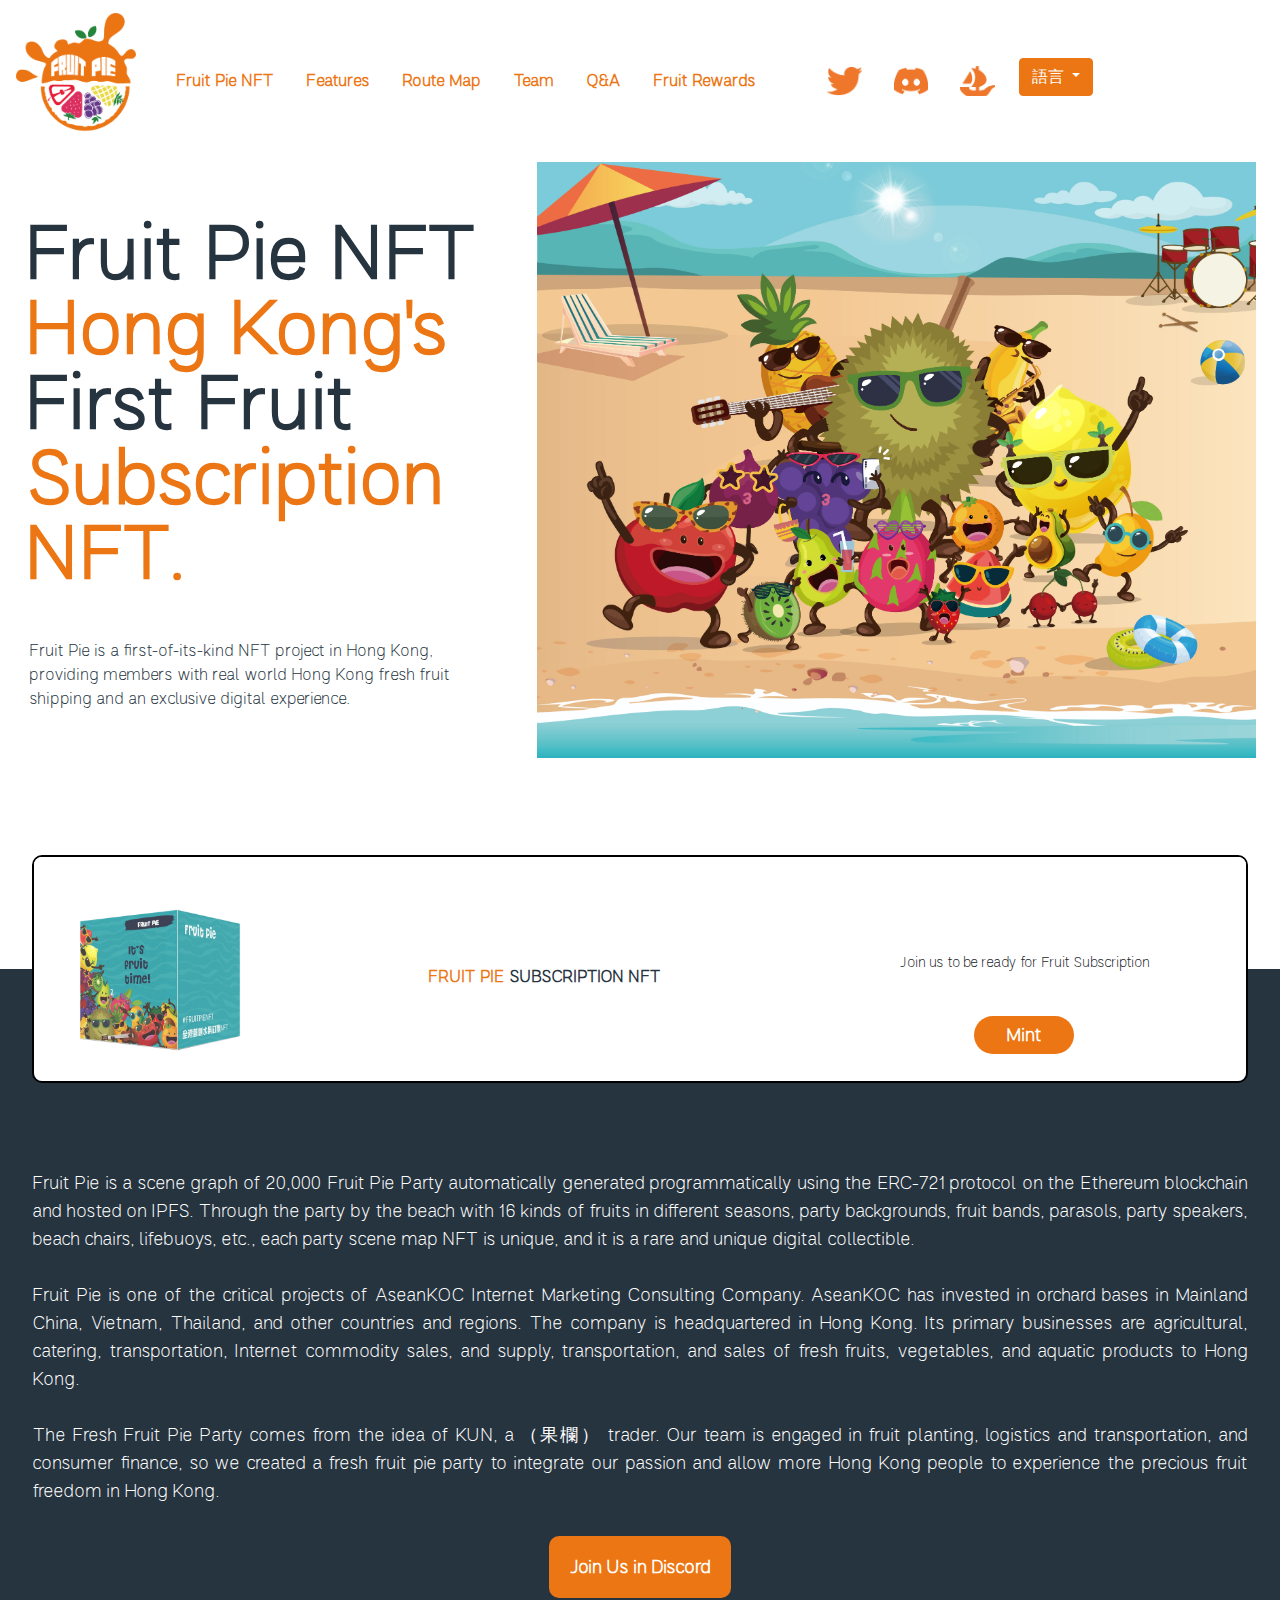
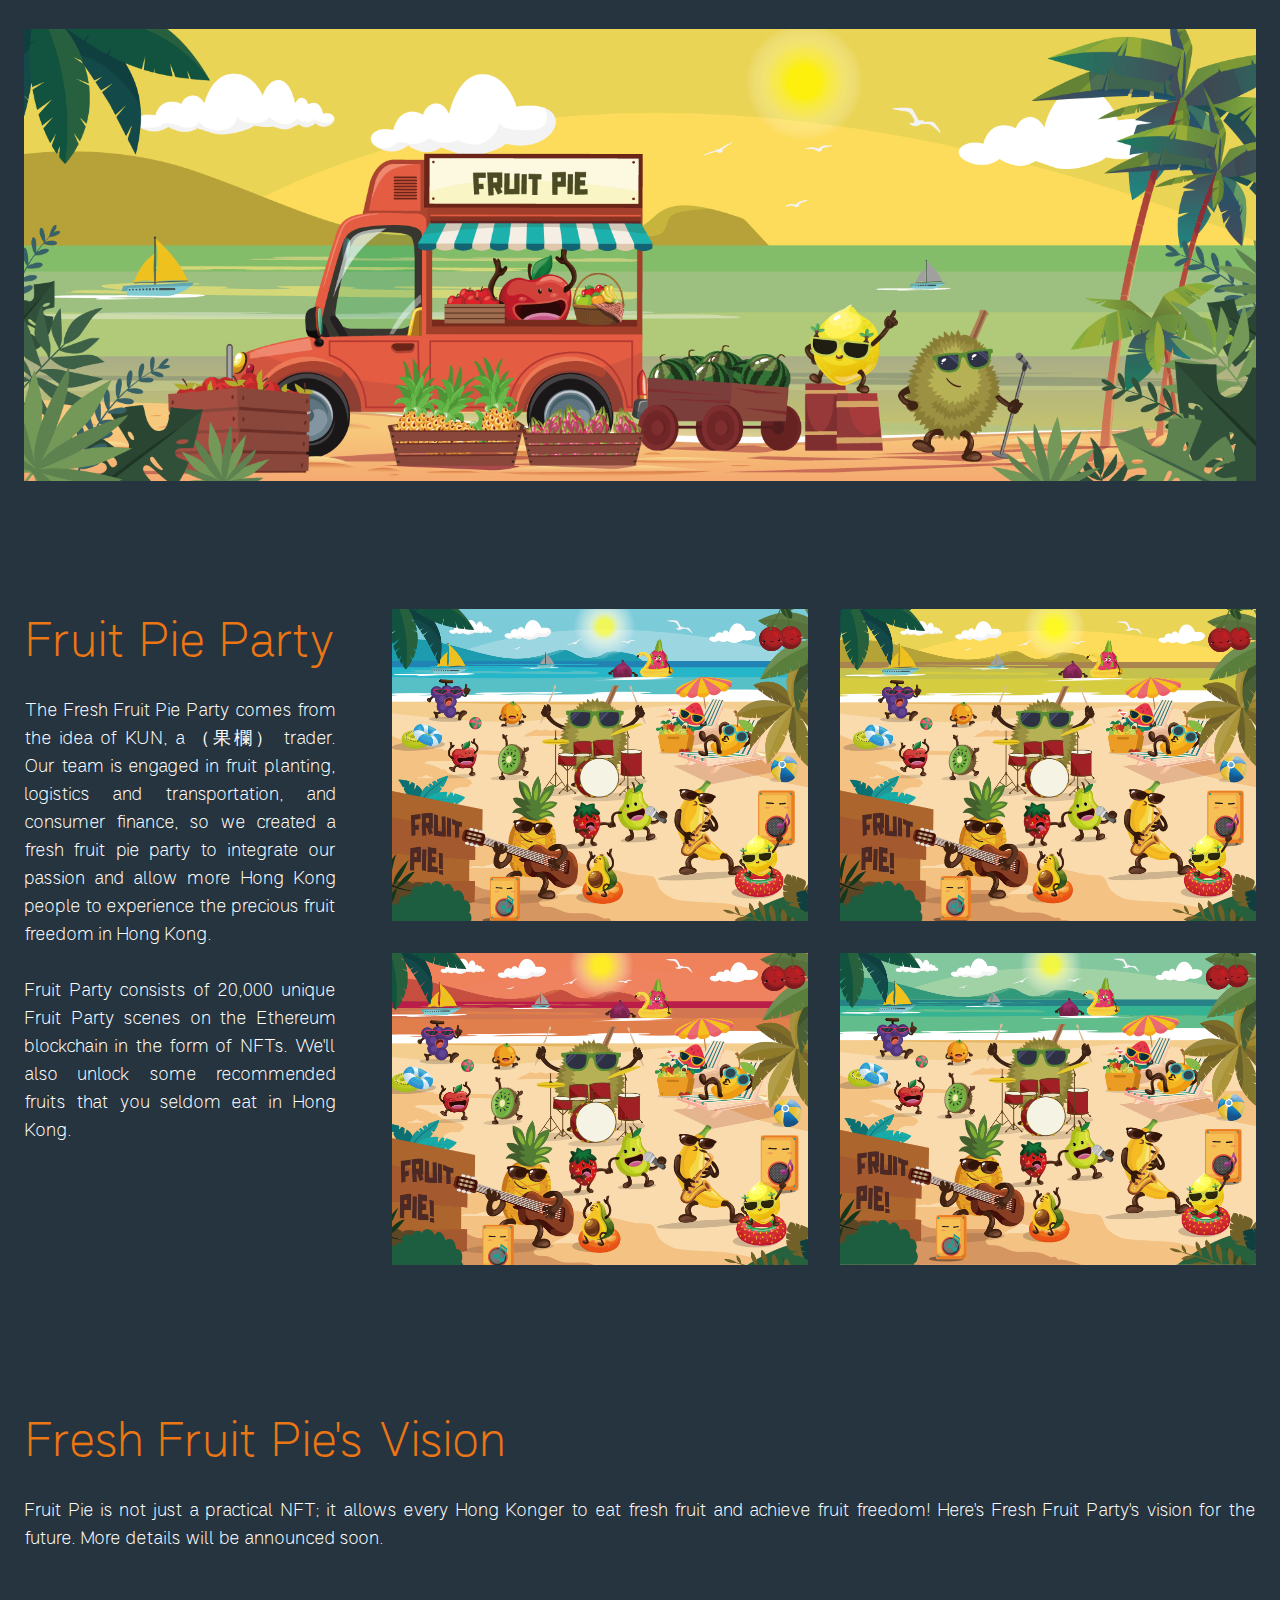
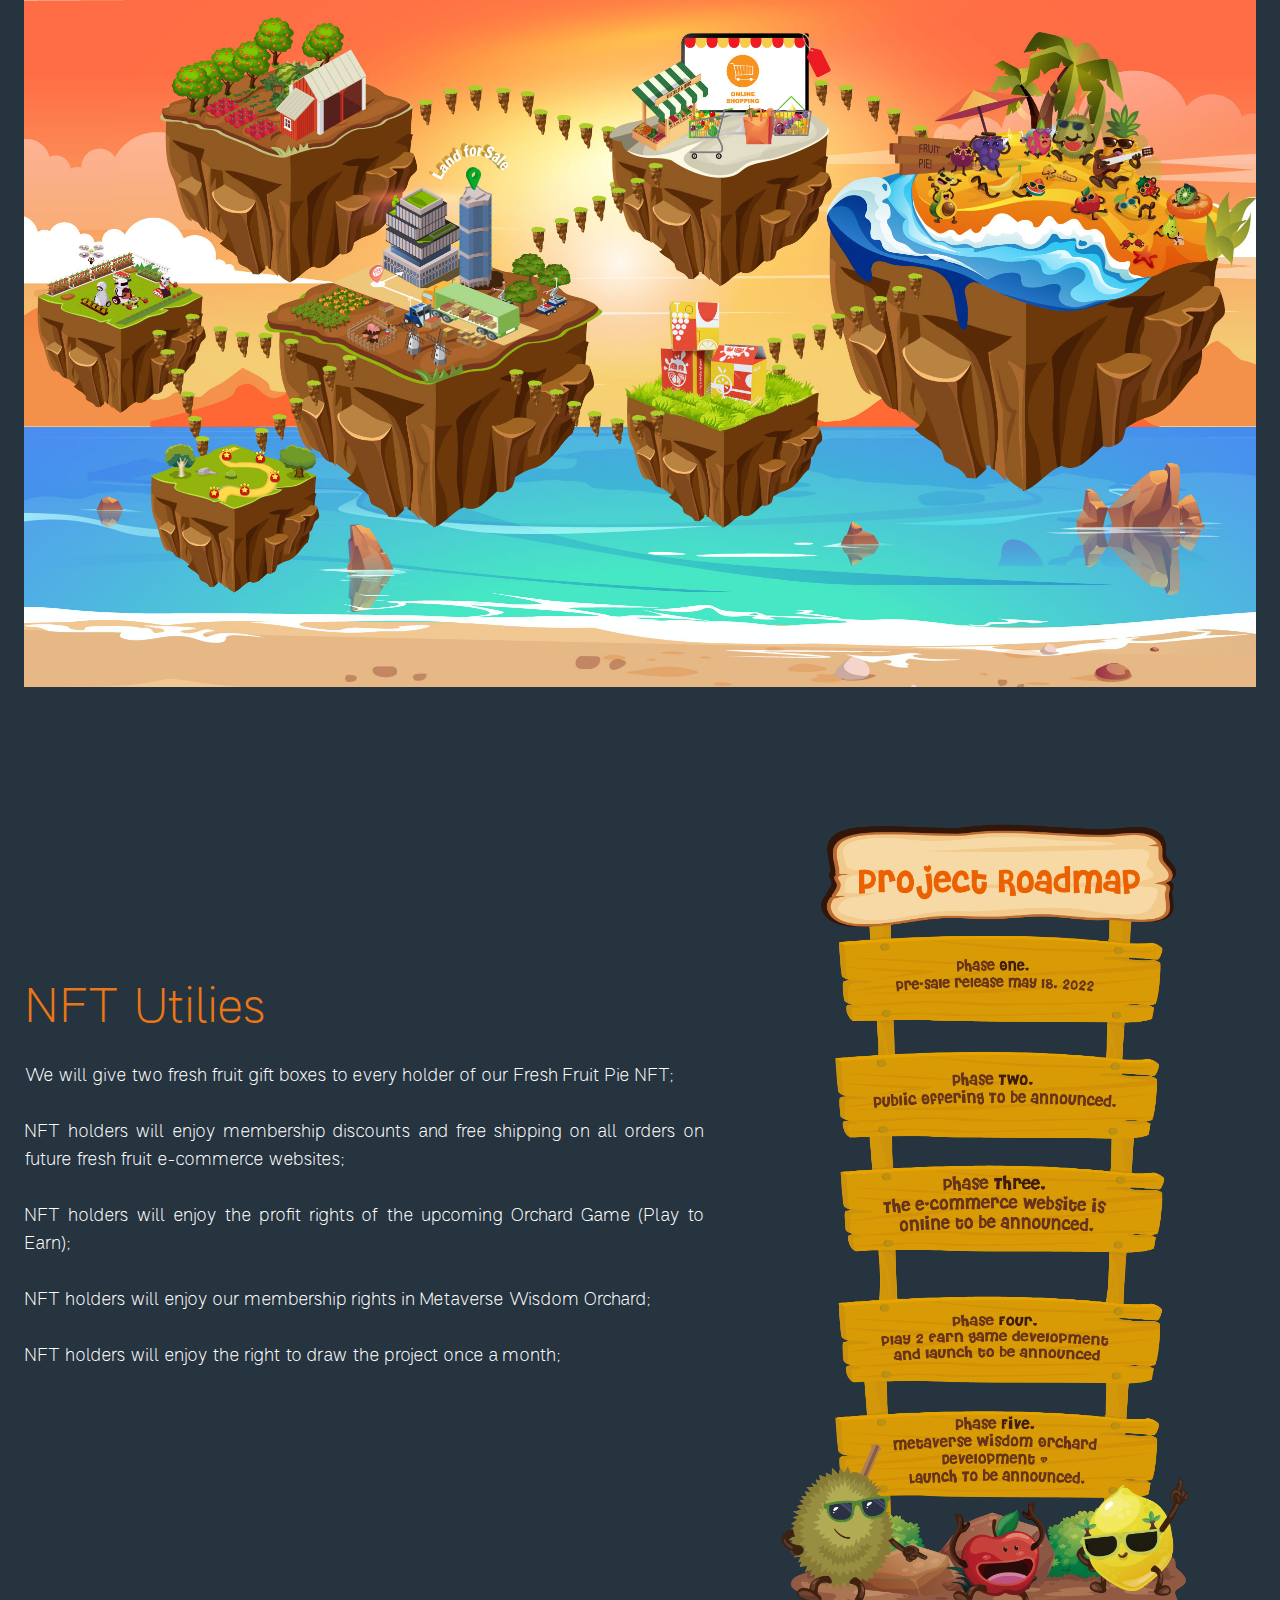
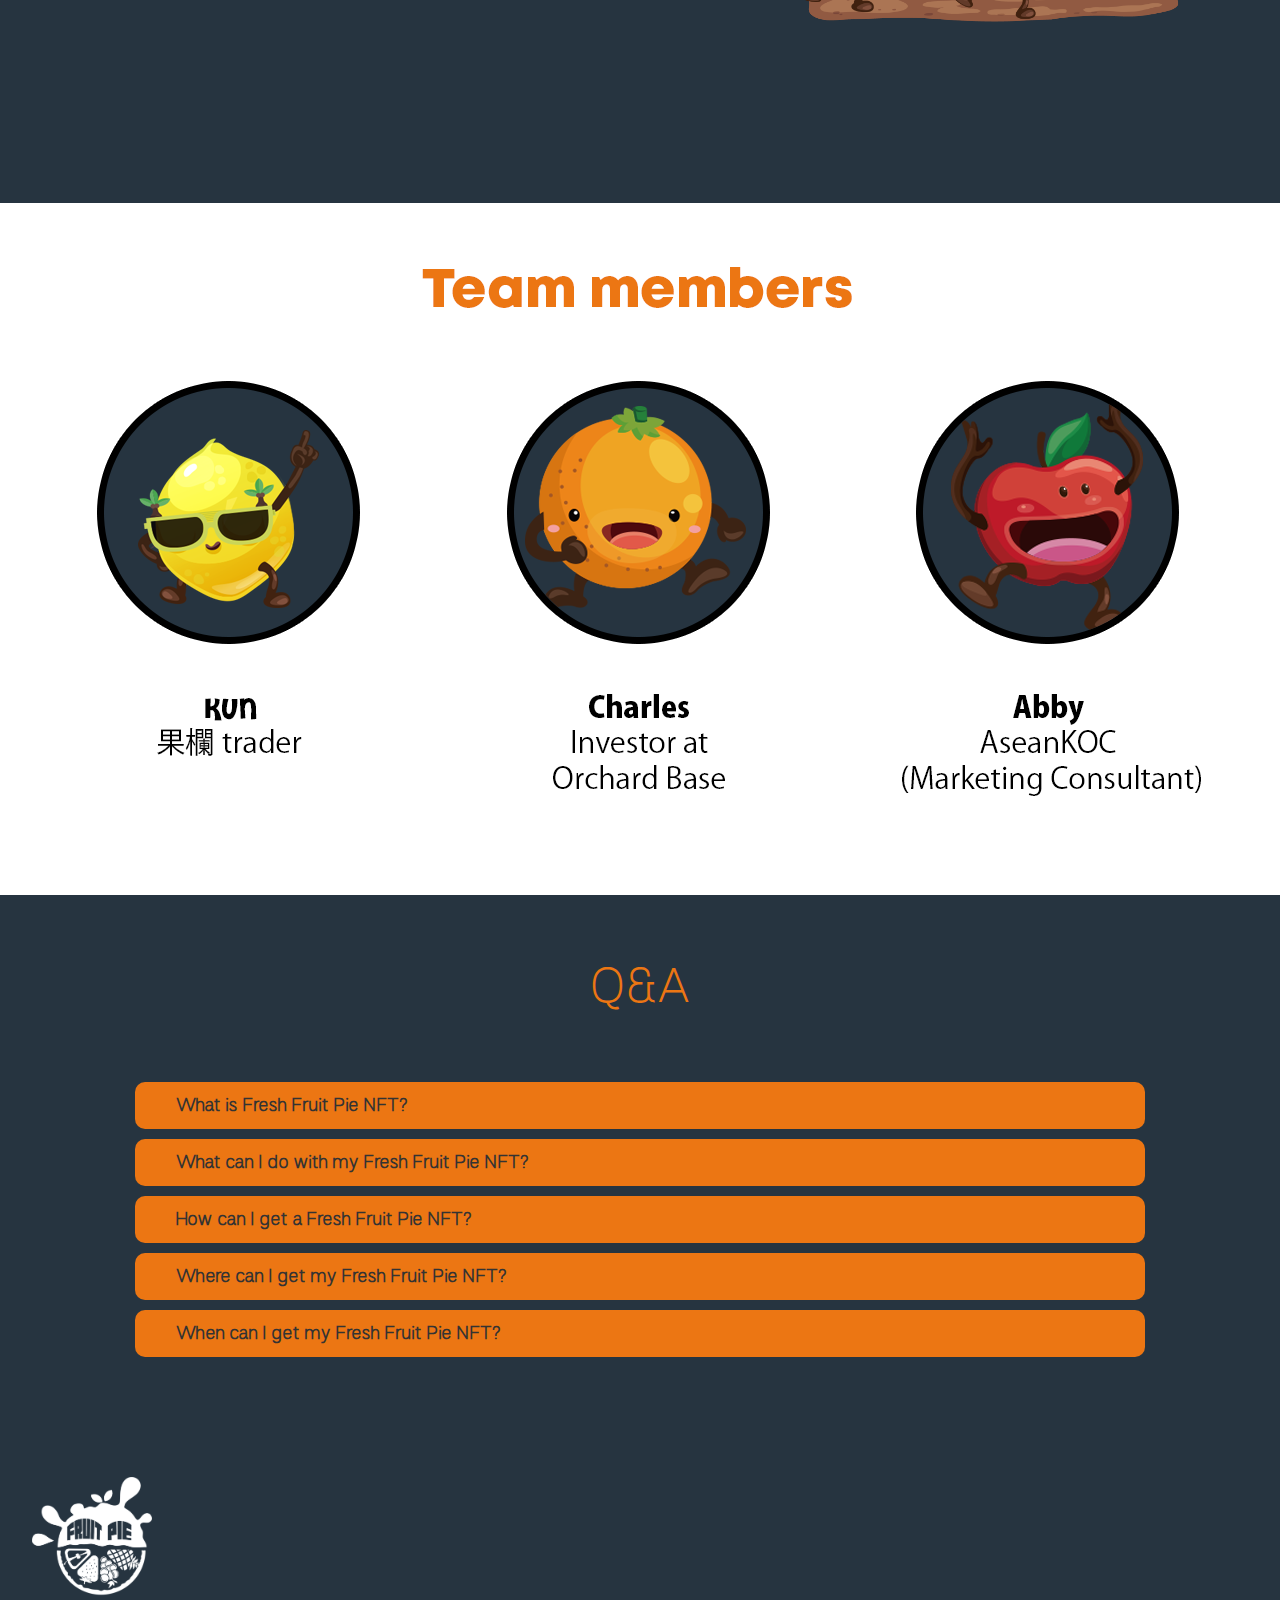
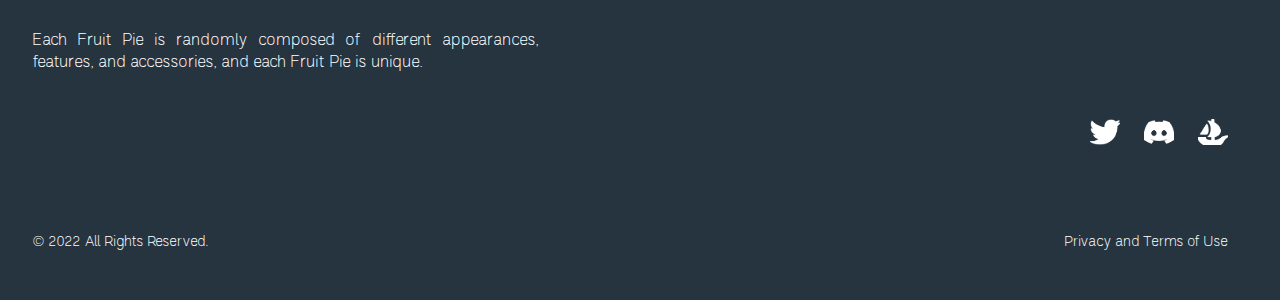
<file: index.html>
<!doctype html>
<html lang="en">
<head>
    <!-- Required meta tags -->
    <meta charset="utf-8">
    <meta name="viewport" content="width=device-width, initial-scale=1, shrink-to-fit=no">

    <!-- Bootstrap CSS -->
    <link rel="stylesheet" href="css/bootstrap.min.css">
    <link rel="stylesheet" href="css/8574bb164f2108e9c2b6.css">
    <link rel="stylesheet" href="css/d63dbf80b9bc71885d6d.css">
    <link rel="stylesheet" href="css/e1a5239e04188e48600e.css">
    <title>Fruit Pie</title>
    <style>
        @font-face {
            font-family: miduam;
            src: url(font/Mont-HeavyDEMO.otf);
        }

        * {
            font-family: miduam;
        }

        h2 {
            color: #ec7613 !important;
        }
    </style>
</head>
<body style="background-color: #263440;">
<div class="bg-light bg-cover bg-center background-image bg-no-repeat footer-top-lg">
    <nav class="navbar navbar-expand-lg navbar-light bg-light container">
        <a class="navbar-brand" href="#"><img src="images/fruit_logo.png" class="header-logo"></a>
        <button class="navbar-toggler" type="button" data-toggle="collapse" data-target="#navbarText"
                aria-controls="navbarText" aria-expanded="false" aria-label="Toggle navigation">
            <span class="navbar-toggler-icon"></span>
        </button>
        <div class="collapse navbar-collapse" id="navbarText">
            <ul class="navbar-nav mr-auto">
                <li class="nav-item ml-3">
                    <a class="nav-link" style="color: #ec7613 !important;font-weight: bold;" href="#intro">Fruit Pie
                        NFT</a>
                </li>
                <li class="nav-item ml-3">
                    <a class="nav-link" style="color: #ec7613 !important;font-weight: bold;"
                       href="#benifits">Features</a>
                </li>
                <li class="nav-item ml-3">
                    <a class="nav-link" style="color: #ec7613 !important;font-weight: bold;" href="#roadmap">Route
                        Map</a>
                </li>
                <li class="nav-item ml-3">
                    <a class="nav-link" style="color: #ec7613 !important;font-weight: bold;" href="#team">Team</a>
                </li>
                <li class="nav-item ml-3">
                    <a class="nav-link" style="color: #ec7613 !important;font-weight: bold;" href="#faq">Q&A</a>
                </li>
                <li class="nav-item ml-3">
                    <a class="nav-link" style="color: #ec7613 !important;font-weight: bold;" href="new_en.html">Fruit
                        Rewards</a>
                </li>
            </ul>
            <span class="navbar-text">
     <ul class="navbar-nav mr-auto">
         <li class="nav-item ml-3">
                <a class="nav-link" href="#"><img
                        src="images/twitter.png" class="nav-img"/></a>
            </li>
            <li class="nav-item ml-3">
                <a class="nav-link" href="#"><img src="images/discord.png" class="nav-img"/></a>
            </li>
            <li class="nav-item ml-3">
                <a class="nav-link" href="#"><img
                        src="images/opensea-logo.png" class="nav-img"/></a>
            </li>
         <il>
         <div class="btn-group ml-3" role="group">
    <button id="btnGroupDrop1" type="button" class="btn btn-secondary dropdown-toggle" data-toggle="dropdown"
            aria-haspopup="true" aria-expanded="false">
      語言
    </button>
    <div class="dropdown-menu" aria-labelledby="btnGroupDrop1">
      <a class="dropdown-item" href="index.html">English</a>
      <a class="dropdown-item" href="cn.html">中文</a>
    </div>
  </div>
             </il>
        </ul>
    </span>
        </div>
    </nav>
    <section class="md:flex lg:container px-4 mx-auto md:-mt-15">
        <div class="md:w-5/12 my-auto flex align-middle">
            <div><h1 class="font-bold text-6xl text-blue md:text-9xl xl:text-12xl leading-none  ">Fruit Pie NFT<br>
                <span style="color: #ec7613">Hong Kong's</span><br/>First Fruit<br/><span style="color: #ec7613">Subscription NFT.</span>
            </h1>
                <p class="text-blue md:w-8/12 mt-5 hidden md:block">Fruit Pie is a first-of-its-kind NFT project in Hong
                    Kong, providing members with real world Hong Kong fresh fruit shipping and an exclusive digital
                    experience.
                </p></div>
        </div>
        <div class="md:w-7/12 overflow-hidden">
            <div class="-mx-8 md:mx-0 my-3">
                <div style="display:inline-block;max-width:100%;overflow:hidden;position:relative;box-sizing:border-box;margin:0">
                    <div style="box-sizing:border-box;display:block;max-width:100%"><img
                            style="max-width:100%;display:block;margin:0;border:none;padding:0" alt=""
                            aria-hidden="true"
                            src="images/fruits/top-right.png"/>
                    </div>
                </div>
            </div>
            <p class="text-blue w-11/12 md:w-8/12 mt-5 block md:hidden">Fruit Pie is a first-of-its-kind NFT project in
                Hong Kong, providing members with real world Hong Kong fresh fruit shipping and an exclusive digital
                experience.
            </p></div>
    </section>
    <div class="lg:container mx-auto px-5 lg:px-6">
        <div class="z-10 translate-y-1/2 -mt-10">
            <article
                    class="relative flex flex-col md:items-center md:grid md:grid-cols-12 bg-white md:px-10 pt-5 pb-10 md:py-8 rounded-lg gap-x-5 text-left">
                <div class="col-start-1 md:col-end-4 lg:col-end-3 relative h-full self-center ">
                    <div class="-mt-24 mb-5 md:-mb-5">
                        <div style="display:inline-block;max-width:100%;overflow:hidden;position:relative;box-sizing:border-box; top:100px;">
                            <img src="images/fruits/packet.png">

                        </div>
                    </div>
                </div>
                <div class="md:col-start-4 lg:col-start-3 md:col-span-6 lg:col-span-7 m-auto md:m-0"><h3
                        class="text-sm font-bold mb-1 leading-none opacity-30"></h3><h4
                        class="font-bold text-blue uppercase mb-1 text-sm md:text-base"><span class="text-teal">Fruit Pie </span>Subscription
                    NFT</h4>
                </div>
                <div class="col-span-4 px-5 md:px-0 text-center md:text-left mt-5 md:mt-0"><p
                        class="mb-5 font-medium text-sm">Join us to be ready for Fruit Subscription</p><a
                        class="ui button whitespace-nowrap bg-primary rounded-full font-semibold text-md lg:text-lg py-2 px-5 md:py-3 md:px-8 text-white disabled:opacity-60 w-full md:w-auto"
                        href="http://mint.fruitpie.io">Mint</a>
                </div>
            </article>
        </div>
    </div>
</div>


<!--intro section starts here-->
<section id="intro" class="flex-1 md:container lg:container mx-auto  md:py-28 lg:py-40 mt-48 md:mt-32" style="margin-top: 200px;">
    <div class="md:w-11/12 lg:w-7/12 mx-auto"><h2
            class="leading-relaxed md:text-lg md:w-3/4 lg:w-full undefined" style="color: #ffffff !important;">
        Fruit Pie is a scene graph of 20,000 Fruit Pie Party automatically generated
        programmatically using the ERC-721 protocol on the Ethereum blockchain and hosted
        on IPFS. Through the party by the beach with 16 kinds of fruits in different seasons,
        party backgrounds, fruit bands, parasols, party speakers, beach chairs, lifebuoys, etc.,
        each party scene map NFT is unique, and it is a rare and unique digital collectible.<BR><BR>
        Fruit Pie is one of the critical projects of AseanKOC Internet Marketing Consulting
        Company. AseanKOC has invested in orchard bases in Mainland China, Vietnam,
        Thailand, and other countries and regions. The company is headquartered in Hong
        Kong. Its primary businesses are agricultural, catering, transportation, Internet
        commodity sales, and supply, transportation, and sales of fresh fruits, vegetables, and
        aquatic products to Hong Kong. <BR><BR>
        The Fresh Fruit Pie Party comes from the idea of KUN, a （果欄） trader. Our team is
        engaged in fruit planting, logistics and transportation, and consumer finance, so we
        created a fresh fruit pie party to integrate our passion and allow more Hong Kong
        people to experience the precious fruit freedom in Hong Kong. </h2>
        <p class="text-center text-primary font-bold mt-5 text-lg">
            <a href="#" target="_blank" rel="noreferrer"
               style="padding: 20px; background-color: #ec7613; border-radius: 10px;">
                Join Us in Discord
            </a>
        </p>
    </div>
    <img src="images/new-banner.png" class="mt-5 md:px-10 lg:px-6">
</section>
<!--intro section ends here-->


<!--fruit pie party section starts-->
<section id="party" class="flex-1 lg:container py-6 mx-auto md:py-12 md:px-10 lg:px-6 md:pt-8 lg:pt-20">
    <div class="md:flex lg:grid grid-cols-7 gap-x-14 text-white md:flex-col">
        <div class="relative w-full mb-5 col-span-5 md:mb-14 text-center col-start-3" id="hidden">
            <div class="hidden md:grid grid-cols-2 gap-8">
                <div style="display:inline-block;max-width:100%;overflow:hidden;position:relative;box-sizing:border-box;margin:0">
                    <div style="box-sizing:border-box;display:block;max-width:100%"><img
                            style="max-width:100%;display:block;margin:0;border:none;padding:0" alt=""
                            aria-hidden="true"
                            src="images/fruits/4-1.png"/>
                    </div>
                    <img alt=""
                         src="images/fruits/4-1.png"
                         decoding="async" data-nimg="intrinsic"
                         style="position:absolute;top:0;left:0;bottom:0;right:0;box-sizing:border-box;padding:0;border:none;margin:auto;display:block;width:0;height:0;min-width:100%;max-width:100%;min-height:100%;max-height:100%"/>
                </div>
                <div style="display:inline-block;max-width:100%;overflow:hidden;position:relative;box-sizing:border-box;margin:0">
                    <div style="box-sizing:border-box;display:block;max-width:100%"><img
                            style="max-width:100%;display:block;margin:0;border:none;padding:0" alt=""
                            aria-hidden="true"
                            src="images/fruits/4-2.png"/>
                    </div>
                    <img alt=""
                         src="images/fruits/4-2.png"
                         decoding="async" data-nimg="intrinsic"
                         style="position:absolute;top:0;left:0;bottom:0;right:0;box-sizing:border-box;padding:0;border:none;margin:auto;display:block;width:0;height:0;min-width:100%;max-width:100%;min-height:100%;max-height:100%"/>
                </div>
                <div style="display:inline-block;max-width:100%;overflow:hidden;position:relative;box-sizing:border-box;margin:0">
                    <div style="box-sizing:border-box;display:block;max-width:100%"><img
                            style="max-width:100%;display:block;margin:0;border:none;padding:0" alt=""
                            aria-hidden="true"
                            src="images/fruits/4-3.png"/>
                    </div>
                    <img alt=""
                         src="images/fruits/4-3.png"
                         decoding="async" data-nimg="intrinsic"
                         style="position:absolute;top:0;left:0;bottom:0;right:0;box-sizing:border-box;padding:0;border:none;margin:auto;display:block;width:0;height:0;min-width:100%;max-width:100%;min-height:100%;max-height:100%"/>
                </div>
                <div style="display:inline-block;max-width:100%;overflow:hidden;position:relative;box-sizing:border-box;margin:0">
                    <div style="box-sizing:border-box;display:block;max-width:100%"><img
                            style="max-width:100%;display:block;margin:0;border:none;padding:0" alt=""
                            aria-hidden="true"
                            src="images/fruits/4-4.png"/>
                    </div>
                    <img alt=""
                         src="images/fruits/4-4.png"
                         decoding="async" data-nimg="intrinsic"
                         style="position:absolute;top:0;left:0;bottom:0;right:0;box-sizing:border-box;padding:0;border:none;margin:auto;display:block;width:0;height:0;min-width:100%;max-width:100%;min-height:100%;max-height:100%"/>
                </div>
            </div>
            <div class="md:hidden">
                <div class="swiper">
                    <div class="swiper-scrollbar"></div>
                    <div class="swiper-wrapper">
                        <div class="swiper-slide" style="width:90%">
                            <div class="relative w-full max-w-full pb-[90%]">
                                <div style="display:block;overflow:hidden;position:absolute;top:0;left:0;bottom:0;right:0;box-sizing:border-box;margin:0">
                                    <img alt="Slideshow image 0"
                                         src="images/fruits/4-1.png"
                                         decoding="async" data-nimg="fill"
                                         style="position:absolute;top:0;left:0;bottom:0;right:0;box-sizing:border-box;padding:0;border:none;margin:auto;display:block;width:0;height:0;min-width:100%;max-width:100%;min-height:100%;max-height:100%;object-fit:contain"/>
                                </div>
                            </div>
                        </div>
                    </div>
                </div>
            </div>
        </div>
        <div class="md:px-0 col-span-2 col-start-1 row-start-1"><h2
                class="text-white text-4xl md:text-8xl font-medium mb-4 leading-tight">Fruit Pie Party</h2>
            <p class="leading-relaxed md:text-lg md:w-3/4 lg:w-full undefined">
                The Fresh Fruit Pie Party comes from the idea of KUN, a （果欄） trader. Our team is
                engaged in fruit planting, logistics and transportation, and consumer finance, so we
                created a fresh fruit pie party to integrate our passion and allow more Hong Kong
                people to experience the precious fruit freedom in Hong Kong. <br><br>
                Fruit Party consists of 20,000 unique Fruit Party scenes on the Ethereum blockchain in
                the form of NFTs. We'll also unlock some recommended fruits that you seldom eat in
                Hong Kong.
            </p>
        </div>
    </div>
</section>
<!--fruit pie party section ends-->

<!--fruit pie vision section starts here-->
<div id="vision" class="pb-5 overflow-hidden">
    <section class="flex-1 lg:container py-6 mx-auto md:py-12 md:px-10 lg:px-6 md:pb-24 lg:pb-2">
        <div class="md:flex gap-x-14 text-white">
            <div>
                <h2
                        class="text-white text-4xl md:text-8xl font-medium mb-4 leading-tight">Fresh Fruit Pie's
                    Vision</h2>
                <p class="leading-relaxed md:text-lg md:w-3/4 lg:w-full undefined">Fruit Pie is not just a practical
                    NFT; it allows every Hong Konger to eat fresh fruit and
                    achieve fruit freedom! Here's Fresh Fruit Party's vision for the future. More details will
                    be announced soon.
                </p>
                <img src="images/fruits/3rd-middle.png" class="mt-5">
            </div>
        </div>
    </section>
</div>
<!--fruit pie vision section ends here-->


<!--roadmap and nft utilities section start here-->
<section id="roadmap" class="flex-1 lg:container py-6 mx-auto md:py-12 md:px-10 lg:px-6 md:pt-8 lg:pt-10">
    <div class="md:flex lg:grid grid-cols-7 gap-x-14 text-white md:flex-col">
        <div class="relative w-full mb-5 col-span-3 md:mb-14 col-start-5 text-right">
            <div style="display:inline-block;max-width:100%;overflow:hidden;position:relative;box-sizing:border-box;margin:0">
                <div style="box-sizing:border-box;display:block;max-width:100%"><img
                        style="max-height:100%;display:block;margin:0;border:none;padding:0" alt=""
                        aria-hidden="true"
                        src="images/roadmap.png"/>
                </div>
                <img alt="Community Coffee Wallet Explained"
                     src="images/roadmap.png"
                     decoding="async" data-nimg="intrinsic"
                     style="position:absolute;top:0;left:0;bottom:0;right:0;box-sizing:border-box;padding:0;border:none;margin:auto;display:block;width:0;height:0;min-width:100%;max-width:100%;min-height:100%;max-height:100%"/>
            </div>
        </div>
        <div id="benifits" class="md:px-0 col-span-4 col-start-1 row-start-1" style="margin-top: 200px;"><h2
                class="text-white text-4xl md:text-8xl font-medium mb-4 leading-tight">NFT Utilies</h2>
            <p class="leading-relaxed md:text-lg md:w-3/4 lg:w-full undefined">
                We will give two fresh fruit gift boxes to every holder of our Fresh Fruit Pie NFT;
                <br>
                <br>
                NFT holders will enjoy membership discounts and free shipping on all orders on future fresh fruit
                e-commerce websites;
                <br>
                <br>
                NFT holders will enjoy the profit rights of the upcoming Orchard Game (Play to Earn);<br><br>
                NFT holders will enjoy our membership rights in Metaverse Wisdom Orchard;<br><br>
                NFT holders will enjoy the right to draw the project once a month;
            </p></div>
    </div>
</section>
<!--roadmap and nft utilities section end here-->

<!--team section starts here-->
<section id="team" style="background-color: #ffffff">
    <div class="lg:container mx-auto md:px-6">
        <div class="mt-10">
            <div style="display:inline-block;max-width:100%;overflow:hidden;position:relative;box-sizing:border-box;margin:0">
                <div style="box-sizing:border-box;display:block;max-width:100%"><img
                        style="max-width:100%;display:block;margin:0;border:none;padding:0" alt=""
                        aria-hidden="true"
                        src="images/team-en.png"/>
                </div>
                <img alt="Breakfast&#x27;s Vision"
                     src="images/team-en.png"
                     decoding="async" data-nimg="intrinsic"
                     style="position:absolute;top:0;left:0;bottom:0;right:0;box-sizing:border-box;padding:0;border:none;margin:auto;display:block;width:0;height:0;min-width:100%;max-width:100%;min-height:100%;max-height:100%"/>
            </div>
        </div>
    </div>
</section>
<!--team section ends here-->


<!--faq section starts here-->
<section id="faq" class="faq">
    <div class="container">
        <div class="faq-title">
            <h2 class="text-white text-4xl md:text-8xl font-medium mb-4 leading-tight">Q&A</h2>
        </div>
        <ul class="faq-list">
            <li data-aos="fade-up" data-aos-delay="100" class="aos-init aos-animate">
                <a data-toggle="collapse" class="collapsed" href="#faq1" aria-expanded="false"> What is Fresh Fruit Pie
                    NFT?
                    <i class="fas fa-arrow-up"></i></a>
                <div id="faq1" class="collapse" data-parent=".faq-list" style="">
                    <p>
                        Fruit Pie is a group of NFT fruit ecosystems that exist on the Ethereum blockchain in ERC-721
                        tokens. Each NFT is a unique digital collectible that can be used as a membership token to
                        unlock
                        fresh and carefully selected fruits delivered for free intermittently by Fruit Pie. In addition
                        to real world utility, members will also have access to a growing online community, live events,
                        a library
                        of digital content, and discounts at the Fresh Fruit Pie online store through the newly launched
                        e-commerce platform. It consists of 20,000 unique fresh fruit delivery scenarios. Each is a
                        unique
                        digital collectible that lives on the Ethereum blockchain as an ERC-721 token
                    </p>
                </div>
            </li>

            <li data-aos="fade-up" data-aos-delay="200" class="aos-init aos-animate">
                <a data-toggle="collapse" href="#faq2" class="collapsed"> What can I do with my Fresh Fruit Pie NFT? <i
                        class="fas fa-arrow-up"></i></a>
                <div id="faq2" class="collapse" data-parent=".faq-list">
                    <p>
                        Fresh fruit pie NFT holders need to visit the gift box collection page on the website, connect
                        to
                        the Metamask wallet and enter your delivery address information to receive our gift box. This is
                        done so that secondary market buyers can still pick up the Fresh Fruit Box, and we will give you
                        plenty of time to claim your Fresh Fruit Box in the #announcements channel. Be sure to change
                        your social media banner and tell your family and friends to share the fruity freedom of Fresh
                        Fruit
                        Pie!
                    </p>
                </div>
            </li>

            <li data-aos="fade-up" data-aos-delay="300" class="aos-init aos-animate">
                <a data-toggle="collapse" href="#faq3" class="collapsed"> How can I get a Fresh Fruit Pie NFT?<i
                        class="fas fa-arrow-up"></i></a>
                <div id="faq3" class="collapse" data-parent=".faq-list">
                    <p>
                        All you need is a MetaMask wallet with Ethereum, and you are good to go!
                    </p>
                </div>
            </li>

            <li data-aos="fade-up" data-aos-delay="400" class="aos-init aos-animate">
                <a data-toggle="collapse" href="#faq4" class="collapsed"> Where can I get my Fresh Fruit Pie NFT?<i
                        class="fas fa-arrow-up"></i></a>
                <div id="faq4" class="collapse" data-parent=".faq-list">
                    <p>
                        When our pre-sale and public sale start, you can get Fresh Fruit Pie NFT through our website.
                        After the public sale, you can trade, buy or sell on Opensea.
                    </p>
                </div>
            </li>

            <li data-aos="fade-up" data-aos-delay="500" class="aos-init aos-animate">
                <a data-toggle="collapse" href="#faq5" class="collapsed"> When can I get my Fresh Fruit Pie NFT?<i
                        class="fas fa-arrow-up"></i></a>
                <div id="faq5" class="collapse" data-parent=".faq-list">
                    <p>
                        Please stay tuned to our Twitter, official website, and Discord channel to update the release
                        time
                        and our plans!
                    </p>
                </div>
            </li>
        </ul>
    </div>
</section>
<!--faq section ends here-->


<footer class="pb-12 lg:pt-10">
    <div class=" px-5 lg:container mx-auto md:flex-no-wrap md:px-10 lg:px-6">
        <div class="lg:mb-8"><a class="block" href="index.html">
            <img src="images/Fruit_logo_footer.png" alt="Logo" style="width: 120px;">
        </a></div>
        <div class="md:flex text-white py-8 md:py-0 md:mb-20"><p class="leading-snug md:w-3/4 lg:w-5/12">Each Fruit Pie
            is randomly composed of different appearances, features, and accessories, and each Fruit Pie is unique.</p>
            <ul class="hidden md:flex md:justify-end md:flex-grow mt-4">
                <li class="mt-3 md:mt-0 md:ml-6 mr-6 md:mr-0"><a class="block text-white"
                                                                 href="#">
                    <div style="display:inline-block;width: 30px;overflow:hidden;position:relative;box-sizing:border-box;margin:0">
                        <div style="box-sizing:border-box;display:block;max-width:100%"><img
                                style="max-width:100%;display:block;margin:0;border:none;padding:0" alt=""
                                aria-hidden="true"
                                src="images/Twitter%20white.png"/>
                        </div>
                        <img src="images/Twitter%20white.png"
                             decoding="async" data-nimg="intrinsic" class="hover:opacity-50"
                             style="position:absolute;top:0;left:0;bottom:0;right:0;box-sizing:border-box;padding:0;border:none;margin:auto;display:block;width:0;height:0;min-width:100%;max-width:100%;min-height:100%;max-height:100%"/>
                    </div>
                </a></li>
                <li class="mt-3 md:mt-0 md:ml-6 mr-6 md:mr-0"><a class="block text-white"
                                                                 href="#">
                    <div style="display:inline-block;width: 30px;overflow:hidden;position:relative;box-sizing:border-box;margin:0">
                        <div style="box-sizing:border-box;display:block;max-width:100%"><img
                                style="max-width:100%;display:block;margin:0;border:none;padding:0" alt=""
                                aria-hidden="true"
                                src="images/Discord-white.png"/>
                        </div>
                        <img src="images/Discord-white.png"
                             decoding="async" data-nimg="intrinsic" class="hover:opacity-50"
                             style="position:absolute;top:0;left:0;bottom:0;right:0;box-sizing:border-box;padding:0;border:none;margin:auto;display:block;width:0;height:0;min-width:100%;max-width:100%;min-height:100%;max-height:100%"/>
                    </div>
                </a></li>
                <li class="mt-3 md:mt-0 md:ml-6 mr-6 md:mr-0"><a class="block text-white"
                                                                 href="#">
                    <div style="display:inline-block;width: 30px;overflow:hidden;position:relative;box-sizing:border-box;margin:0">
                        <div style="box-sizing:border-box;display:block;max-width:100%"><img
                                style="max-width:100%;display:block;margin:0;border:none;padding:0" alt=""
                                aria-hidden="true"
                                src="images/open%20sea%20white.png"/>
                        </div>
                        <img src="images/open%20sea%20white.png"
                             decoding="async" data-nimg="intrinsic" class="hover:opacity-50"
                             style="position:absolute;top:0;left:0;bottom:0;right:0;box-sizing:border-box;padding:0;border:none;margin:auto;display:block;width:0;height:0;min-width:100%;max-width:100%;min-height:100%;max-height:100%"/>
                    </div>
                </a></li>
            </ul>
        </div>
        <div class="md:flex text-white text-sm">
            <div class="md:w-3/4"><p>©<!-- --> 2022<!-- --> All Rights Reserved. </p>
                <p class="text-white opacity-20"><a href="https://opensea.io/Breakfast" target="_blank"
                                                    rel="noopener noreferrer"><!--The Bored Breakfast Club’s Apes
                    are held here.--></a></p></div>
            <div class="hidden md:flex md:justify-end flex-grow"><a
                    href="privacy.html">Privacy and Terms of Use</a></div>
        </div>
        <div class="md:hidden flex">
            <ul class="flex md:justify-end md:flex-grow">
                <li class="mt-3 md:mt-0 md:ml-6 mr-6 md:mr-0"><a class="block text-white"
                                                                 href="#">
                    <div style="display:inline-block;width:30px;overflow:hidden;position:relative;box-sizing:border-box;margin:0">
                        <div style="box-sizing:border-box;display:block;width:30px;"><img
                                style="width:30px;display:block;margin:0;border:none;padding:0" alt=""
                                aria-hidden="true"
                                src="images/Twitter%20white.png"/>
                        </div>
                        <img alt="Twitter"
                             src="images/Twitter%20white.png"
                             decoding="async" data-nimg="intrinsic"
                             style="position:absolute;top:0;left:0;bottom:0;right:0;box-sizing:border-box;padding:0;border:none;margin:auto;display:block;width:30px;"/>

                    </div>
                </a></li>
                <li class="mt-3 md:mt-0 md:ml-6 mr-6 md:mr-0"><a class="block text-white"
                                                                 href="#">
                    <div style="display:inline-block;width: 30px;overflow:hidden;position:relative;box-sizing:border-box;margin:0">
                        <div style="box-sizing:border-box;display:block;max-width:100%"><img
                                style="max-width:100%;display:block;margin:0;border:none;padding:0" alt=""
                                aria-hidden="true"
                                src="images/Discord-white.png"/>
                        </div>
                        <img alt="Discord"
                             src="images/Discord-white.png"
                             decoding="async" data-nimg="intrinsic"
                             style="position:absolute;top:0;left:0;bottom:0;right:0;box-sizing:border-box;padding:0;border:none;margin:auto;display:block;width:0;height:0;min-width:100%;max-width:100%;min-height:100%;max-height:100%"/>
                    </div>
                </a></li>
            </ul>
            <div class="flex justify-end flex-grow items-center text-sm text-white"><a
                    class="block " href="privacy.html">Privacy and Terms of Use</a></div>
        </div>
    </div>
</footer>
<!-- Optional JavaScript -->
<!-- jQuery first, then Popper.js, then Bootstrap JS -->
<script src="https://code.jquery.com/jquery-3.2.1.slim.min.js"
        integrity="sha384-KJ3o2DKtIkvYIK3UENzmM7KCkRr/rE9/Qpg6aAZGJwFDMVNA/GpGFF93hXpG5KkN"
        crossorigin="anonymous"></script>
<script src="https://cdn.jsdelivr.net/npm/popper.js@1.12.9/dist/umd/popper.min.js"
        integrity="sha384-ApNbgh9B+Y1QKtv3Rn7W3mgPxhU9K/ScQsAP7hUibX39j7fakFPskvXusvfa0b4Q"
        crossorigin="anonymous"></script>
<script src="https://cdn.jsdelivr.net/npm/bootstrap@4.0.0/dist/js/bootstrap.min.js"
        integrity="sha384-JZR6Spejh4U02d8jOt6vLEHfe/JQGiRRSQQxSfFWpi1MquVdAyjUar5+76PVCmYl"
        crossorigin="anonymous"></script>
</body>
</html>
</file>
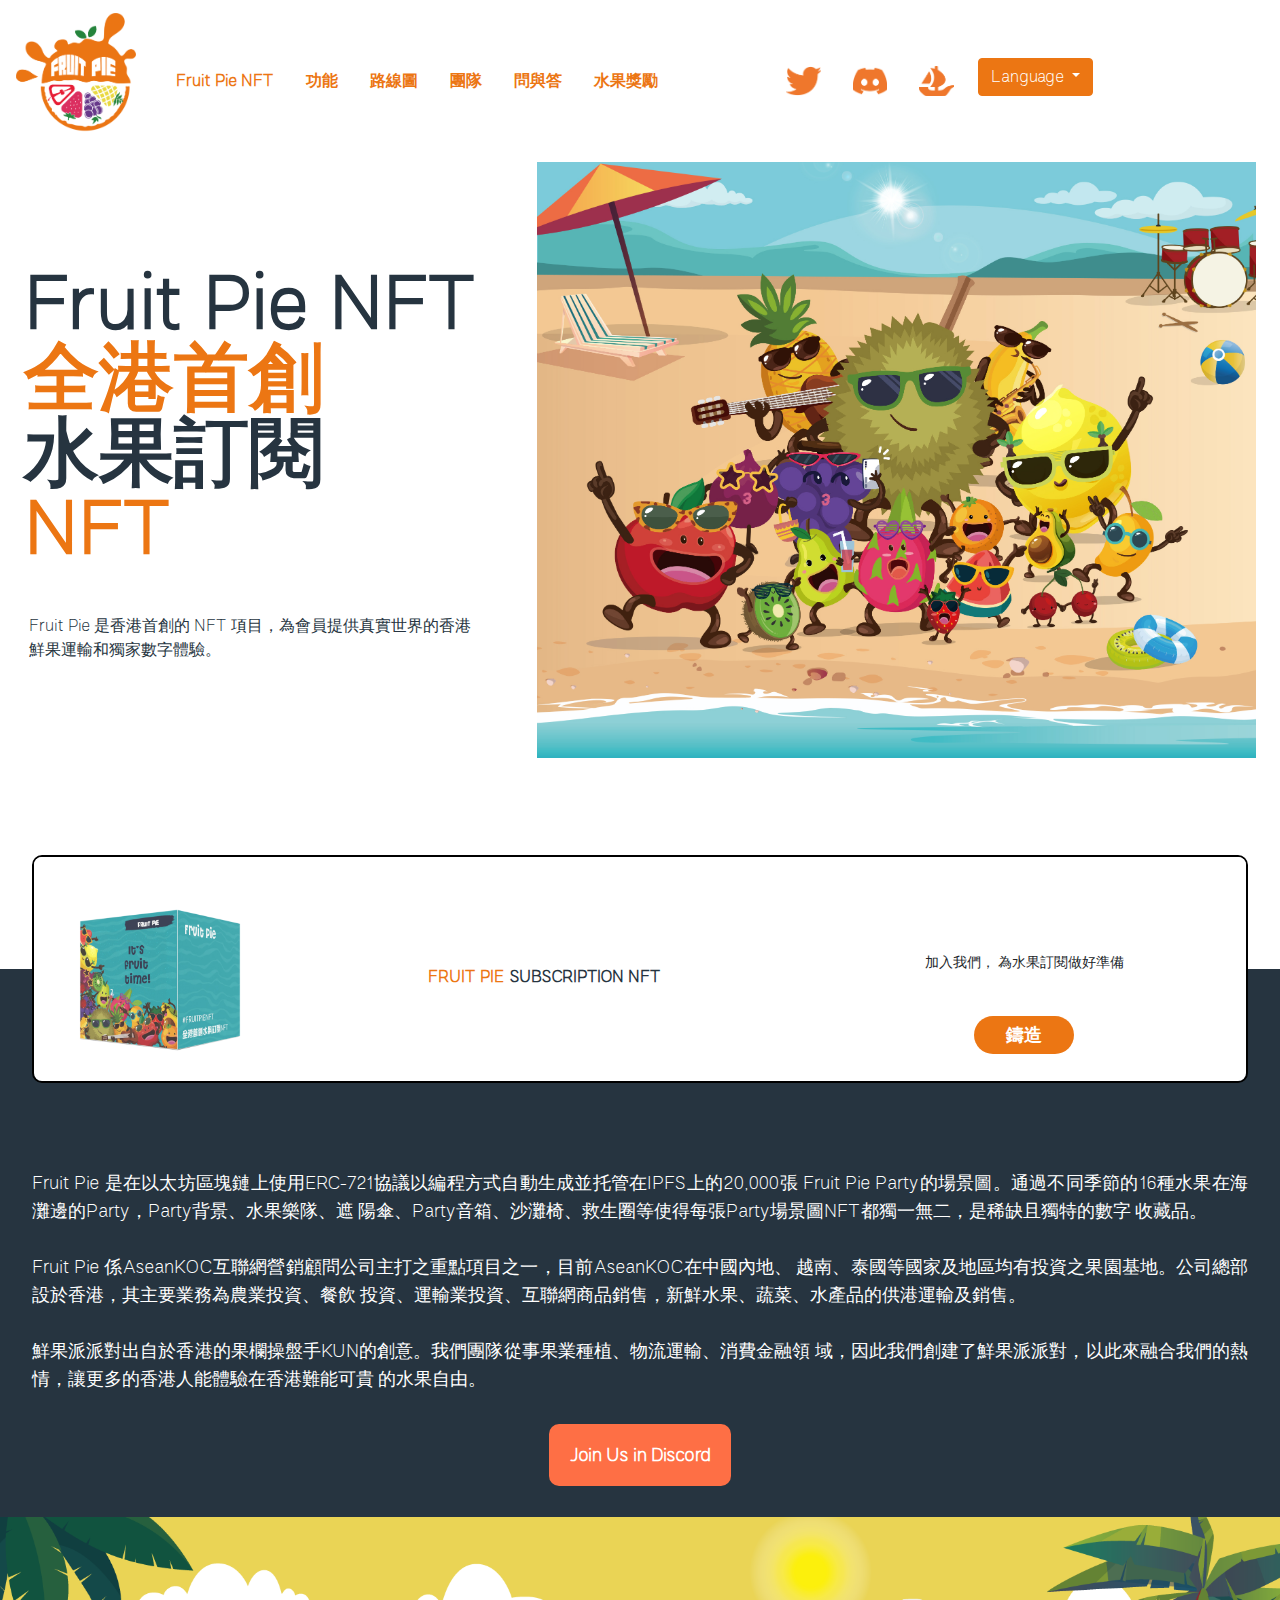
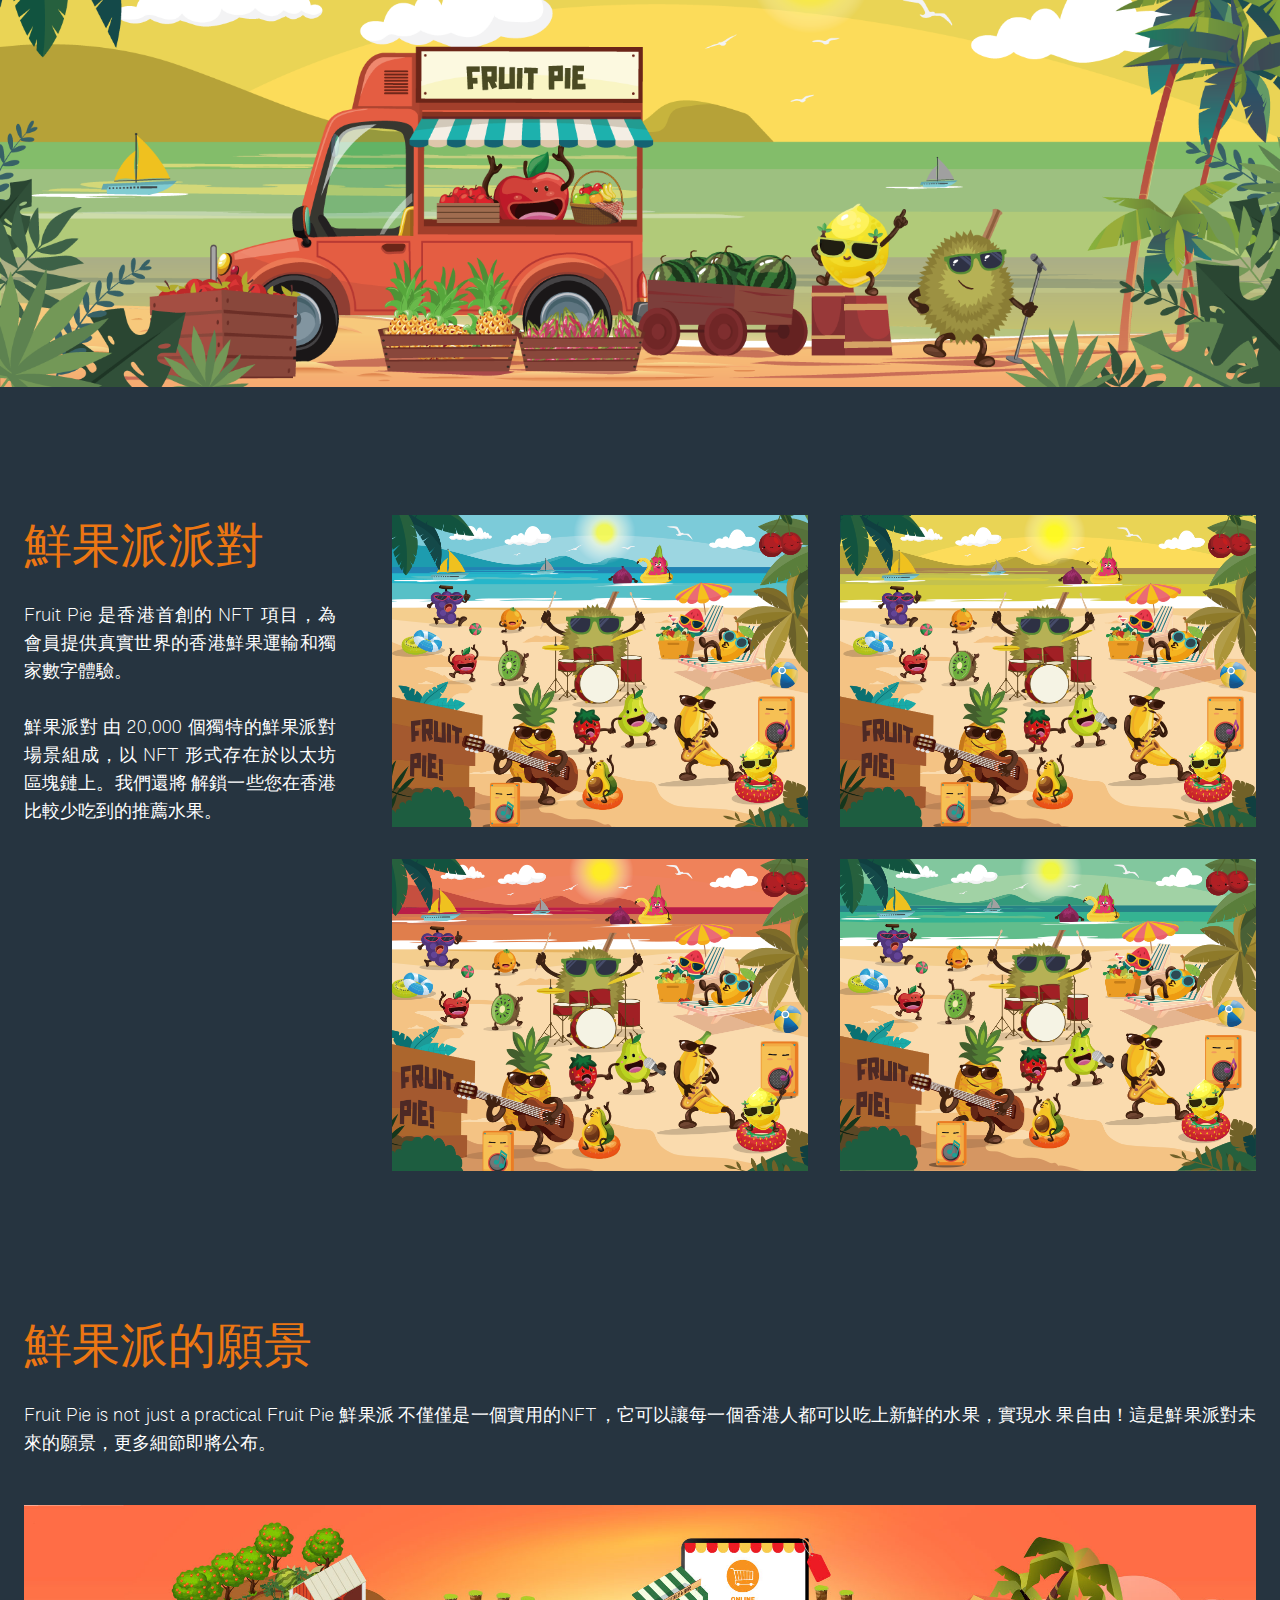
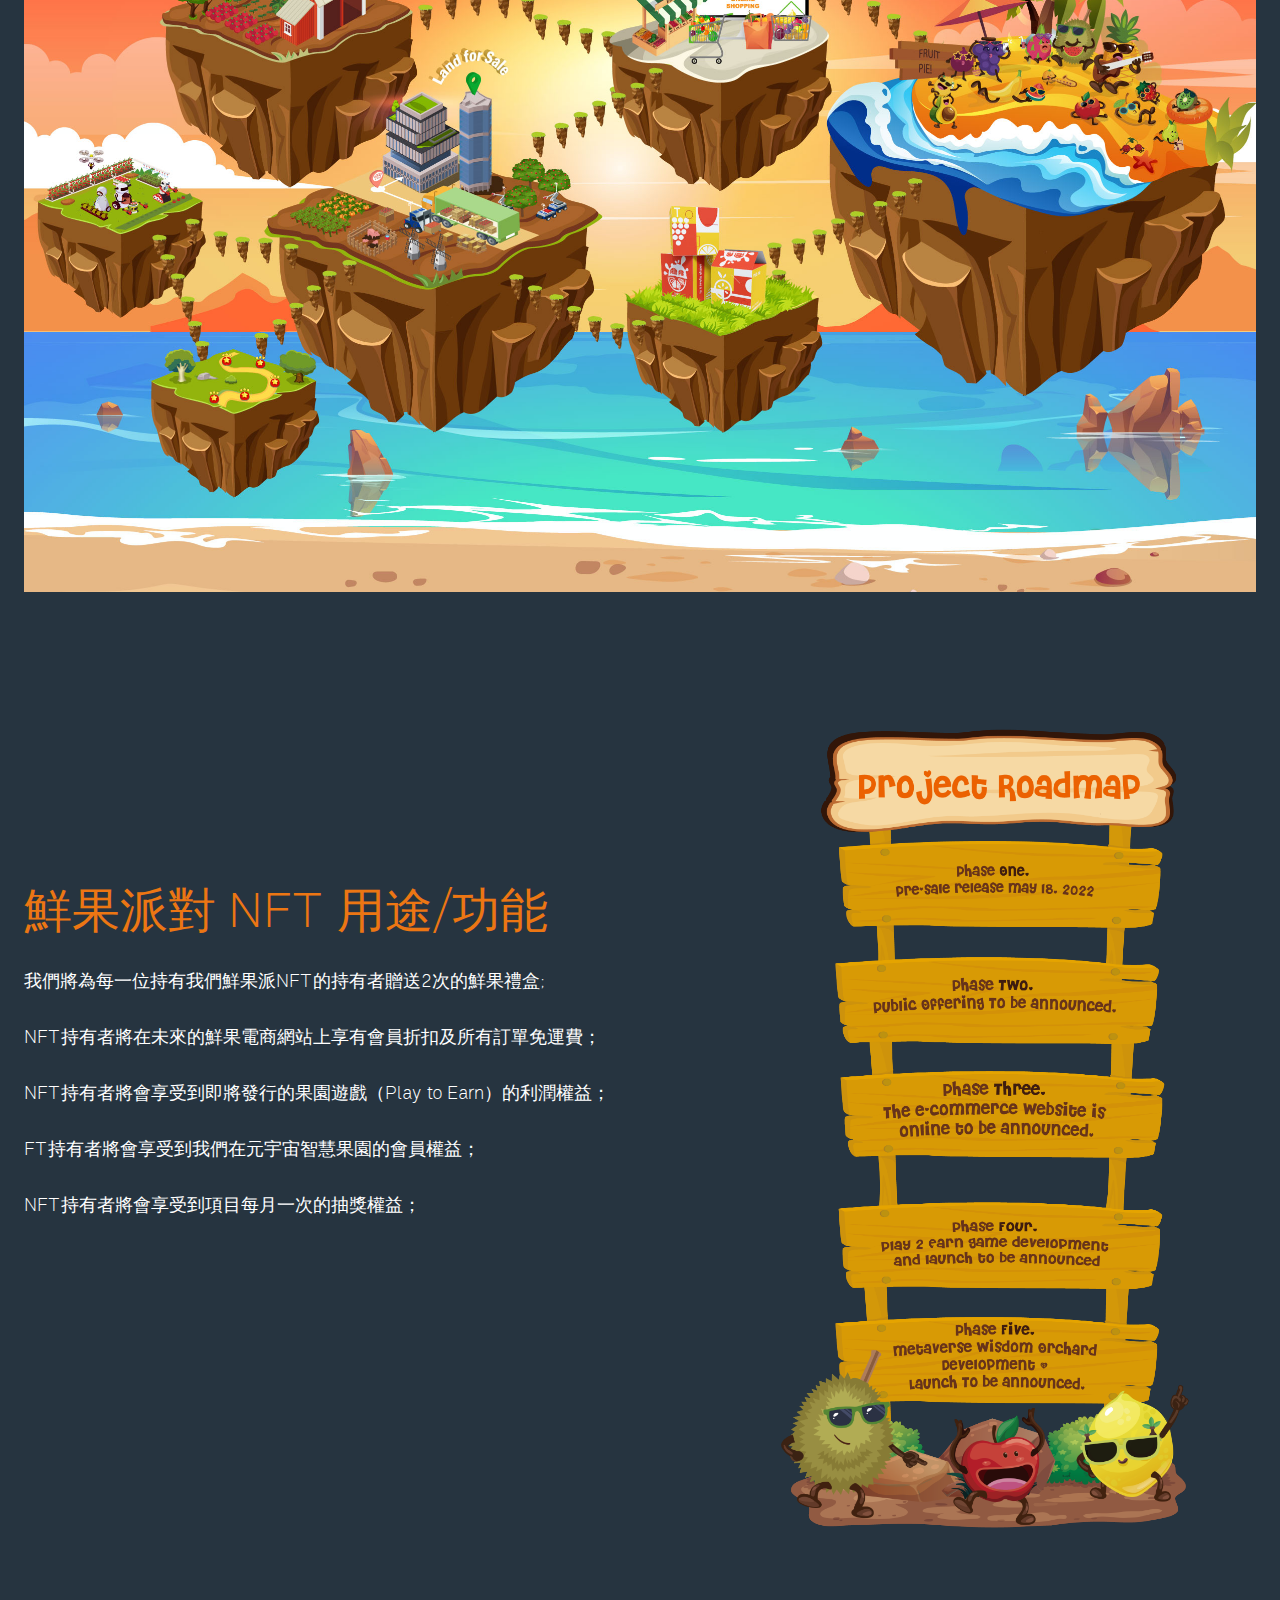
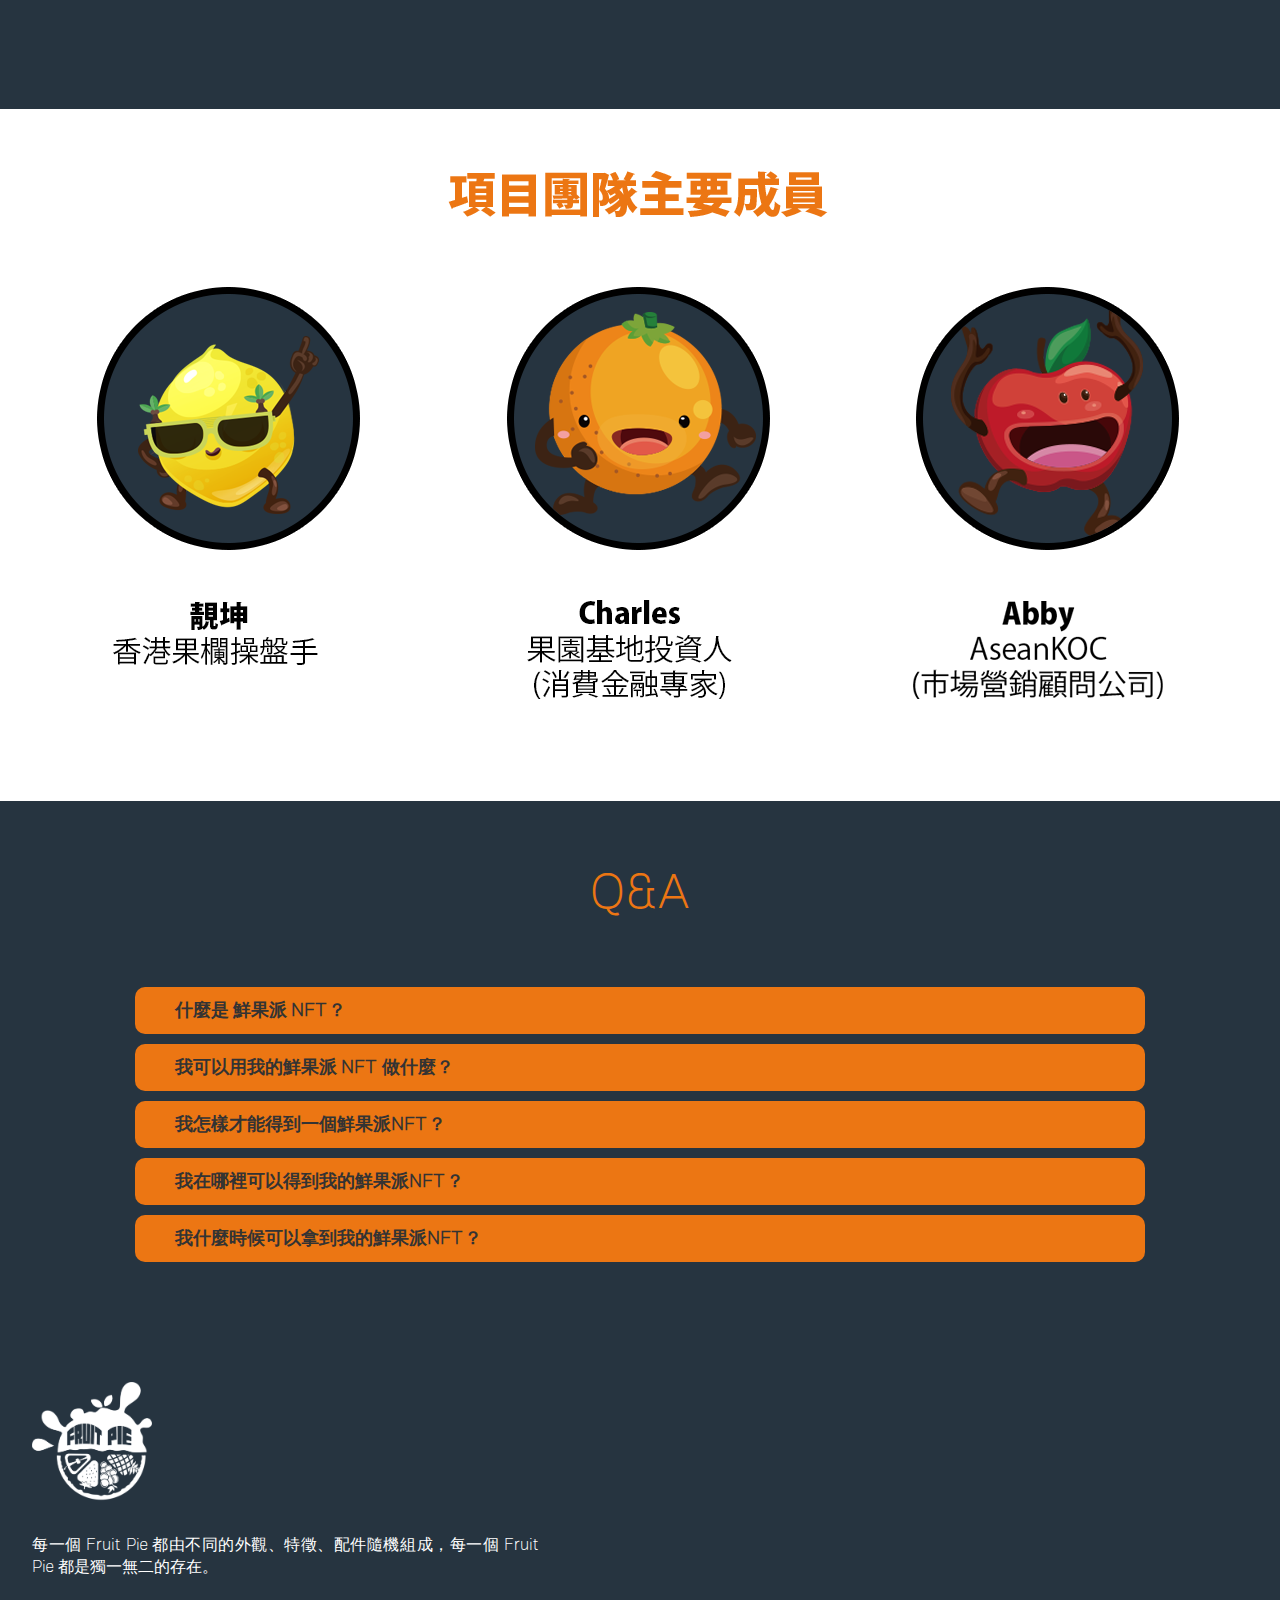
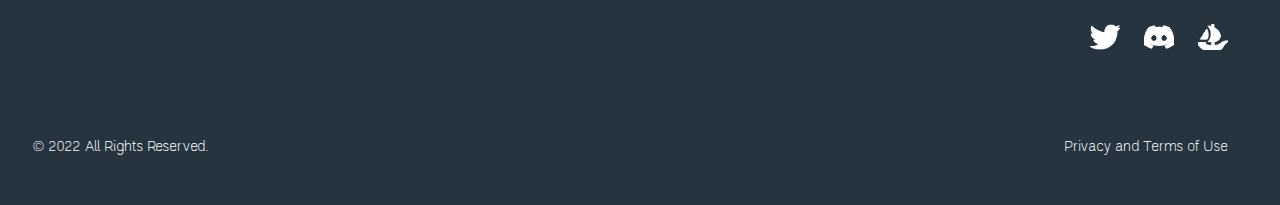
<file: cn.html>
<!doctype html>
<html lang="en">
<head>
    <!-- Required meta tags -->
    <meta charset="utf-8">
    <meta name="viewport" content="width=device-width, initial-scale=1, shrink-to-fit=no">

    <!-- Bootstrap CSS -->
    <link rel="stylesheet" href="css/bootstrap.min.css">
    <link rel="stylesheet" href="css/8574bb164f2108e9c2b6.css">
    <link rel="stylesheet" href="css/d63dbf80b9bc71885d6d.css">
    <link rel="stylesheet" href="css/e1a5239e04188e48600e.css">
    <title>Fruit Pie</title>
    <style>
        @font-face {
            font-family: miduam;
            src: url(font/Mont-HeavyDEMO.otf);
        }

        * {
            font-family: miduam;
        }

        h2 {
            color: #ec7613 !important;
        }
    </style>
</head>
<body style="background-color: #263440;">
<div class="bg-light bg-cover bg-center background-image bg-no-repeat footer-top-lg">
    <nav class="navbar navbar-expand-lg navbar-light bg-light container">
        <a class="navbar-brand" href="#"><img src="images/fruit_logo.png" class="header-logo"></a>
        <button class="navbar-toggler" type="button" data-toggle="collapse" data-target="#navbarText"
                aria-controls="navbarText" aria-expanded="false" aria-label="Toggle navigation">
            <span class="navbar-toggler-icon"></span>
        </button>
        <div class="collapse navbar-collapse" id="navbarText">
            <ul class="navbar-nav mr-auto">
                <li class="nav-item ml-3">
                    <a class="nav-link" style="color: #ec7613 !important;font-weight: bold;" href="#intro">Fruit Pie
                        NFT</a>
                </li>
                <li class="nav-item ml-3">
                    <a class="nav-link" style="color: #ec7613 !important;font-weight: bold;"
                       href="#benifits">功能</a>
                </li>
                <li class="nav-item ml-3">
                    <a class="nav-link" style="color: #ec7613 !important;font-weight: bold;" href="#roadmap">路線圖</a>
                </li>
                <li class="nav-item ml-3">
                    <a class="nav-link" style="color: #ec7613 !important;font-weight: bold;" href="#team">團隊</a>
                </li>
                <li class="nav-item ml-3">
                    <a class="nav-link" style="color: #ec7613 !important;font-weight: bold;" href="#faq">問與答</a>
                </li>
                <li class="nav-item ml-3">
                    <a class="nav-link" style="color: #ec7613 !important;font-weight: bold;" href="new_cn.html">水果獎勵</a>
                </li>
            </ul>
            <span class="navbar-text">
     <ul class="navbar-nav mr-auto">
         <li class="nav-item ml-3">
                <a class="nav-link" href="#"><img
                        src="images/twitter.png" class="nav-img"/></a>
            </li>
            <li class="nav-item ml-3">
                <a class="nav-link" href="#"><img src="images/discord.png" class="nav-img"/></a>
            </li>
            <li class="nav-item ml-3">
                <a class="nav-link" href="#"><img
                        src="images/opensea-logo.png" class="nav-img"/></a>
            </li>
         <il>
         <div class="btn-group ml-3" role="group">
    <button id="btnGroupDrop1" type="button" class="btn btn-secondary dropdown-toggle" data-toggle="dropdown"
            aria-haspopup="true" aria-expanded="false">
      Language
    </button>
    <div class="dropdown-menu" aria-labelledby="btnGroupDrop1">
      <a class="dropdown-item" href="index.html">English</a>
      <a class="dropdown-item" href="cn.html">Chinese</a>
    </div>
  </div>
             </il>
        </ul>
    </span>
        </div>
    </nav>
    <section class="md:flex lg:container px-4 mx-auto md:-mt-15">
        <div class="md:w-5/12 my-auto flex align-middle">
            <div><h1 class="font-bold text-6xl text-blue md:text-9xl xl:text-12xl leading-none  ">Fruit Pie NFT<br>
                <span style="color: #ec7613">全港首創</span><br/>水果訂閱<br/><span style="color: #ec7613">NFT</span>
            </h1>
                <p class="text-blue md:w-8/12 mt-5 hidden md:block">Fruit Pie 是香港首創的 NFT 項目，為會員提供真實世界的香港鮮果運輸和獨家數字體驗。
                </p></div>
        </div>
        <div class="md:w-7/12 overflow-hidden">
            <div class="-mx-8 md:mx-0 my-3">
                <div style="display:inline-block;max-width:100%;overflow:hidden;position:relative;box-sizing:border-box;margin:0">
                    <div style="box-sizing:border-box;display:block;max-width:100%"><img
                            style="max-width:100%;display:block;margin:0;border:none;padding:0" alt=""
                            aria-hidden="true"
                            src="images/fruits/top-right.png"/>
                    </div>
                </div>
            </div>
            <p class="text-blue w-11/12 md:w-8/12 mt-5 block md:hidden">Fruit Pie 是香港首創的 NFT 項目，為會員提供真實世界的香港鮮果運輸和獨家數字體驗。
            </p></div>
    </section>
    <div class="lg:container mx-auto px-5 lg:px-6">
        <div class="z-10 translate-y-1/2 -mt-10">
            <article
                    class="relative flex flex-col md:items-center md:grid md:grid-cols-12 bg-white md:px-10 pt-5 pb-10 md:py-8 rounded-lg gap-x-5 text-left">
                <div class="col-start-1 md:col-end-4 lg:col-end-3 relative h-full self-center ">
                    <div class="-mt-24 mb-5 md:-mb-5">
                        <div style="display:inline-block;max-width:100%;overflow:hidden;position:relative;box-sizing:border-box; top:100px;">
                            <img src="images/fruits/packet.png">

                        </div>
                    </div>
                </div>
                <div class="md:col-start-4 lg:col-start-3 md:col-span-6 lg:col-span-7 m-auto md:m-0"><h3
                        class="text-sm font-bold mb-1 leading-none opacity-30"></h3><h4
                        class="font-bold text-blue uppercase mb-1 text-sm md:text-base"><span class="text-teal">Fruit Pie </span>Subscription
                    NFT</h4>
                </div>
                <div class="col-span-4 px-5 md:px-0 text-center md:text-left mt-5 md:mt-0"><p
                        class="mb-5 font-medium text-sm">加入我們，
                    為水果訂閱做好準備</p><a
                        class="ui button whitespace-nowrap bg-primary rounded-full font-semibold text-md lg:text-lg py-2 px-5 md:py-3 md:px-8 text-white disabled:opacity-60 w-full md:w-auto"
                        href="http://mint.fruitpie.io">鑄造</a>
                </div>
            </article>
        </div>
    </div>
</div>


<!--intro section starts here-->
<section id="intro" class="flex-1 md:container lg:container mx-auto  md:py-28 lg:py-40 mt-48 md:mt-32" style="margin-top: 200px;">
    <div class="md:w-11/12 lg:w-7/12 mx-auto"><h2
            class="leading-relaxed md:text-lg md:w-3/4 lg:w-full undefined" style="color: #ffffff !important;">
        Fruit Pie 是在以太坊區塊鏈上使用ERC-721協議以編程方式自動生成並托管在IPFS上的20,000張 Fruit Pie
        Party的場景圖。通過不同季節的16種水果在海灘邊的Party，Party背景、水果樂隊、遮 陽傘、Party音箱、沙灘椅、救生圈等使得每張Party場景圖NFT都獨一無二，是稀缺且獨特的數字 收藏品。<BR><BR>
        Fruit Pie 係AseanKOC互聯網營銷顧問公司主打之重點項目之一，目前AseanKOC在中國內地、 越南、泰國等國家及地區均有投資之果園基地。公司總部設於香港，其主要業務為農業投資、餐飲
        投資、運輸業投資、互聯網商品銷售，新鮮水果、蔬菜、水產品的供港運輸及銷售。 <BR><BR>
        鮮果派派對出自於香港的果欄操盤手KUN的創意。我們團隊從事果業種植、物流運輸、消費金融領 域，因此我們創建了鮮果派派對，以此來融合我們的熱情，讓更多的香港人能體驗在香港難能可貴 的水果自由。 </h2>
        <p class="text-center text-primary font-bold mt-5 text-lg">
            <a href="#" target="_blank" rel="noreferrer"
               style="padding: 20px; background-color: #fe6f45; border-radius: 10px;">Join Us
                in Discord</a>
        </p>
    </div>
    <img src="images/new-banner.png" class="mt-5">
</section>
<!--intro section ends here-->


<!--fruit pie party section starts-->
<section id="party" class="flex-1 lg:container py-6 mx-auto md:py-12 md:px-10 lg:px-6 md:pt-8 lg:pt-20">
    <div class="md:flex lg:grid grid-cols-7 gap-x-14 text-white md:flex-col">
        <div class="relative w-full mb-5 col-span-5 md:mb-14 text-center col-start-3" id="hidden">
            <div class="hidden md:grid grid-cols-2 gap-8">
                <div style="display:inline-block;max-width:100%;overflow:hidden;position:relative;box-sizing:border-box;margin:0">
                    <div style="box-sizing:border-box;display:block;max-width:100%"><img
                            style="max-width:100%;display:block;margin:0;border:none;padding:0" alt=""
                            aria-hidden="true"
                            src="images/fruits/4-1.png"/>
                    </div>
                    <img alt=""
                         src="images/fruits/4-1.png"
                         decoding="async" data-nimg="intrinsic"
                         style="position:absolute;top:0;left:0;bottom:0;right:0;box-sizing:border-box;padding:0;border:none;margin:auto;display:block;width:0;height:0;min-width:100%;max-width:100%;min-height:100%;max-height:100%"/>
                </div>
                <div style="display:inline-block;max-width:100%;overflow:hidden;position:relative;box-sizing:border-box;margin:0">
                    <div style="box-sizing:border-box;display:block;max-width:100%"><img
                            style="max-width:100%;display:block;margin:0;border:none;padding:0" alt=""
                            aria-hidden="true"
                            src="images/fruits/4-2.png"/>
                    </div>
                    <img alt=""
                         src="images/fruits/4-2.png"
                         decoding="async" data-nimg="intrinsic"
                         style="position:absolute;top:0;left:0;bottom:0;right:0;box-sizing:border-box;padding:0;border:none;margin:auto;display:block;width:0;height:0;min-width:100%;max-width:100%;min-height:100%;max-height:100%"/>
                </div>
                <div style="display:inline-block;max-width:100%;overflow:hidden;position:relative;box-sizing:border-box;margin:0">
                    <div style="box-sizing:border-box;display:block;max-width:100%"><img
                            style="max-width:100%;display:block;margin:0;border:none;padding:0" alt=""
                            aria-hidden="true"
                            src="images/fruits/4-3.png"/>
                    </div>
                    <img alt=""
                         src="images/fruits/4-3.png"
                         decoding="async" data-nimg="intrinsic"
                         style="position:absolute;top:0;left:0;bottom:0;right:0;box-sizing:border-box;padding:0;border:none;margin:auto;display:block;width:0;height:0;min-width:100%;max-width:100%;min-height:100%;max-height:100%"/>
                </div>
                <div style="display:inline-block;max-width:100%;overflow:hidden;position:relative;box-sizing:border-box;margin:0">
                    <div style="box-sizing:border-box;display:block;max-width:100%"><img
                            style="max-width:100%;display:block;margin:0;border:none;padding:0" alt=""
                            aria-hidden="true"
                            src="images/fruits/4-4.png"/>
                    </div>
                    <img alt=""
                         src="images/fruits/4-4.png"
                         decoding="async" data-nimg="intrinsic"
                         style="position:absolute;top:0;left:0;bottom:0;right:0;box-sizing:border-box;padding:0;border:none;margin:auto;display:block;width:0;height:0;min-width:100%;max-width:100%;min-height:100%;max-height:100%"/>
                </div>
            </div>
            <div class="md:hidden">
                <div class="swiper">
                    <div class="swiper-scrollbar"></div>
                    <div class="swiper-wrapper">
                        <div class="swiper-slide" style="width:90%">
                            <div class="relative w-full max-w-full pb-[90%]">
                                <div style="display:block;overflow:hidden;position:absolute;top:0;left:0;bottom:0;right:0;box-sizing:border-box;margin:0">
                                    <img alt="Slideshow image 0"
                                         src="images/fruits/4-1.png"
                                         decoding="async" data-nimg="fill"
                                         style="position:absolute;top:0;left:0;bottom:0;right:0;box-sizing:border-box;padding:0;border:none;margin:auto;display:block;width:0;height:0;min-width:100%;max-width:100%;min-height:100%;max-height:100%;object-fit:contain"/>
                                </div>
                            </div>
                        </div>
                    </div>
                </div>
            </div>
        </div>
        <div class="md:px-0 col-span-2 col-start-1 row-start-1"><h2
                class="text-white text-4xl md:text-8xl font-medium mb-4 leading-tight">鮮果派派對</h2>
            <p class="leading-relaxed md:text-lg md:w-3/4 lg:w-full undefined">
                Fruit Pie 是香港首創的 NFT 項目，為會員提供真實世界的香港鮮果運輸和獨家數字體驗。<br><br>
                鮮果派對 由 20,000 個獨特的鮮果派對場景組成，以 NFT 形式存在於以太坊區塊鏈上。我們還將 解鎖一些您在香港比較少吃到的推薦水果。
            </p>
        </div>
    </div>
</section>
<!--fruit pie party section ends-->

<!--fruit pie vision section starts here-->
<div id="vision" class="pb-5 overflow-hidden">
    <section class="flex-1 lg:container py-6 mx-auto md:py-12 md:px-10 lg:px-6 md:pb-24 lg:pb-2">
        <div class="md:flex gap-x-14 text-white">
            <div>
                <h2
                        class="text-white text-4xl md:text-8xl font-medium mb-4 leading-tight">鮮果派的願景</h2>
                <p class="leading-relaxed md:text-lg md:w-3/4 lg:w-full undefined">Fruit Pie is not just a practical
                    Fruit Pie 鮮果派 不僅僅是一個實用的NFT，它可以讓每一個香港人都可以吃上新鮮的水果，實現水 果自由！這是鮮果派對未來的願景，更多細節即將公布。
                </p>
                <img src="images/fruits/3rd-middle.png" class="mt-5">
            </div>
        </div>
    </section>
</div>
<!--fruit pie vision section ends here-->


<!--roadmap and nft utilities section start here-->
<section id="roadmap" class="flex-1 lg:container py-6 mx-auto md:py-12 md:px-10 lg:px-6 md:pt-8 lg:pt-10">
    <div class="md:flex lg:grid grid-cols-7 gap-x-14 text-white md:flex-col">
        <div class="relative w-full mb-5 col-span-3 md:mb-14 col-start-5 text-right">
            <div style="display:inline-block;max-width:100%;overflow:hidden;position:relative;box-sizing:border-box;margin:0">
                <div style="box-sizing:border-box;display:block;max-width:100%"><img
                        style="max-height:100%;display:block;margin:0;border:none;padding:0" alt=""
                        aria-hidden="true"
                        src="images/roadmap.png"/>
                </div>
                <img alt="Community Coffee Wallet Explained"
                     src="images/roadmap.png"
                     decoding="async" data-nimg="intrinsic"
                     style="position:absolute;top:0;left:0;bottom:0;right:0;box-sizing:border-box;padding:0;border:none;margin:auto;display:block;width:0;height:0;min-width:100%;max-width:100%;min-height:100%;max-height:100%"/>
            </div>
        </div>
        <div id="benifits" class="md:px-0 col-span-4 col-start-1 row-start-1" style="margin-top: 200px;"><h2
                class="text-white text-4xl md:text-8xl font-medium mb-4 leading-tight">鮮果派對 NFT 用途/功能</h2>
            <p class="leading-relaxed md:text-lg md:w-3/4 lg:w-full undefined">
                我們將為每一位持有我們鮮果派NFT的持有者贈送2次的鮮果禮盒;
                <br>
                <br>
                NFT持有者將在未來的鮮果電商網站上享有會員折扣及所有訂單免運費；
                <br>
                <br>
                NFT持有者將會享受到即將發行的果園遊戲（Play to Earn）的利潤權益；<br><br>
                FT持有者將會享受到我們在元宇宙智慧果園的會員權益；<br><br>
                NFT持有者將會享受到項目每月一次的抽獎權益；
            </p></div>
    </div>
</section>
<!--roadmap and nft utilities section end here-->

<!--team section starts here-->
<section id="team" style="background-color: #ffffff">
    <div class="lg:container mx-auto md:px-6">
        <div class="mt-10">
            <div style="display:inline-block;max-width:100%;overflow:hidden;position:relative;box-sizing:border-box;margin:0">
                <div style="box-sizing:border-box;display:block;max-width:100%"><img
                        style="max-width:100%;display:block;margin:0;border:none;padding:0" alt=""
                        aria-hidden="true"
                        src="images/team-cn.png"/>
                </div>
                <img alt="Breakfast&#x27;s Vision"
                     src="images/team-cn.png"
                     decoding="async" data-nimg="intrinsic"
                     style="position:absolute;top:0;left:0;bottom:0;right:0;box-sizing:border-box;padding:0;border:none;margin:auto;display:block;width:0;height:0;min-width:100%;max-width:100%;min-height:100%;max-height:100%"/>
            </div>
        </div>
    </div>
</section>
<!--team section ends here-->


<!--faq section starts here-->
<section id="faq" class="faq">
    <div class="container">
        <div class="faq-title">
            <h2 class="text-white text-4xl md:text-8xl font-medium mb-4 leading-tight">Q&A</h2>
        </div>
        <ul class="faq-list">
            <li data-aos="fade-up" data-aos-delay="100" class="aos-init aos-animate">
                <a data-toggle="collapse" class="collapsed" href="#faq1" aria-expanded="false"> 什麼是 鮮果派 NFT？
                    <i class="fas fa-arrow-up"></i></a>
                <div id="faq1" class="collapse" data-parent=".faq-list" style="">
                    <p>
                        鮮果派 Fruit Pie 是一組以 ERC-721 代幣形式存在於以太坊區塊鏈上的 NFT 水果生態系統。 每一個 NFT 都是一個獨特的數字收藏品，可作為會員代幣解鎖鮮果派 Fruit Pie 間斷性免費派送的 新鮮嚴選水果。除了現實世界中的實用性，會員還可以通過新發布的電子商務平台訪問不斷增長的 在線社區、現場活動、數字內容庫以及鮮果派網上商店的折扣。由 20,000 個獨特的鮮果派送場景 組成。每一個都是一個獨特的數字收藏品，作為 ERC-721 代幣存在於以太坊區塊鏈上。
                    </p>
                </div>
            </li>

            <li data-aos="fade-up" data-aos-delay="200" class="aos-init aos-animate">
                <a data-toggle="collapse" href="#faq2" class="collapsed"> 我可以用我的鮮果派 NFT 做什麼？ <i
                        class="fas fa-arrow-up"></i></a>
                <div id="faq2" class="collapse" data-parent=".faq-list">
                    <p>
                        鮮果派 NFT 持有者需要訪問網站上的鮮果禮盒領取頁面，連接Metamask錢包並輸入您的收貨 地址信息以接收我們的鮮果派禮盒。這樣做是為了讓二級市場買家仍有機會參與鮮果派禮盒的領 取，我們會給到充足的時間在#announcements 頻道中領取您的鮮果禮盒。請務必更改您社交媒 體的Banner並告訴您的家人和朋友，一齊分享鮮果派的鮮果自由！
                    </p>
                </div>
            </li>

            <li data-aos="fade-up" data-aos-delay="300" class="aos-init aos-animate">
                <a data-toggle="collapse" href="#faq3" class="collapsed">我怎樣才能得到一個鮮果派NFT？<i
                        class="fas fa-arrow-up"></i></a>
                <div id="faq3" class="collapse" data-parent=".faq-list">
                    <p>
                        您只需要一個帶有以太坊的 MetaMask 錢包，那麼您就可以開始了！
                    </p>
                </div>
            </li>

            <li data-aos="fade-up" data-aos-delay="400" class="aos-init aos-animate">
                <a data-toggle="collapse" href="#faq4" class="collapsed">我在哪裡可以得到我的鮮果派NFT？<i
                        class="fas fa-arrow-up"></i></a>
                <div id="faq4" class="collapse" data-parent=".faq-list">
                    <p>
                        當我們的預售和公開發售啟動時，您可以通過我們的網站獲得鮮果派NFT。 在公開發售之後，您可以在 Opensea 上進行交易，買入或者售出。
                    </p>
                </div>
            </li>

            <li data-aos="fade-up" data-aos-delay="500" class="aos-init aos-animate">
                <a data-toggle="collapse" href="#faq5" class="collapsed"> 我什麼時候可以拿到我的鮮果派NFT？<i
                        class="fas fa-arrow-up"></i></a>
                <div id="faq5" class="collapse" data-parent=".faq-list">
                    <p>
                        請持續關注我們的Twitter、官方網站、Discord 頻道的更新，了解有關發佈時間和我們未來計 劃的任何消息！
                    </p>
                </div>
            </li>
        </ul>
    </div>
</section>
<!--faq section ends here-->


<footer class="pb-12 lg:pt-10">
    <div class=" px-5 lg:container mx-auto md:flex-no-wrap md:px-10 lg:px-6">
        <div class="lg:mb-8"><a class="block" href="index.html">
            <img src="images/Fruit_logo_footer.png" alt="Logo" style="width: 120px;">
        </a></div>
        <div class="md:flex text-white py-8 md:py-0 md:mb-20"><p class="leading-snug md:w-3/4 lg:w-5/12">每⼀個 Fruit Pie 都由不同的外觀、特徵、配件隨機組成，每⼀個 Fruit Pie 都是獨⼀無⼆的存在。</p>
            <ul class="hidden md:flex md:justify-end md:flex-grow mt-4">
                <li class="mt-3 md:mt-0 md:ml-6 mr-6 md:mr-0"><a class="block text-white"
                                                                 href="#">
                    <div style="display:inline-block;width: 30px;overflow:hidden;position:relative;box-sizing:border-box;margin:0">
                        <div style="box-sizing:border-box;display:block;max-width:100%"><img
                                style="max-width:100%;display:block;margin:0;border:none;padding:0" alt=""
                                aria-hidden="true"
                                src="images/Twitter%20white.png"/>
                        </div>
                        <img src="images/Twitter%20white.png"
                             decoding="async" data-nimg="intrinsic" class="hover:opacity-50"
                             style="position:absolute;top:0;left:0;bottom:0;right:0;box-sizing:border-box;padding:0;border:none;margin:auto;display:block;width:0;height:0;min-width:100%;max-width:100%;min-height:100%;max-height:100%"/>
                    </div>
                </a></li>
                <li class="mt-3 md:mt-0 md:ml-6 mr-6 md:mr-0"><a class="block text-white"
                                                                 href="#">
                    <div style="display:inline-block;width: 30px;overflow:hidden;position:relative;box-sizing:border-box;margin:0">
                        <div style="box-sizing:border-box;display:block;max-width:100%"><img
                                style="max-width:100%;display:block;margin:0;border:none;padding:0" alt=""
                                aria-hidden="true"
                                src="images/Discord-white.png"/>
                        </div>
                        <img src="images/Discord-white.png"
                             decoding="async" data-nimg="intrinsic" class="hover:opacity-50"
                             style="position:absolute;top:0;left:0;bottom:0;right:0;box-sizing:border-box;padding:0;border:none;margin:auto;display:block;width:0;height:0;min-width:100%;max-width:100%;min-height:100%;max-height:100%"/>
                    </div>
                </a></li>
                <li class="mt-3 md:mt-0 md:ml-6 mr-6 md:mr-0"><a class="block text-white"
                                                                 href="#">
                    <div style="display:inline-block;width: 30px;overflow:hidden;position:relative;box-sizing:border-box;margin:0">
                        <div style="box-sizing:border-box;display:block;max-width:100%"><img
                                style="max-width:100%;display:block;margin:0;border:none;padding:0" alt=""
                                aria-hidden="true"
                                src="images/open%20sea%20white.png"/>
                        </div>
                        <img src="images/open%20sea%20white.png"
                             decoding="async" data-nimg="intrinsic" class="hover:opacity-50"
                             style="position:absolute;top:0;left:0;bottom:0;right:0;box-sizing:border-box;padding:0;border:none;margin:auto;display:block;width:0;height:0;min-width:100%;max-width:100%;min-height:100%;max-height:100%"/>
                    </div>
                </a></li>
            </ul>
        </div>
        <div class="md:flex text-white text-sm">
            <div class="md:w-3/4"><p>©<!-- --> 2022<!-- --> All Rights Reserved. </p>
                <p class="text-white opacity-20"><a href="https://opensea.io/Breakfast" target="_blank"
                                                    rel="noopener noreferrer"><!--The Bored Breakfast Club’s Apes
                    are held here.--></a></p></div>
            <div class="hidden md:flex md:justify-end flex-grow"><a
                    href="privacy.html">Privacy and Terms of Use</a></div>
        </div>
        <div class="md:hidden flex">
            <ul class="flex md:justify-end md:flex-grow">
                <li class="mt-3 md:mt-0 md:ml-6 mr-6 md:mr-0"><a class="block text-white"
                                                                 href="#">
                    <div style="display:inline-block;width:30px;overflow:hidden;position:relative;box-sizing:border-box;margin:0">
                        <div style="box-sizing:border-box;display:block;width:30px;"><img
                                style="width:30px;display:block;margin:0;border:none;padding:0" alt=""
                                aria-hidden="true"
                                src="images/Twitter%20white.png"/>
                        </div>
                        <img alt="Twitter"
                             src="images/Twitter%20white.png"
                             decoding="async" data-nimg="intrinsic"
                             style="position:absolute;top:0;left:0;bottom:0;right:0;box-sizing:border-box;padding:0;border:none;margin:auto;display:block;width:30px;"/>

                    </div>
                </a></li>
                <li class="mt-3 md:mt-0 md:ml-6 mr-6 md:mr-0"><a class="block text-white"
                                                                 href="#">
                    <div style="display:inline-block;width: 30px;overflow:hidden;position:relative;box-sizing:border-box;margin:0">
                        <div style="box-sizing:border-box;display:block;max-width:100%"><img
                                style="max-width:100%;display:block;margin:0;border:none;padding:0" alt=""
                                aria-hidden="true"
                                src="images/Discord-white.png"/>
                        </div>
                        <img alt="Discord"
                             src="images/Discord-white.png"
                             decoding="async" data-nimg="intrinsic"
                             style="position:absolute;top:0;left:0;bottom:0;right:0;box-sizing:border-box;padding:0;border:none;margin:auto;display:block;width:0;height:0;min-width:100%;max-width:100%;min-height:100%;max-height:100%"/>
                    </div>
                </a></li>
            </ul>
            <div class="flex justify-end flex-grow items-center text-sm text-white"><a
                    class="block " href="privacy.html">Privacy and Terms of Use</a></div>
        </div>
    </div>
</footer>
<!-- Optional JavaScript -->
<!-- jQuery first, then Popper.js, then Bootstrap JS -->
<script src="https://code.jquery.com/jquery-3.2.1.slim.min.js"
        integrity="sha384-KJ3o2DKtIkvYIK3UENzmM7KCkRr/rE9/Qpg6aAZGJwFDMVNA/GpGFF93hXpG5KkN"
        crossorigin="anonymous"></script>
<script src="https://cdn.jsdelivr.net/npm/popper.js@1.12.9/dist/umd/popper.min.js"
        integrity="sha384-ApNbgh9B+Y1QKtv3Rn7W3mgPxhU9K/ScQsAP7hUibX39j7fakFPskvXusvfa0b4Q"
        crossorigin="anonymous"></script>
<script src="https://cdn.jsdelivr.net/npm/bootstrap@4.0.0/dist/js/bootstrap.min.js"
        integrity="sha384-JZR6Spejh4U02d8jOt6vLEHfe/JQGiRRSQQxSfFWpi1MquVdAyjUar5+76PVCmYl"
        crossorigin="anonymous"></script>
</body>
</html>
</file>
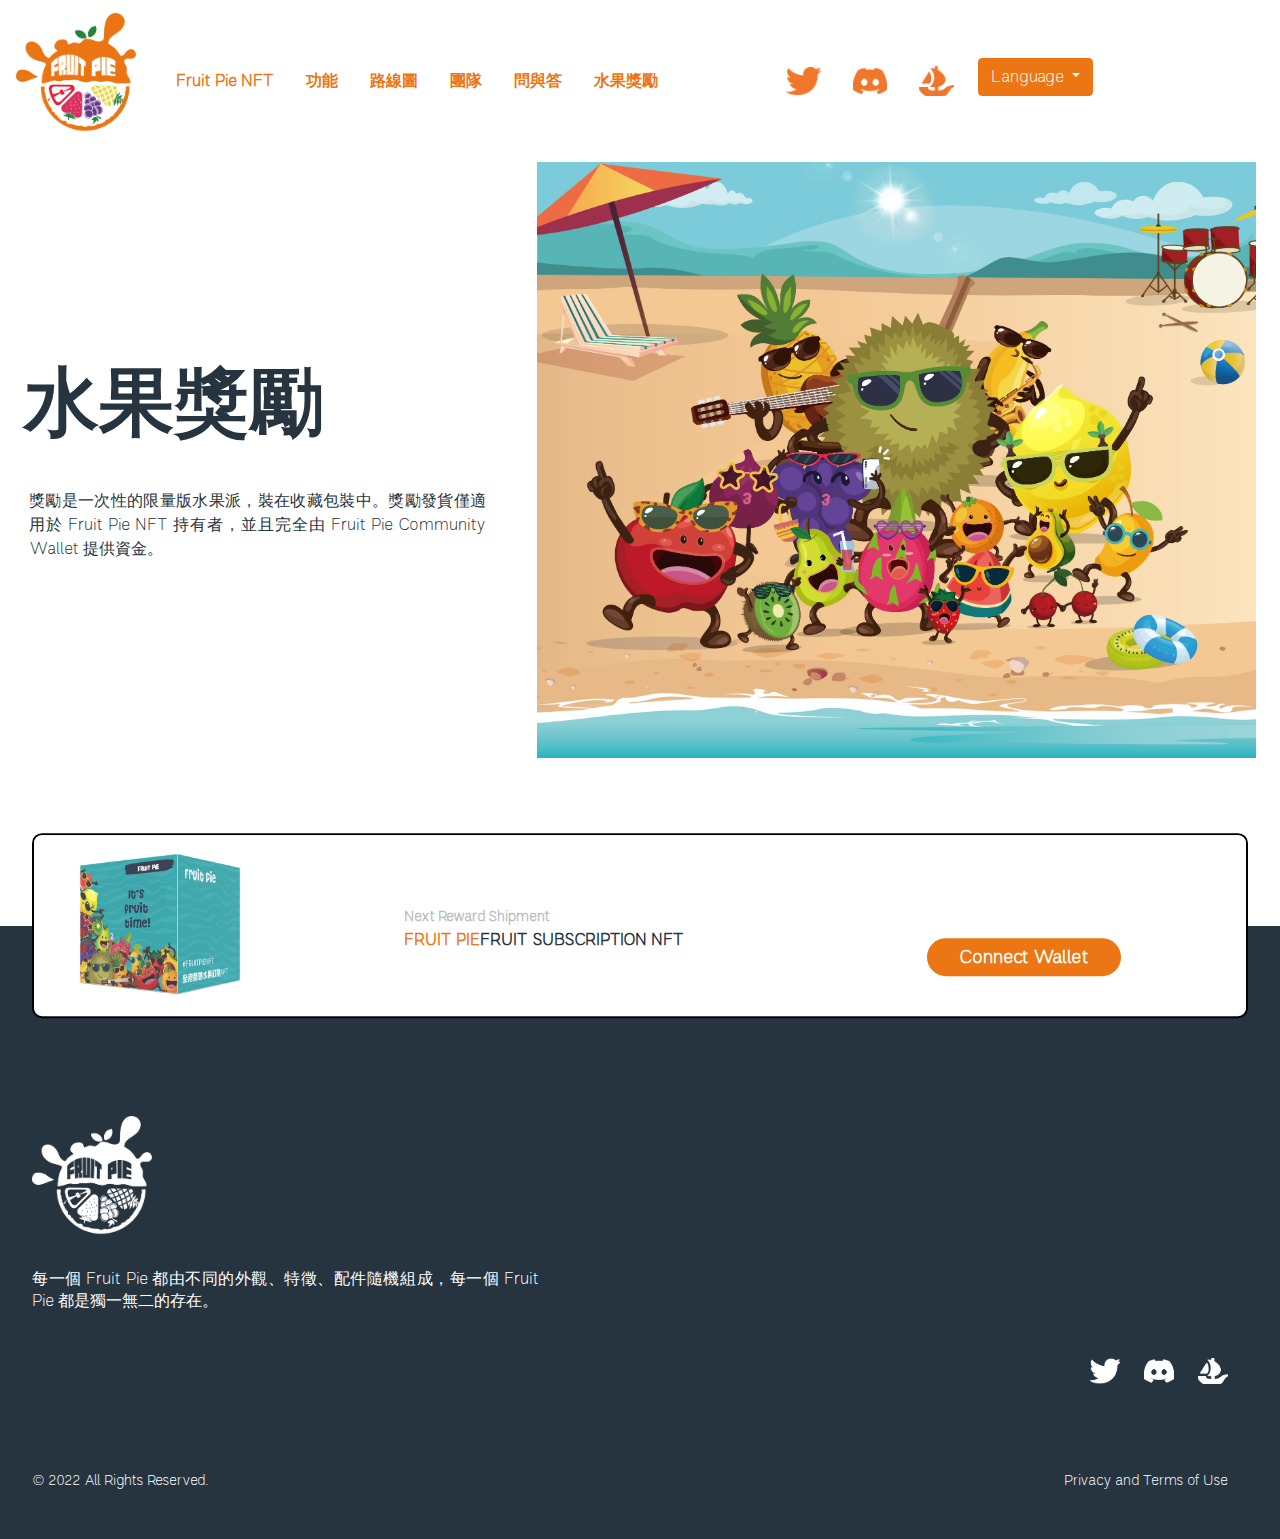
<file: new_cn.html>
<!doctype html>
<html lang="en">
<head>
  <!-- Required meta tags -->
  <meta charset="utf-8">
  <meta name="viewport" content="width=device-width, initial-scale=1, shrink-to-fit=no">

  <!-- Bootstrap CSS -->
  <link rel="stylesheet" href="css/bootstrap.min.css">
  <link rel="stylesheet" href="css/8574bb164f2108e9c2b6.css">
  <link rel="stylesheet" href="css/d63dbf80b9bc71885d6d.css">
  <link rel="stylesheet" href="css/e1a5239e04188e48600e.css">
  <title>Fruit Pie</title>
  <style>
    @font-face {
      font-family: miduam;
      src: url(font/Mont-HeavyDEMO.otf);
    }

    * {
      font-family: miduam;
    }

    h2{
      color: #ec7613 !important;
    }
  </style>
</head>
<body style="background-color: #263440;">
<div class="bg-light bg-cover bg-center background-image bg-no-repeat footer-top-lg">
  <nav class="navbar navbar-expand-lg navbar-light bg-light container">
    <a class="navbar-brand" href="cn.html"><img src="images/fruit_logo.png" class="header-logo"></a>
    <button class="navbar-toggler" type="button" data-toggle="collapse" data-target="#navbarText"
            aria-controls="navbarText" aria-expanded="false" aria-label="Toggle navigation">
      <span class="navbar-toggler-icon"></span>
    </button>
    <div class="collapse navbar-collapse" id="navbarText">
      <ul class="navbar-nav mr-auto">
        <li class="nav-item ml-3">
          <a class="nav-link" style="color: #ec7613 !important;font-weight: bold;" href="cn.html#intro">Fruit Pie
            NFT</a>
        </li>
        <li class="nav-item ml-3">
          <a class="nav-link" style="color: #ec7613 !important;font-weight: bold;"
             href="#benifits">功能</a>
        </li>
        <li class="nav-item ml-3">
          <a class="nav-link" style="color: #ec7613 !important;font-weight: bold;" href="cn.html#roadmap">路線圖</a>
        </li>
        <li class="nav-item ml-3">
          <a class="nav-link" style="color: #ec7613 !important;font-weight: bold;" href="cn.html#team">團隊</a>
        </li>
        <li class="nav-item ml-3">
          <a class="nav-link" style="color: #ec7613 !important;font-weight: bold;" href="cn.html#faq">問與答</a>
        </li>
        <li class="nav-item ml-3">
          <a class="nav-link" style="color: #ec7613 !important;font-weight: bold;" href="new_en.html">水果獎勵</a>
        </li>
      </ul>
      <span class="navbar-text">
     <ul class="navbar-nav mr-auto">
         <li class="nav-item ml-3">
                <a class="nav-link" href="#"><img
                        src="images/twitter.png" class="nav-img"/></a>
            </li>
            <li class="nav-item ml-3">
                <a class="nav-link" href="#"><img src="images/discord.png" class="nav-img"/></a>
            </li>
            <li class="nav-item ml-3">
                <a class="nav-link" href="#"><img
                        src="images/opensea-logo.png" class="nav-img"/></a>
            </li>
         <il>
         <div class="btn-group ml-3" role="group">
    <button id="btnGroupDrop1" type="button" class="btn btn-secondary dropdown-toggle" data-toggle="dropdown"
            aria-haspopup="true" aria-expanded="false">
      Language
    </button>
    <div class="dropdown-menu" aria-labelledby="btnGroupDrop1">
      <a class="dropdown-item" href="new_en.html">English</a>
      <a class="dropdown-item" href="new_cn.html">Chinese</a>
    </div>
  </div>
             </il>
        </ul>
    </span>
    </div>
  </nav>
  <section class="md:flex lg:container px-6 mx-auto md:-mt-15">
    <div class="md:w-5/12 my-auto flex align-middle">
      <div><h1 class="font-bold text-6xl text-blue md:text-9xl xl:text-12xl leading-none">水果獎勵<br>
      </h1>
        <p class="text-blue md:w-8/12 mt-5 hidden md:block" style="text-align: justify;">

          獎勵是一次性的限量版水果派，裝在收藏包裝中。獎勵發貨僅適用於 Fruit Pie NFT 持有者，並且完全由 Fruit Pie Community Wallet 提供資金。
        </p></div>
    </div>
    <div class="md:w-7/12 overflow-hidden">
      <div class="-mx-8 md:mx-0 my-3">
        <div style="display:inline-block;max-width:100%;overflow:hidden;position:relative;box-sizing:border-box;margin:0">
          <div style="box-sizing:border-box;display:block;max-width:100%"><img
                  style="max-width:100%;display:block;margin:0;border:none;padding:0" alt=""
                  aria-hidden="true"
                  src="images/fruits/top-right.png"/>
          </div>
        </div>
      </div>
      <p class="text-blue w-11/12 md:w-8/12 mt-5 block md:hidden">
        獎勵是一次性的限量版水果派，裝在收藏包裝中。獎勵發貨僅適用於 Fruit Pie NFT 持有者，並且完全由 Fruit Pie Community Wallet 提供資金。
      </p></div>
  </section>
  <div class="lg:container mx-auto px-5 lg:px-6">
    <div class="z-10 translate-y-1/2 -mt-10">
      <article class="relative flex flex-col md:items-center md:grid md:grid-cols-12 bg-white md:px-10 pt-5 pb-10 md:py-8 rounded-lg gap-x-5 text-left">
        <div class="col-start-1 md:col-end-4 lg:col-end-3 relative h-full self-center ">
          <div class="-mt-24 mb-5 md:-mb-5">
            <div style="display:inline-block;max-width:100%;overflow:hidden;position:relative;box-sizing:border-box; top:66px;">
              <img src="images/fruits/packet.png">

            </div>
          </div>
        </div>
        <div class="md:col-start-4 lg:col-start-3 md:col-span-6 lg:col-span-7 m-auto md:m-0"><h3
                class="text-sm font-bold mb-1 leading-none opacity-30">Next Reward Shipment</h3><h4
                class="font-bold text-blue uppercase mb-1 text-sm md:text-base"><span class="text-teal">Fruit Pie</span>Fruit Subscription NFT</h4>
        </div>
        <div class="col-span-4 px-5 md:px-0 text-center md:text-left mt-5 md:mt-0"><a
                class="ui button whitespace-nowrap bg-primary rounded-full font-semibold text-md lg:text-lg py-2 px-5 md:py-3 md:px-8 text-white disabled:opacity-60 w-full md:w-auto"
                href="#">Connect Wallet</a>
        </div>
      </article>
    </div>
  </div>
</div>


<footer class="pb-12 lg:pt-10">
  <div class=" px-5 lg:container mx-auto md:flex-no-wrap md:px-10 lg:px-6">
    <div class="pt-16 md:pt-10 lg:mb-8"><a class="block" href="index.html">
      <img src="images/Fruit_logo_footer.png" style="width: 120px; margin-top: 150px;">
    </a></div>
    <div class="md:flex text-white py-8 md:py-0 md:mb-20"><p class="leading-snug md:w-3/4 lg:w-5/12">每⼀個 Fruit Pie
      都由不同的外觀、特徵、配件隨機組成，每⼀個 Fruit Pie 都是獨⼀無⼆的存在。</p>
      <ul class="hidden md:flex md:justify-end md:flex-grow mt-4">
        <li class="mt-3 md:mt-0 md:ml-6 mr-6 md:mr-0"><a class="block text-white"
                                                         href="#">
          <div style="display:inline-block;width:30px;overflow:hidden;position:relative;box-sizing:border-box;margin:0">
            <div style="box-sizing:border-box;display:block;max-width:100%"><img
                    style="max-width:100%;display:block;margin:0;border:none;padding:0" alt=""
                    aria-hidden="true"
                    src="images/Twitter%20white.png"/>
            </div>
            <img src="images/Twitter%20white.png"
                 decoding="async" data-nimg="intrinsic" class="hover:opacity-50"
                 style="position:absolute;top:0;left:0;bottom:0;right:0;box-sizing:border-box;padding:0;border:none;margin:auto;display:block;width:0;height:0;min-width:100%;max-width:100%;min-height:100%;max-height:100%"/>
          </div>
        </a></li>
        <li class="mt-3 md:mt-0 md:ml-6 mr-6 md:mr-0"><a class="block text-white"
                                                         href="#">
          <div style="display:inline-block;width:30px;overflow:hidden;position:relative;box-sizing:border-box;margin:0">
            <div style="box-sizing:border-box;display:block;max-width:100%"><img
                    style="max-width:100%;display:block;margin:0;border:none;padding:0" alt=""
                    aria-hidden="true"
                    src="images/Discord-white.png"/>
            </div>
            <img src="images/Discord-white.png"
                 decoding="async" data-nimg="intrinsic" class="hover:opacity-50"
                 style="position:absolute;top:0;left:0;bottom:0;right:0;box-sizing:border-box;padding:0;border:none;margin:auto;display:block;width:0;height:0;min-width:100%;max-width:100%;min-height:100%;max-height:100%"/>
          </div>
        </a></li>
        <li class="mt-3 md:mt-0 md:ml-6 mr-6 md:mr-0"><a class="block text-white"
                                                         href="#">
          <div style="display:inline-block;width:30px;overflow:hidden;position:relative;box-sizing:border-box;margin:0">
            <div style="box-sizing:border-box;display:block;max-width:100%"><img
                    style="max-width:100%;display:block;margin:0;border:none;padding:0" alt=""
                    aria-hidden="true"
                    src="images/open%20sea%20white.png"/>
            </div>
            <img src="images/open%20sea%20white.png"
                 decoding="async" data-nimg="intrinsic" class="hover:opacity-50"
                 style="position:absolute;top:0;left:0;bottom:0;right:0;box-sizing:border-box;padding:0;border:none;margin:auto;display:block;width:0;height:0;min-width:100%;max-width:100%;min-height:100%;max-height:100%"/>
          </div>
        </a></li>
      </ul>
    </div>
    <div class="md:flex text-white text-sm">
      <div class="md:w-3/4"><p>©<!-- --> 2022<!-- --> All Rights Reserved. </p>
        <p class="text-white opacity-20"><a href="https://opensea.io/Breakfast" target="_blank"
                                            rel="noopener noreferrer"><!--The Bored Breakfast Club’s Apes
                    are held here.--></a></p></div>
      <div class="hidden md:flex md:justify-end flex-grow"><a
              href="privacy.html">Privacy and Terms of Use</a></div>
    </div>
    <div class="md:hidden flex">
      <ul class="flex md:justify-end md:flex-grow">
        <li class="mt-3 md:mt-0 md:ml-6 mr-6 md:mr-0"><a class="block text-white"
                                                         href="#">
          <div style="display:inline-block;width: 30px;overflow:hidden;position:relative;box-sizing:border-box;margin:0">
            <div style="box-sizing:border-box;display:block;max-width:100%"><img
                    style="max-width:100%;display:block;margin:0;border:none;padding:0" alt=""
                    aria-hidden="true"
                    src="images/Twitter%20white.png"/>
            </div>
            <img alt="Twitter"
                 src="images/Twitter%20white.png"
                 decoding="async" data-nimg="intrinsic"
                 style="position:absolute;top:0;left:0;bottom:0;right:0;box-sizing:border-box;padding:0;border:none;margin:auto;display:block;width:0;height:0;min-width:100%;max-width:100%;min-height:100%;max-height:100%"/>

          </div>
        </a></li>
        <li class="mt-3 md:mt-0 md:ml-6 mr-6 md:mr-0"><a class="block text-white"
                                                         href="#">
          <div style="display:inline-block;width: 30px;overflow:hidden;position:relative;box-sizing:border-box;margin:0">
            <div style="box-sizing:border-box;display:block;max-width:100%"><img
                    style="max-width:100%;display:block;margin:0;border:none;padding:0" alt=""
                    aria-hidden="true"
                    src="images/Discord-white.png"/>
            </div>
            <img alt="Discord"
                 src="images/Discord-white.png"
                 decoding="async" data-nimg="intrinsic"
                 style="position:absolute;top:0;left:0;bottom:0;right:0;box-sizing:border-box;padding:0;border:none;margin:auto;display:block;width:0;height:0;min-width:100%;max-width:100%;min-height:100%;max-height:100%"/>
          </div>
        </a></li>
      </ul>
      <div class="flex justify-end flex-grow items-center text-sm text-white"><a
              class="block" href="privacy.html">Privacy and Terms of Use</a></div>
    </div>
  </div>
</footer>
<!-- Optional JavaScript -->
<!-- jQuery first, then Popper.js, then Bootstrap JS -->
<script src="https://code.jquery.com/jquery-3.2.1.slim.min.js"
        integrity="sha384-KJ3o2DKtIkvYIK3UENzmM7KCkRr/rE9/Qpg6aAZGJwFDMVNA/GpGFF93hXpG5KkN"
        crossorigin="anonymous"></script>
<script src="https://cdn.jsdelivr.net/npm/popper.js@1.12.9/dist/umd/popper.min.js"
        integrity="sha384-ApNbgh9B+Y1QKtv3Rn7W3mgPxhU9K/ScQsAP7hUibX39j7fakFPskvXusvfa0b4Q"
        crossorigin="anonymous"></script>
<script src="https://cdn.jsdelivr.net/npm/bootstrap@4.0.0/dist/js/bootstrap.min.js"
        integrity="sha384-JZR6Spejh4U02d8jOt6vLEHfe/JQGiRRSQQxSfFWpi1MquVdAyjUar5+76PVCmYl"
        crossorigin="anonymous"></script>
</body>
</html>
</file>
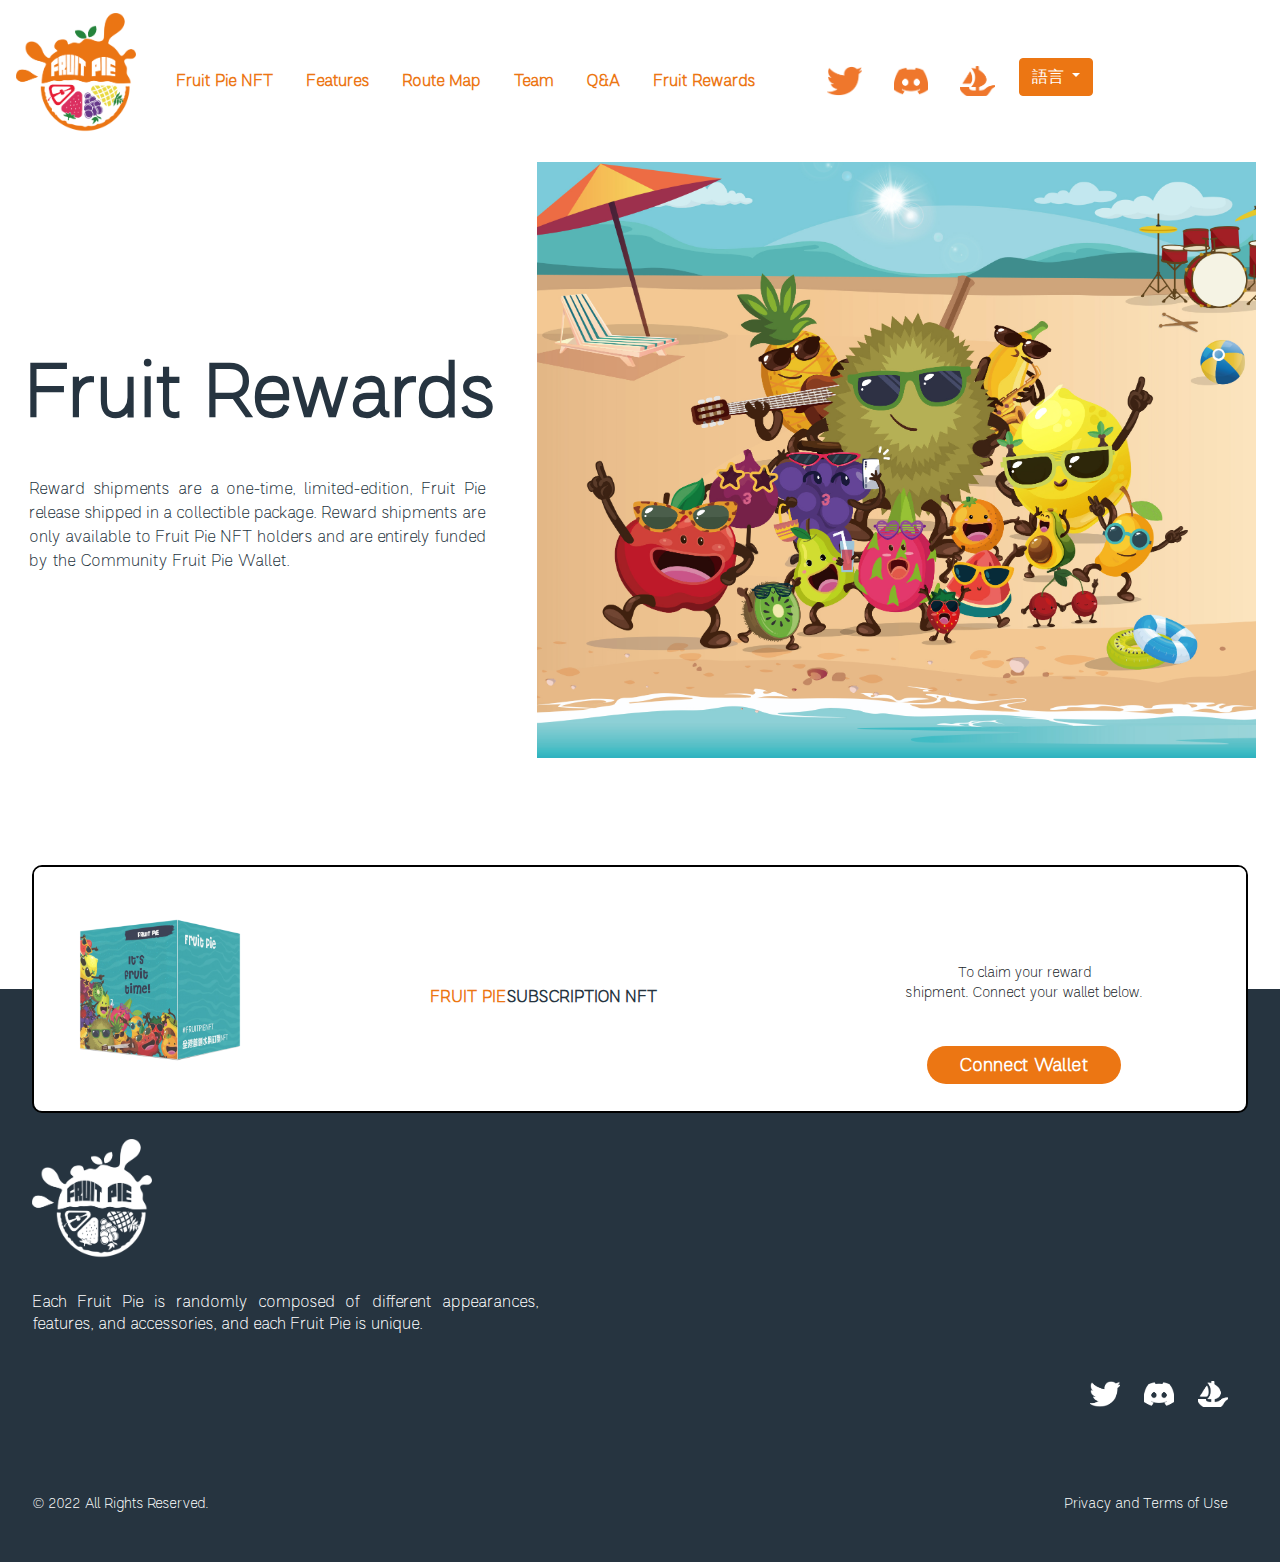
<file: new_en.html>
<!doctype html>
<html lang="en">
<head>
    <!-- Required meta tags -->
    <meta charset="utf-8">
    <meta name="viewport" content="width=device-width, initial-scale=1, shrink-to-fit=no">

    <!-- Bootstrap CSS -->
    <link rel="stylesheet" href="css/bootstrap.min.css">
    <link rel="stylesheet" href="css/8574bb164f2108e9c2b6.css">
    <link rel="stylesheet" href="css/d63dbf80b9bc71885d6d.css">
    <link rel="stylesheet" href="css/e1a5239e04188e48600e.css">
    <title>Fruit Pie</title>
    <style>
        @font-face {
            font-family: miduam;
            src: url(font/Mont-HeavyDEMO.otf);
        }

        * {
            font-family: miduam;
        }

        h2{
            color: #ec7613 !important;
        }
    </style>
</head>
<body style="background-color: #263440;">
<div class="bg-light bg-cover bg-center background-image bg-no-repeat footer-top-lg">
    <nav class="navbar navbar-expand-lg navbar-light bg-light container">
        <a class="navbar-brand" href="index.html"><img src="images/fruit_logo.png" class="header-logo"></a>
        <button class="navbar-toggler" type="button" data-toggle="collapse" data-target="#navbarText"
                aria-controls="navbarText" aria-expanded="false" aria-label="Toggle navigation">
            <span class="navbar-toggler-icon"></span>
        </button>
        <div class="collapse navbar-collapse" id="navbarText">
            <ul class="navbar-nav mr-auto">
                <li class="nav-item ml-3">
                    <a class="nav-link" style="color: #ec7613 !important;font-weight: bold;" href="index.html#intro">Fruit Pie
                        NFT</a>
                </li>
                <li class="nav-item ml-3">
                    <a class="nav-link" style="color: #ec7613 !important;font-weight: bold;"
                       href="index.html#benifits">Features</a>
                </li>
                <li class="nav-item ml-3">
                    <a class="nav-link" style="color: #ec7613 !important;font-weight: bold;" href="index.html#roadmap">Route
                        Map</a>
                </li>
                <li class="nav-item ml-3">
                    <a class="nav-link" style="color: #ec7613 !important;font-weight: bold;" href="index.html#team">Team</a>
                </li>
                <li class="nav-item ml-3">
                    <a class="nav-link" style="color: #ec7613 !important;font-weight: bold;" href="index.html#faq">Q&A</a>
                </li>
                <li class="nav-item ml-3">
                    <a class="nav-link" style="color: #ec7613 !important;font-weight: bold;" href="new_en.html">Fruit
                        Rewards</a>
                </li>
            </ul>
            <span class="navbar-text">
     <ul class="navbar-nav mr-auto">
         <li class="nav-item ml-3">
                <a class="nav-link" href="#"><img
                        src="images/twitter.png" class="nav-img"/></a>
            </li>
            <li class="nav-item ml-3">
                <a class="nav-link" href="#"><img src="images/discord.png" class="nav-img"/></a>
            </li>
            <li class="nav-item ml-3">
                <a class="nav-link" href="#"><img
                        src="images/opensea-logo.png" class="nav-img"/></a>
            </li>
         <il>
         <div class="btn-group ml-3" role="group">
    <button id="btnGroupDrop1" type="button" class="btn btn-secondary dropdown-toggle" data-toggle="dropdown"
            aria-haspopup="true" aria-expanded="false">
      語言
    </button>
    <div class="dropdown-menu" aria-labelledby="btnGroupDrop1">
      <a class="dropdown-item" href="new_en.html">English</a>
      <a class="dropdown-item" href="new_cn.html">中文</a>
    </div>
  </div>
             </il>
        </ul>
    </span>
        </div>
    </nav>
    <section class="md:flex lg:container px-6 mx-auto md:-mt-15">
        <div class="md:w-5/12 my-auto flex align-middle">
            <div><h1 class="font-bold text-6xl text-blue md:text-9xl xl:text-12xl leading-none  ">Fruit Rewards<br>
                </h1>
                <p class="text-blue md:w-8/12 mt-5 hidden md:block" style="text-align: justify;">
                    Reward shipments are a one-time, limited-edition, Fruit Pie release shipped in a collectible package. Reward shipments are only available to Fruit Pie NFT holders and are entirely funded by the Community Fruit Pie Wallet.
                </p></div>
        </div>
        <div class="md:w-7/12 overflow-hidden">
            <div class="-mx-8 md:mx-0 my-3">
                <div style="display:inline-block;max-width:100%;overflow:hidden;position:relative;box-sizing:border-box;margin:0">
                    <div style="box-sizing:border-box;display:block;max-width:100%"><img
                            style="max-width:100%;display:block;margin:0;border:none;padding:0" alt=""
                            aria-hidden="true"
                            src="images/fruits/top-right.png"/>
                    </div>
                </div>
            </div>
            <p class="text-blue w-11/12 md:w-8/12 mt-5 block md:hidden">
                Reward shipments are a one-time, limited-edition, Fruit Pie release shipped in a collectible package. Reward shipments are only available to Fruit Pie NFT holders and are entirely funded by the Community Fruit Pie Wallet.

            </p></div>
    </section>
    <div class="lg:container mx-auto px-5 lg:px-6">
        <div class="z-10 translate-y-1/2 -mt-10">
            <article class="relative flex flex-col md:items-center md:grid md:grid-cols-12 bg-white md:px-10 pt-5 pb-10 md:py-8 rounded-lg gap-x-5 text-left">
                <div class="col-start-1 md:col-end-4 lg:col-end-3 relative h-full self-center ">
                    <div class="-mt-24 mb-5 md:-mb-5">
                        <div style="display:inline-block;max-width:100%;overflow:hidden;position:relative;box-sizing:border-box; top:100px;">
                            <img src="images/fruits/packet.png">

                        </div>
                    </div>
                </div>
                <div class="md:col-start-4 lg:col-start-3 md:col-span-6 lg:col-span-7 m-auto md:m-0"><h3
                        class="text-sm font-bold mb-1 leading-none opacity-30"></h3><h4
                        class="font-bold text-blue uppercase mb-1 text-sm md:text-base"><span class="text-teal">Fruit Pie</span>Subscription NFT</h4>
                </div>
                <div class="col-span-4 px-5 md:px-0 text-center md:text-left mt-5 md:mt-0"><p
                        class="mb-5 font-medium text-sm">To claim your reward<br> shipment. Connect your wallet below.</p><a
                        class="ui button whitespace-nowrap bg-primary rounded-full font-semibold text-md lg:text-lg py-2 px-5 md:py-3 md:px-8 text-white disabled:opacity-60 w-full md:w-auto"
                        href="#">Connect Wallet</a>
                </div>
            </article>
        </div>
    </div>
</div>


<footer class="pb-12 lg:pt-10">
    <div class=" px-5 lg:container mx-auto md:flex-no-wrap md:px-10 lg:px-6">
        <div class="lg:mb-8"><a class="block" href="index.html">
            <img src="images/Fruit_logo_footer.png" alt="Logo" style="width: 120px; margin-top: 150px;">
        </a></div>
        <div class="md:flex text-white py-8 md:py-0 md:mb-20"><p class="leading-snug md:w-3/4 lg:w-5/12">Each Fruit Pie
            is randomly composed of different appearances, features, and accessories, and each Fruit Pie is unique.</p>
            <ul class="hidden md:flex md:justify-end md:flex-grow mt-4">
                <li class="mt-3 md:mt-0 md:ml-6 mr-6 md:mr-0"><a class="block text-white"
                                                                 href="#">
                    <div style="display:inline-block;width: 30px;overflow:hidden;position:relative;box-sizing:border-box;margin:0">
                        <div style="box-sizing:border-box;display:block;max-width:100%"><img
                                style="max-width:100%;display:block;margin:0;border:none;padding:0" alt=""
                                aria-hidden="true"
                                src="images/Twitter%20white.png"/>
                        </div>
                        <img src="images/Twitter%20white.png"
                             decoding="async" data-nimg="intrinsic" class="hover:opacity-50"
                             style="position:absolute;top:0;left:0;bottom:0;right:0;box-sizing:border-box;padding:0;border:none;margin:auto;display:block;width:0;height:0;min-width:100%;max-width:100%;min-height:100%;max-height:100%"/>
                    </div>
                </a></li>
                <li class="mt-3 md:mt-0 md:ml-6 mr-6 md:mr-0"><a class="block text-white"
                                                                 href="#">
                    <div style="display:inline-block;width: 30px;overflow:hidden;position:relative;box-sizing:border-box;margin:0">
                        <div style="box-sizing:border-box;display:block;max-width:100%"><img
                                style="max-width:100%;display:block;margin:0;border:none;padding:0" alt=""
                                aria-hidden="true"
                                src="images/Discord-white.png"/>
                        </div>
                        <img src="images/Discord-white.png"
                             decoding="async" data-nimg="intrinsic" class="hover:opacity-50"
                             style="position:absolute;top:0;left:0;bottom:0;right:0;box-sizing:border-box;padding:0;border:none;margin:auto;display:block;width:0;height:0;min-width:100%;max-width:100%;min-height:100%;max-height:100%"/>
                    </div>
                </a></li>
                <li class="mt-3 md:mt-0 md:ml-6 mr-6 md:mr-0"><a class="block text-white"
                                                                 href="#">
                    <div style="display:inline-block;width: 30px;overflow:hidden;position:relative;box-sizing:border-box;margin:0">
                        <div style="box-sizing:border-box;display:block;max-width:100%"><img
                                style="max-width:100%;display:block;margin:0;border:none;padding:0" alt=""
                                aria-hidden="true"
                                src="images/open%20sea%20white.png"/>
                        </div>
                        <img src="images/open%20sea%20white.png"
                             decoding="async" data-nimg="intrinsic" class="hover:opacity-50"
                             style="position:absolute;top:0;left:0;bottom:0;right:0;box-sizing:border-box;padding:0;border:none;margin:auto;display:block;width:0;height:0;min-width:100%;max-width:100%;min-height:100%;max-height:100%"/>
                    </div>
                </a></li>
            </ul>
        </div>
        <div class="md:flex text-white text-sm">
            <div class="md:w-3/4"><p>©<!-- --> 2022<!-- --> All Rights Reserved. </p>
                <p class="text-white opacity-20"><a href="https://opensea.io/Breakfast" target="_blank"
                                                    rel="noopener noreferrer"><!--The Bored Breakfast Club’s Apes
                    are held here.--></a></p></div>
            <div class="hidden md:flex md:justify-end flex-grow"><a
                    href="privacy.html">Privacy and Terms of Use</a></div>
        </div>
        <div class="md:hidden flex">
            <ul class="flex md:justify-end md:flex-grow">
                <li class="mt-3 md:mt-0 md:ml-6 mr-6 md:mr-0"><a class="block text-white"
                                                                 href="#">
                    <div style="display:inline-block;width:30px;overflow:hidden;position:relative;box-sizing:border-box;margin:0">
                        <div style="box-sizing:border-box;display:block;width:30px;"><img
                                style="width:30px;display:block;margin:0;border:none;padding:0" alt=""
                                aria-hidden="true"
                                src="images/Twitter%20white.png"/>
                        </div>
                        <img alt="Twitter"
                             src="images/Twitter%20white.png"
                             decoding="async" data-nimg="intrinsic"
                             style="position:absolute;top:0;left:0;bottom:0;right:0;box-sizing:border-box;padding:0;border:none;margin:auto;display:block;width:30px;"/>

                    </div>
                </a></li>
                <li class="mt-3 md:mt-0 md:ml-6 mr-6 md:mr-0"><a class="block text-white"
                                                                 href="#">
                    <div style="display:inline-block;width: 30px;overflow:hidden;position:relative;box-sizing:border-box;margin:0">
                        <div style="box-sizing:border-box;display:block;max-width:100%"><img
                                style="max-width:100%;display:block;margin:0;border:none;padding:0" alt=""
                                aria-hidden="true"
                                src="images/Discord-white.png"/>
                        </div>
                        <img alt="Discord"
                             src="images/Discord-white.png"
                             decoding="async" data-nimg="intrinsic"
                             style="position:absolute;top:0;left:0;bottom:0;right:0;box-sizing:border-box;padding:0;border:none;margin:auto;display:block;width:0;height:0;min-width:100%;max-width:100%;min-height:100%;max-height:100%"/>
                    </div>
                </a></li>
            </ul>
            <div class="flex justify-end flex-grow items-center text-sm text-white"><a
                    class="block " href="privacy.html">Privacy and Terms of Use</a></div>
        </div>
    </div>
</footer>
<!-- Optional JavaScript -->
<!-- jQuery first, then Popper.js, then Bootstrap JS -->
<script src="https://code.jquery.com/jquery-3.2.1.slim.min.js"
        integrity="sha384-KJ3o2DKtIkvYIK3UENzmM7KCkRr/rE9/Qpg6aAZGJwFDMVNA/GpGFF93hXpG5KkN"
        crossorigin="anonymous"></script>
<script src="https://cdn.jsdelivr.net/npm/popper.js@1.12.9/dist/umd/popper.min.js"
        integrity="sha384-ApNbgh9B+Y1QKtv3Rn7W3mgPxhU9K/ScQsAP7hUibX39j7fakFPskvXusvfa0b4Q"
        crossorigin="anonymous"></script>
<script src="https://cdn.jsdelivr.net/npm/bootstrap@4.0.0/dist/js/bootstrap.min.js"
        integrity="sha384-JZR6Spejh4U02d8jOt6vLEHfe/JQGiRRSQQxSfFWpi1MquVdAyjUar5+76PVCmYl"
        crossorigin="anonymous"></script>
</body>
</html>
</file>
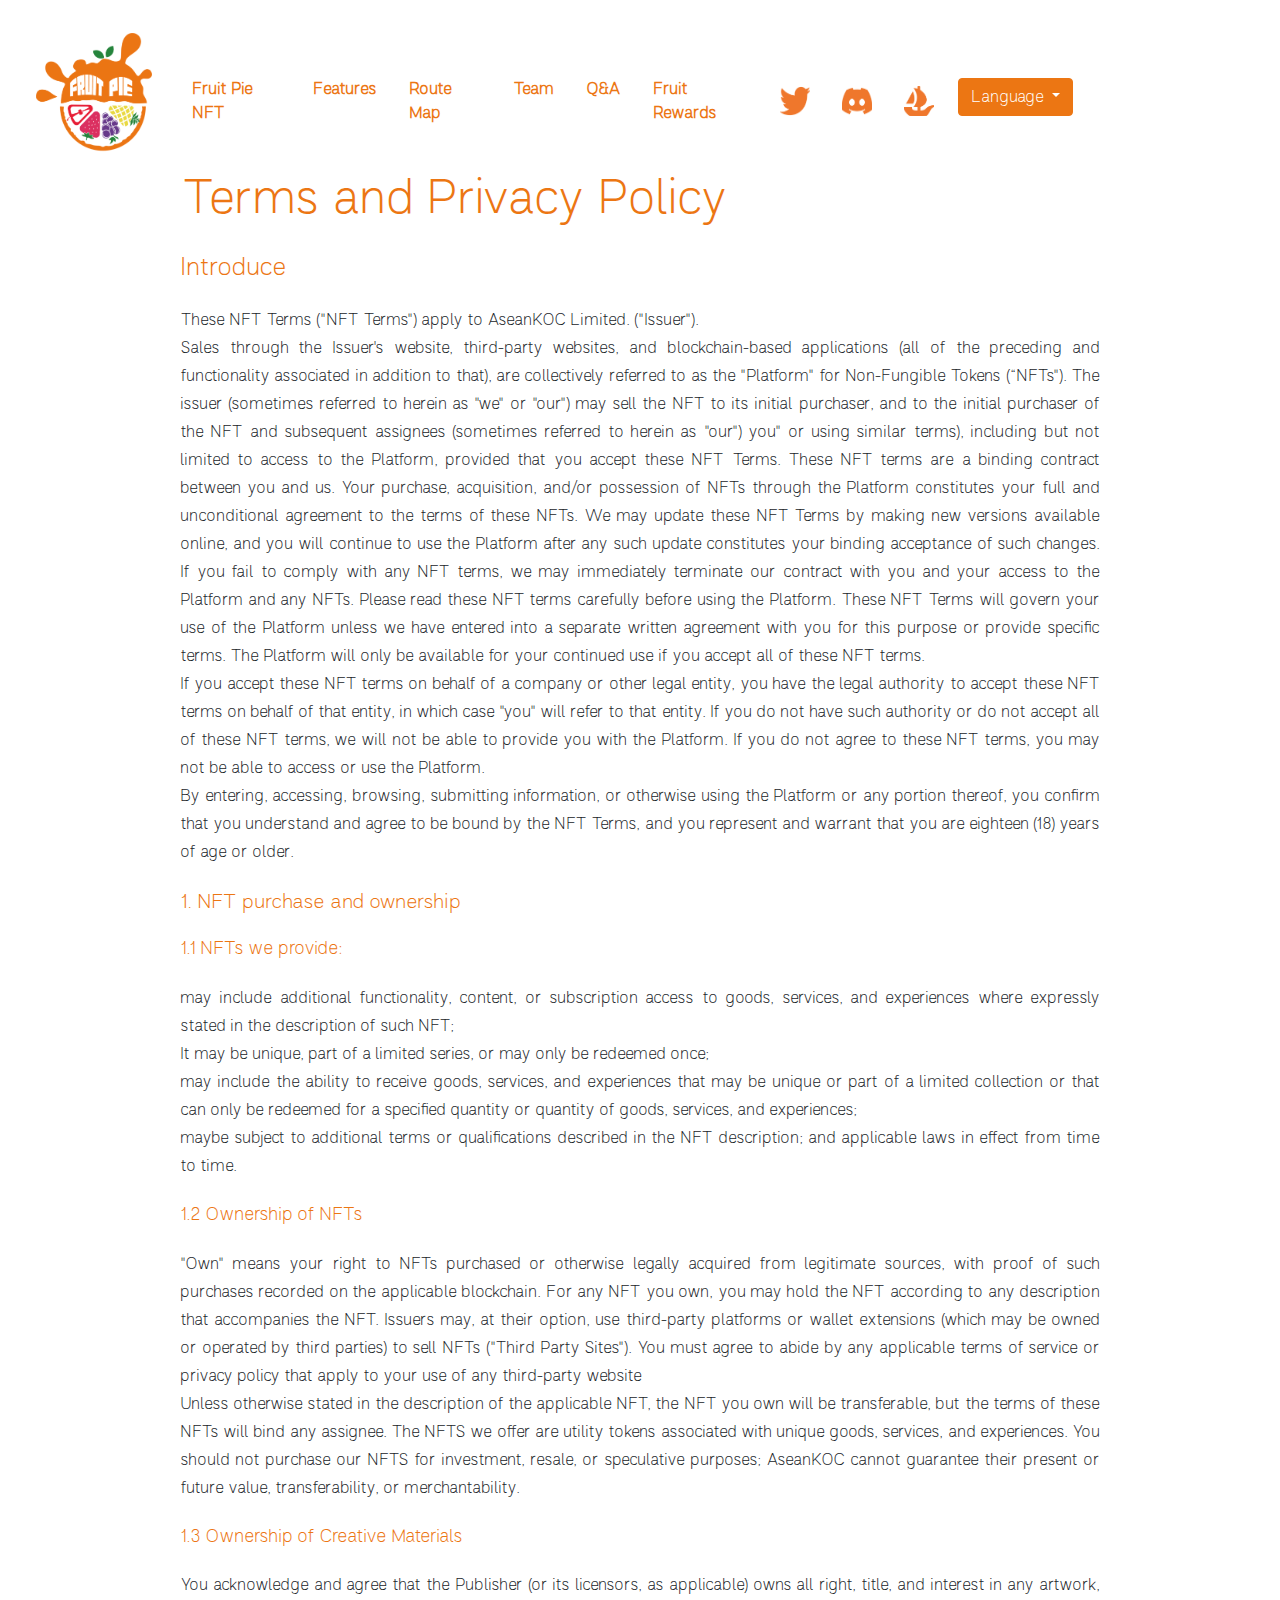
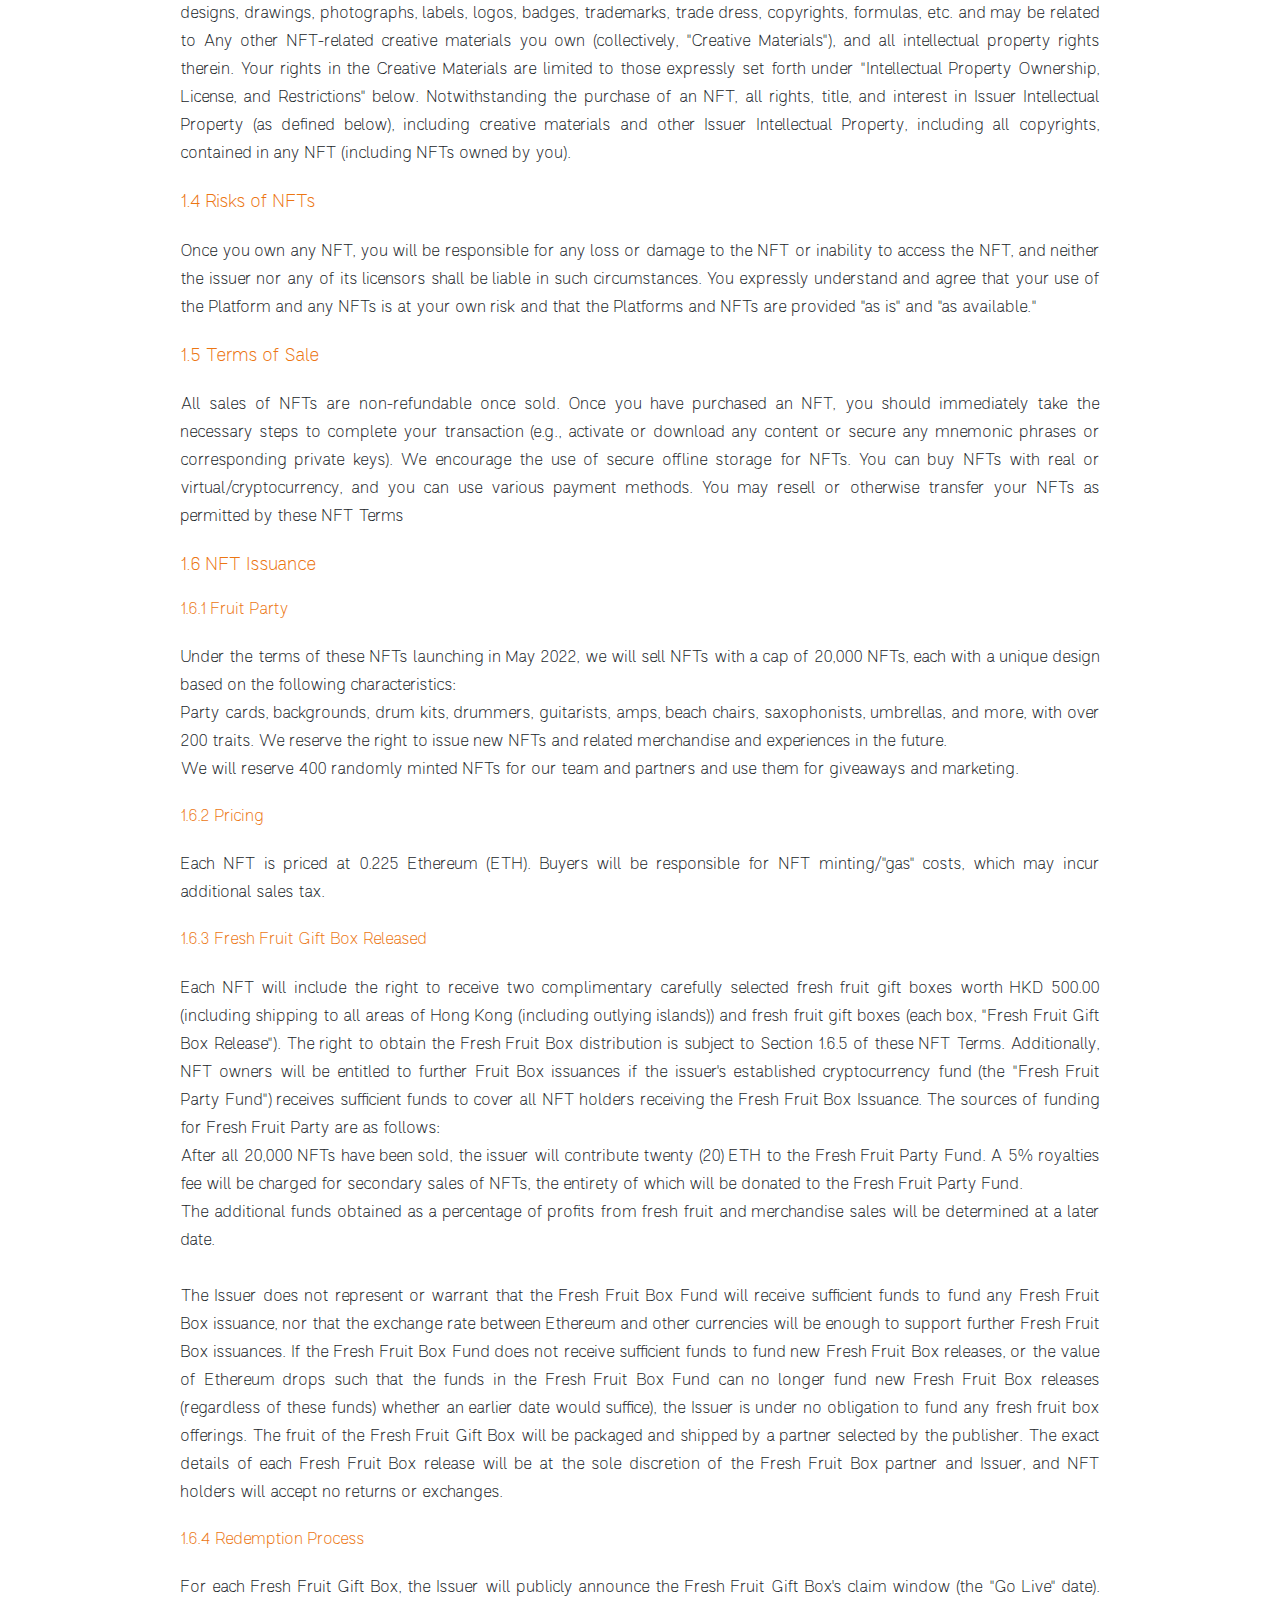
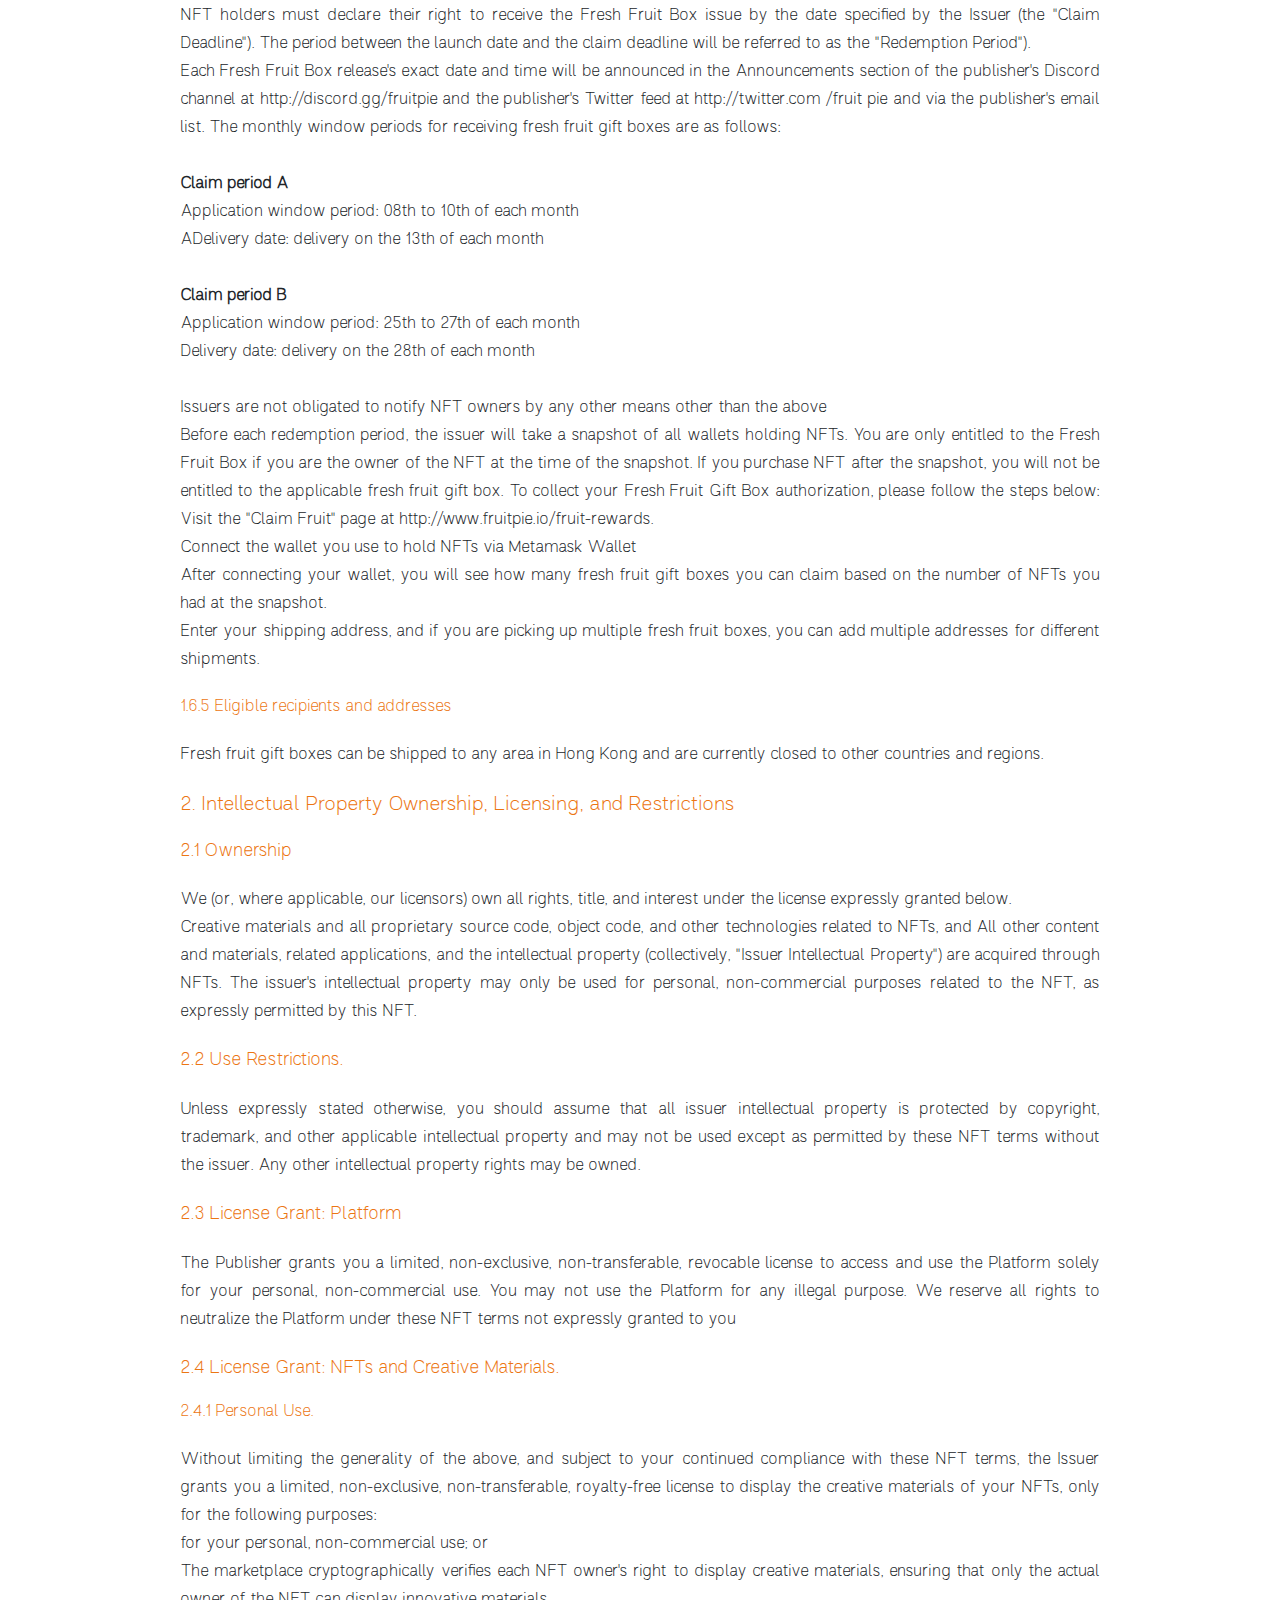
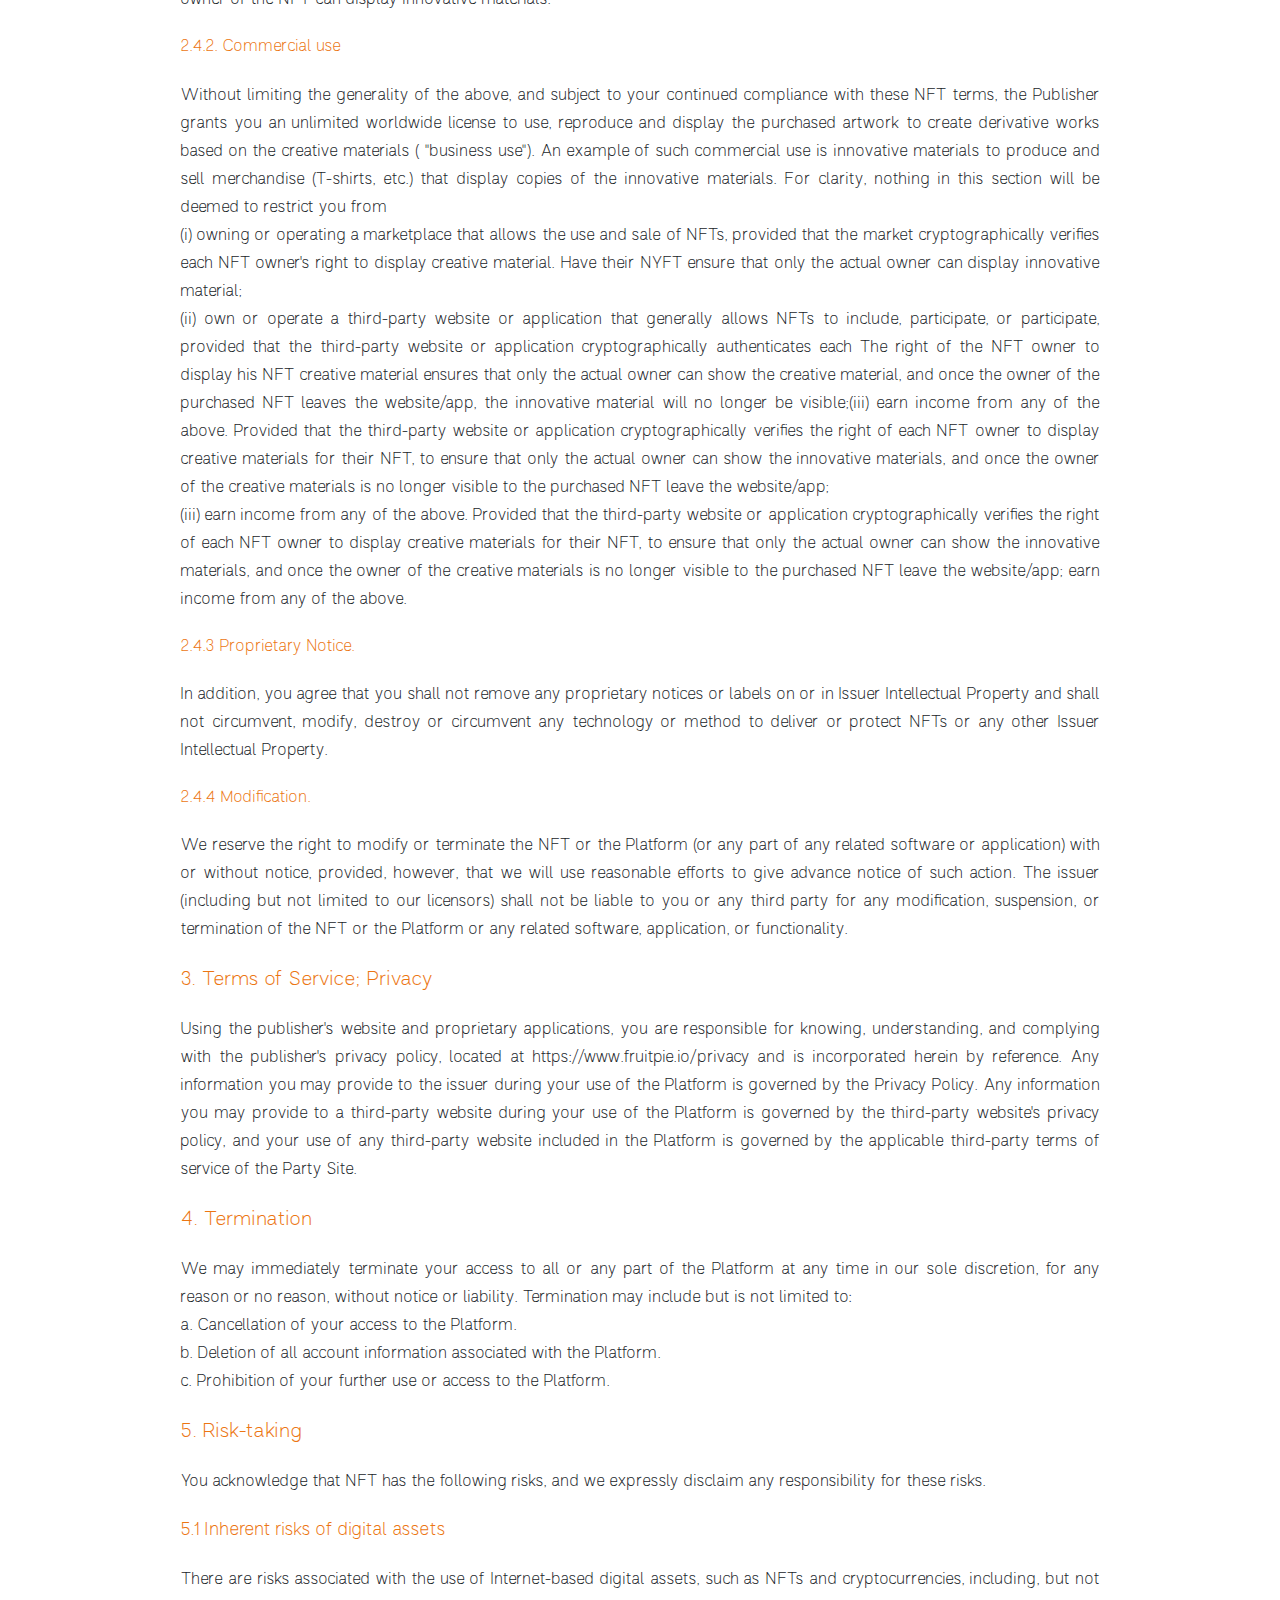
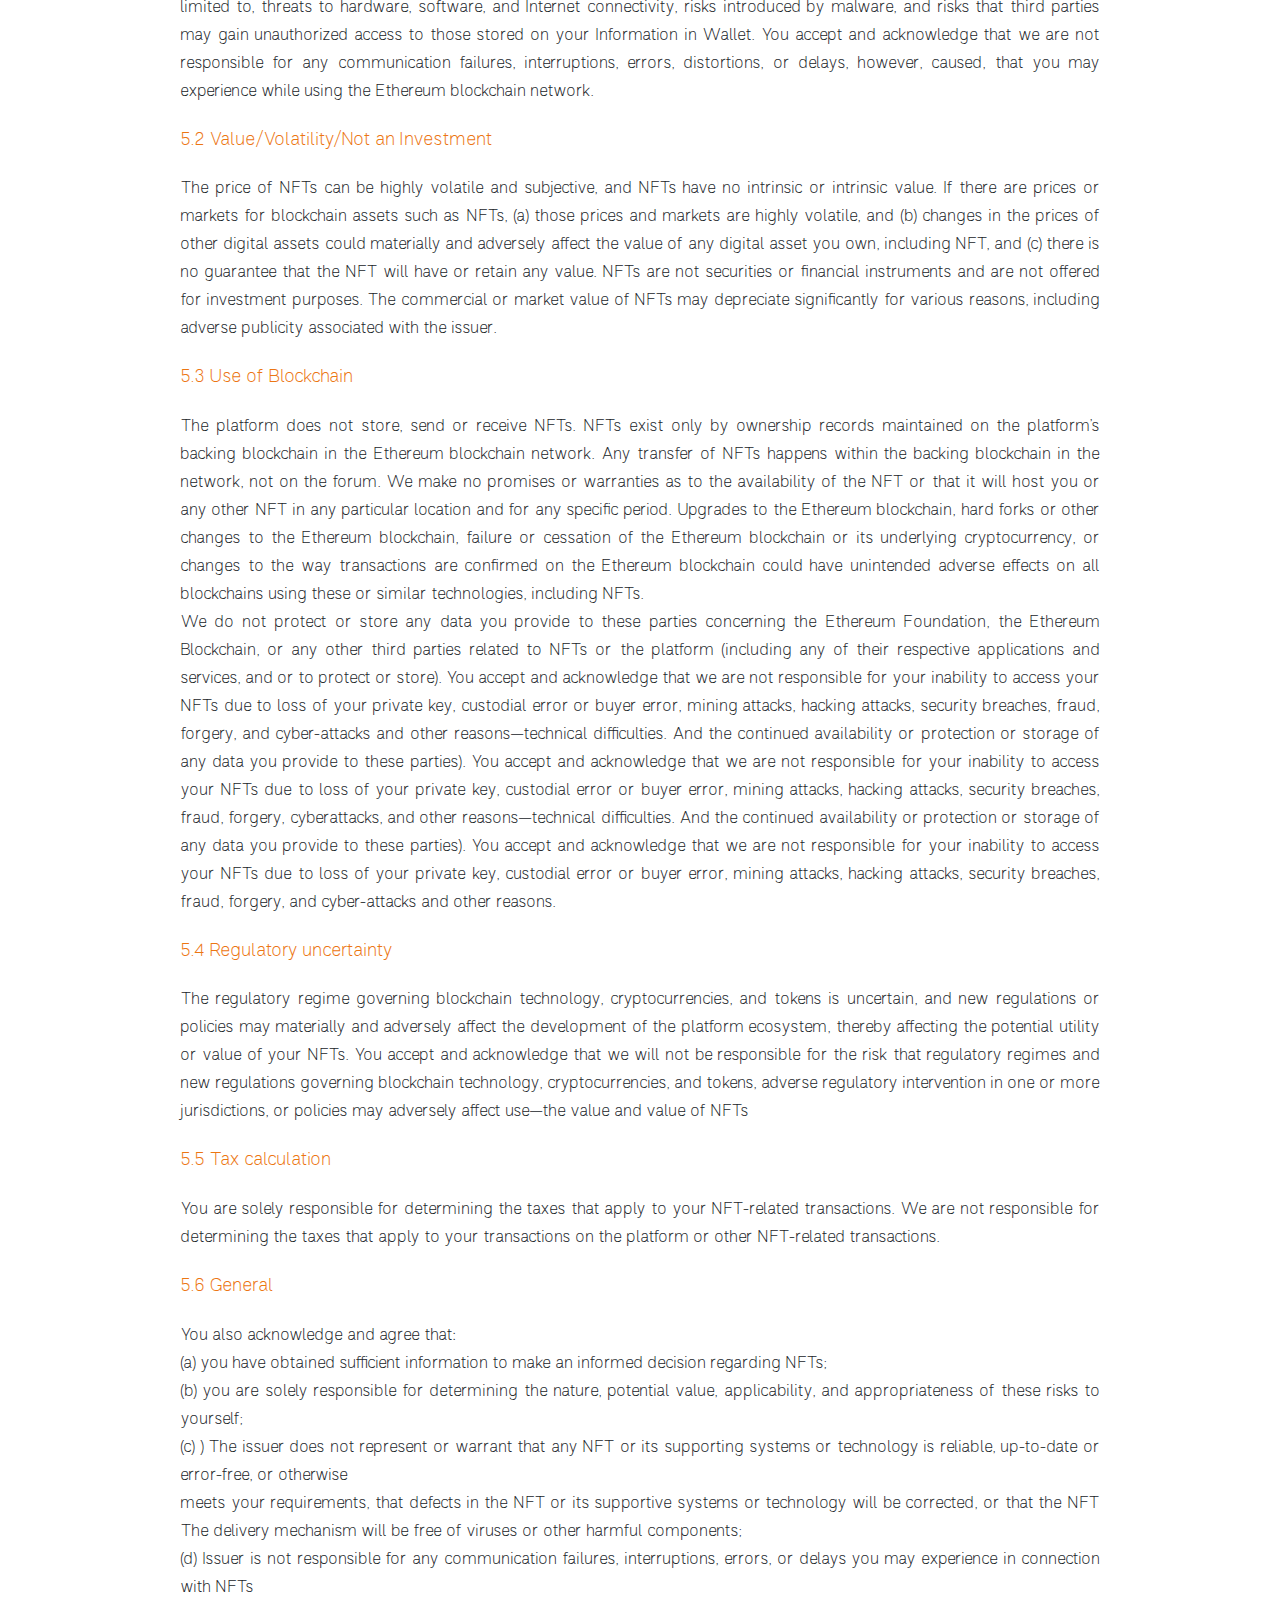
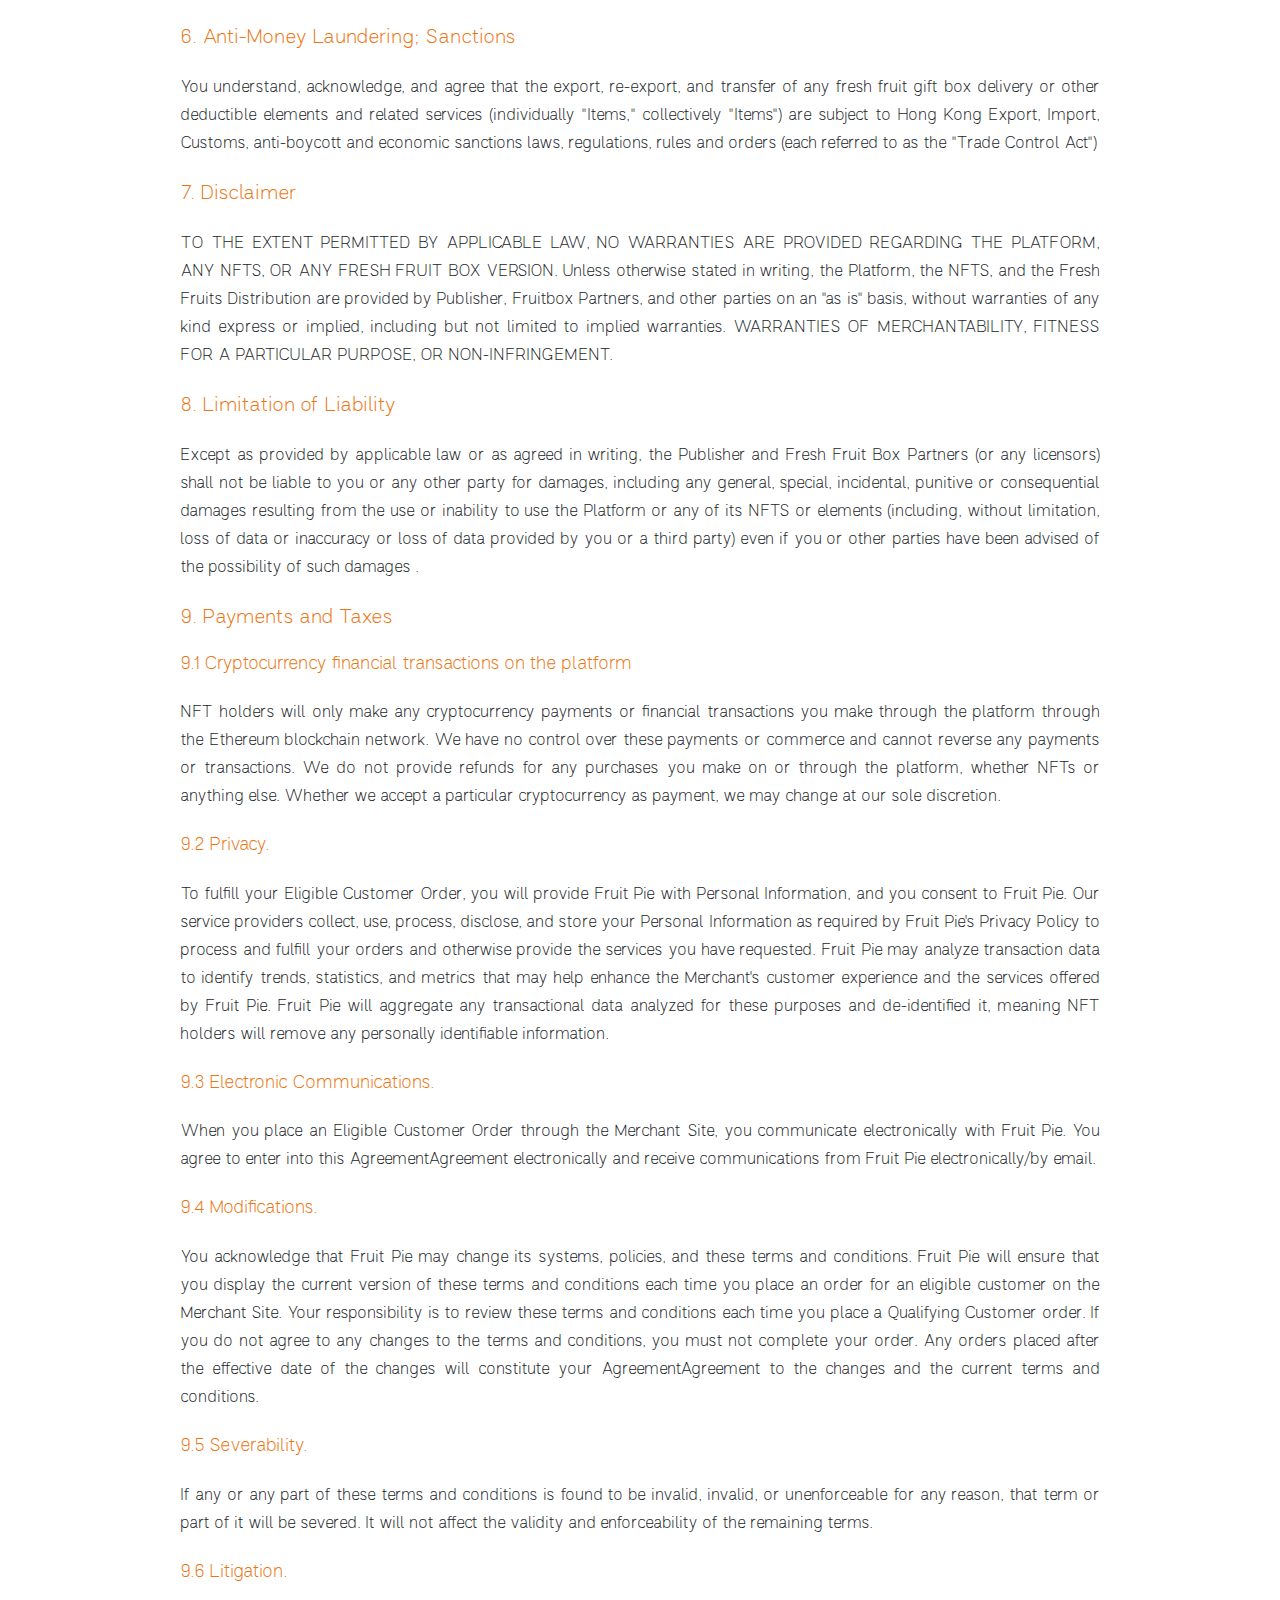
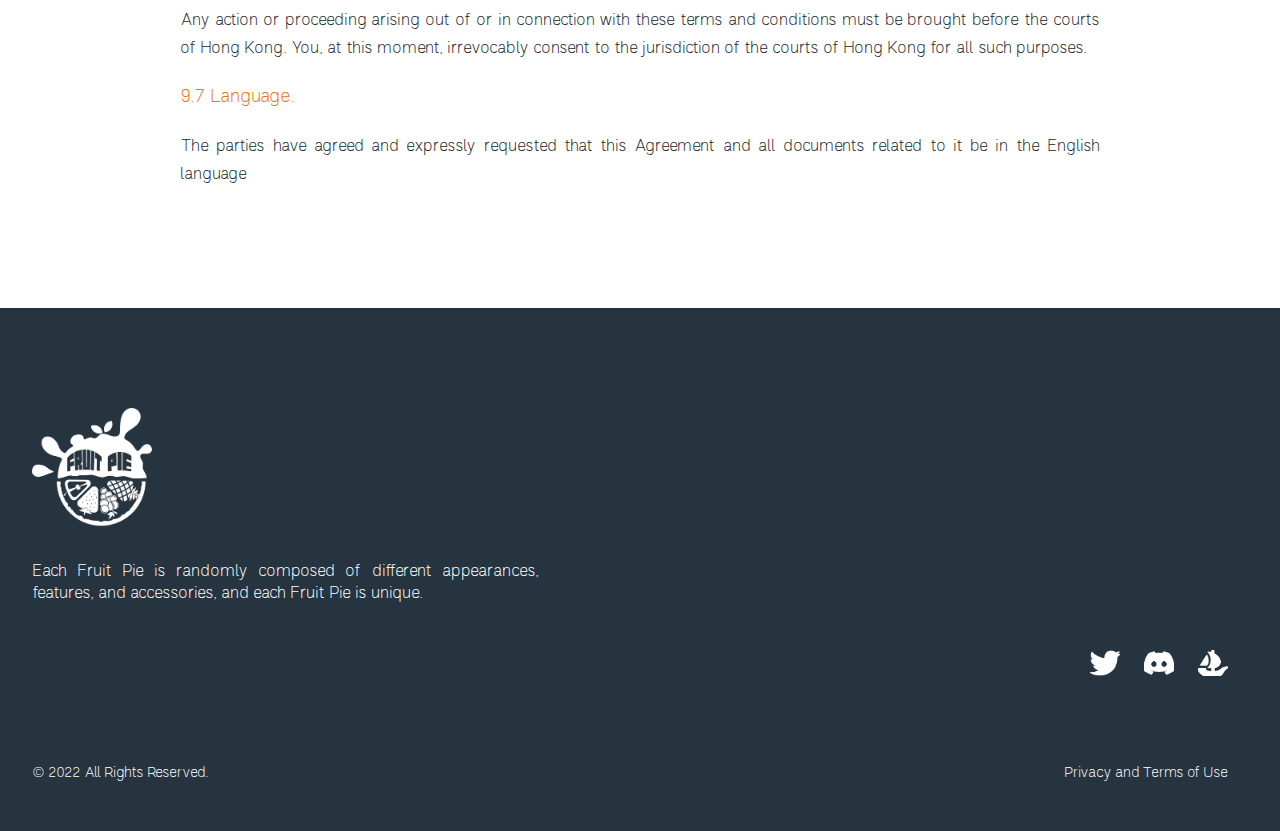
<file: privacy.html>
<!doctype html>
<html lang="en">
<head>
    <!-- Required meta tags -->
    <meta charset="utf-8">
    <meta name="viewport" content="width=device-width, initial-scale=1, shrink-to-fit=no">

    <!-- Bootstrap CSS -->
    <link rel="stylesheet" href="css/bootstrap.min.css">
    <link rel="stylesheet" href="css/8574bb164f2108e9c2b6.css">
    <link rel="stylesheet" href="css/d63dbf80b9bc71885d6d.css">
    <link rel="stylesheet" href="css/e1a5239e04188e48600e.css">
    <title>Fruit Pie</title>
    <style>
        @font-face {
            font-family: miduam;
            src: url(font/Mont-HeavyDEMO.otf);
        }

        * {
            font-family: miduam;
        }

        h2 {
            color: #ec7613 !important;
        }
    </style>
</head>
<body style="background-color: #263440;">
<div class="bg-light bg-cover bg-center background-image bg-no-repeat footer-top-lg"
     style="margin-bottom: 100px;padding: 20px;">
    <nav class="navbar navbar-expand-lg navbar-light bg-light container">
        <a class="navbar-brand" href="index.html"><img src="images/fruit_logo.png" class="header-logo"></a>
        <button class="navbar-toggler" type="button" data-toggle="collapse" data-target="#navbarText"
                aria-controls="navbarText" aria-expanded="false" aria-label="Toggle navigation">
            <span class="navbar-toggler-icon"></span>
        </button>
        <div class="collapse navbar-collapse" id="navbarText">
            <ul class="navbar-nav mr-auto">
                <li class="nav-item ml-3">
                    <a class="nav-link" style="color: #ec7613 !important;font-weight: bold;" href="index.html#intro">Fruit
                        Pie
                        NFT</a>
                </li>
                <li class="nav-item ml-3">
                    <a class="nav-link" style="color: #ec7613 !important;font-weight: bold;"
                       href="index.html#benifits">Features</a>
                </li>
                <li class="nav-item ml-3">
                    <a class="nav-link" style="color: #ec7613 !important;font-weight: bold;" href="index.html#roadmap">Route
                        Map</a>
                </li>
                <li class="nav-item ml-3">
                    <a class="nav-link" style="color: #ec7613 !important;font-weight: bold;"
                       href="index.html#team">Team</a>
                </li>
                <li class="nav-item ml-3">
                    <a class="nav-link" style="color: #ec7613 !important;font-weight: bold;"
                       href="index.html#faq">Q&A</a>
                </li>
                <li class="nav-item ml-3">
                    <a class="nav-link" style="color: #ec7613 !important;font-weight: bold;" href="new_en.html">Fruit
                        Rewards</a>
                </li>
            </ul>
            <span class="navbar-text">
     <ul class="navbar-nav mr-auto">
         <li class="nav-item ml-3">
                <a class="nav-link" href="#"><img
                        src="images/twitter.png" class="nav-img"/></a>
            </li>
            <li class="nav-item ml-3">
                <a class="nav-link" href="#"><img src="images/discord.png" class="nav-img"/></a>
            </li>
            <li class="nav-item ml-3">
                <a class="nav-link" href="#"><img
                        src="images/opensea-logo.png" class="nav-img"/></a>
            </li>
         <il>
         <div class="btn-group ml-3" role="group">
    <button id="btnGroupDrop1" type="button" class="btn btn-secondary dropdown-toggle" data-toggle="dropdown"
            aria-haspopup="true" aria-expanded="false">
      Language
    </button>
    <div class="dropdown-menu" aria-labelledby="btnGroupDrop1">
      <a class="dropdown-item" href="#">English</a>
      <a class="dropdown-item" href="#">中文</a>
    </div>
  </div>
             </il>
        </ul>
    </span>
        </div>
    </nav>
    <div style="padding-left: 160px; padding-right: 160px;">
        <h2
                class="text-white text-4xl md:text-8xl font-medium mb-4 leading-tight">Terms and Privacy Policy</h2>
        <h2 style="font-size: 25px;">Introduce</h2><br>
        <p class="leading-relaxed md:text-lg md:w-3/4 lg:w-full undefined" style="font-size: 16px;">
            These NFT Terms ("NFT Terms") apply to AseanKOC Limited. ("Issuer").<br>
            Sales through the Issuer's website, third-party websites, and blockchain-based applications (all of the
            preceding and
            functionality associated in addition to that), are collectively referred to as the "Platform" for
            Non-Fungible Tokens (“NFTs").
            The issuer (sometimes referred to herein as "we" or "our") may sell the NFT to its initial purchaser, and to
            the initial purchaser
            of the NFT and subsequent assignees (sometimes referred to herein as "our") you" or using similar terms),
            including but not
            limited to access to the Platform, provided that you accept these NFT Terms. These NFT terms are a binding
            contract between
            you and us. Your purchase, acquisition, and/or possession of NFTs through the Platform constitutes your full
            and unconditional
            agreement to the terms of these NFTs. We may update these NFT Terms by making new versions available online,
            and you will
            continue to use the Platform after any such update constitutes your binding acceptance of such changes. If
            you fail to comply
            with any NFT terms, we may immediately terminate our contract with you and your access to the Platform and
            any NFTs.
            Please read these NFT terms carefully before using the Platform. These NFT Terms will govern your use of the
            Platform unless
            we have entered into a separate written agreement with you for this purpose or provide specific terms. The
            Platform will only be
            available for your continued use if you accept all of these NFT terms.<br>
            If you accept these NFT terms on behalf of a company or other legal entity, you have the legal authority to
            accept these NFT
            terms on behalf of that entity, in which case "you" will refer to that entity. If you do not have such
            authority or do not accept all
            of these NFT terms, we will not be able to provide you with the Platform. If you do not agree to these NFT
            terms, you may not
            be able to access or use the Platform.<br>
            By entering, accessing, browsing, submitting information, or otherwise using the Platform or any portion
            thereof, you confirm
            that you understand and agree to be bound by the NFT Terms, and you represent and warrant that you are
            eighteen (18) years of
            age or older.
        </p><br>

        <h2 style="font-size: 20px;">1. NFT purchase and ownership</h2><br>
        <h2 style="font-size: 18px;">1.1 NFTs we provide:</h2><br>
        <p class="leading-relaxed md:text-lg md:w-3/4 lg:w-full undefined" style="font-size: 16px;">
            may include additional functionality, content, or subscription access to goods, services, and experiences
            where expressly stated
            in the description of such NFT;<br>
            It may be unique, part of a limited series, or may only be redeemed once;<br>
            may include the ability to receive goods, services, and experiences that may be unique or part of a limited
            collection or that can
            only be redeemed for a specified quantity or quantity of goods, services, and experiences;<br>
            maybe subject to additional terms or qualifications described in the NFT description; and applicable laws in
            effect from time to
            time.
        </p><br>

        <h2 style="font-size: 18px;">1.2 Ownership of NFTs</h2><br>
        <p class="leading-relaxed md:text-lg md:w-3/4 lg:w-full undefined" style="font-size: 16px;">
            "Own" means your right to NFTs purchased or otherwise legally acquired from legitimate sources, with proof
            of such purchases
            recorded on the applicable blockchain. For any NFT you own, you may hold the NFT according to any
            description that
            accompanies the NFT. Issuers may, at their option, use third-party platforms or wallet extensions (which may
            be owned or
            operated by third parties) to sell NFTs ("Third Party Sites"). You must agree to abide by any applicable
            terms of service or
            privacy policy that apply to your use of any third-party website<br>
            Unless otherwise stated in the description of the applicable NFT, the NFT you own will be transferable, but
            the terms of these
            NFTs will bind any assignee. The NFTS we offer are utility tokens associated with unique goods, services,
            and experiences. You
            should not purchase our NFTS for investment, resale, or speculative purposes; AseanKOC cannot guarantee
            their present or
            future value, transferability, or merchantability.<br>
        </p><br>

        <h2 style="font-size: 18px;">1.3 Ownership of Creative Materials</h2><br>
        <p class="leading-relaxed md:text-lg md:w-3/4 lg:w-full undefined" style="font-size: 16px;">
            You acknowledge and agree that the Publisher (or its licensors, as applicable) owns all right, title, and
            interest in any artwork,
            designs, drawings, photographs, labels, logos, badges, trademarks, trade dress, copyrights, formulas, etc.
            and may be related to
            Any other NFT-related creative materials you own (collectively, "Creative Materials"), and all intellectual
            property rights therein.
            Your rights in the Creative Materials are limited to those expressly set forth under "Intellectual Property
            Ownership, License, and
            Restrictions" below. Notwithstanding the purchase of an NFT, all rights, title, and interest in Issuer
            Intellectual Property (as
            defined below), including creative materials and other Issuer Intellectual Property, including all
            copyrights, contained in any NFT
            (including NFTs owned by you).
        </p><br>

        <h2 style="font-size: 18px;">1.4 Risks of NFTs</h2><br>
        <p class="leading-relaxed md:text-lg md:w-3/4 lg:w-full undefined" style="font-size: 16px;">
            Once you own any NFT, you will be responsible for any loss or damage to the NFT or inability to access the
            NFT, and neither the
            issuer nor any of its licensors shall be liable in such circumstances. You expressly understand and agree
            that your use of the
            Platform and any NFTs is at your own risk and that the Platforms and NFTs are provided "as is" and "as
            available."
        </p><br>

        <h2 style="font-size: 18px;">1.5 Terms of Sale</h2><br>
        <p class="leading-relaxed md:text-lg md:w-3/4 lg:w-full undefined" style="font-size: 16px;">
            All sales of NFTs are non-refundable once sold. Once you have purchased an NFT, you should immediately take
            the necessary
            steps to complete your transaction (e.g., activate or download any content or secure any mnemonic phrases or
            corresponding
            private keys). We encourage the use of secure offline storage for NFTs. You can buy NFTs with real or
            virtual/cryptocurrency,
            and you can use various payment methods. You may resell or otherwise transfer your NFTs as permitted by
            these NFT Terms
        </p><br>

        <h2 style="font-size: 18px;">1.6 NFT Issuance</h2><br>
        <h2 style="font-size: 16px;">1.6.1 Fruit Party</h2><br>
        <p class="leading-relaxed md:text-lg md:w-3/4 lg:w-full undefined" style="font-size: 16px;">
            Under the terms of these NFTs launching in May 2022, we will sell NFTs with a cap of 20,000 NFTs, each with
            a unique design
            based on the following characteristics:<br>
            Party cards, backgrounds, drum kits, drummers, guitarists, amps, beach chairs, saxophonists, umbrellas, and
            more, with over
            200 traits. We reserve the right to issue new NFTs and related merchandise and experiences in the
            future.<br>
            We will reserve 400 randomly minted NFTs for our team and partners and use them for giveaways and marketing.
        </p><br>

        <h2 style="font-size: 16px;">1.6.2 Pricing</h2><br>
        <p class="leading-relaxed md:text-lg md:w-3/4 lg:w-full undefined" style="font-size: 16px;">
            Each NFT is priced at 0.225 Ethereum (ETH). Buyers will be responsible for NFT minting/"gas" costs, which
            may incur additional
            sales tax.
        </p><br>

        <h2 style="font-size: 16px;">1.6.3 Fresh Fruit Gift Box Released</h2><br>
        <p class="leading-relaxed md:text-lg md:w-3/4 lg:w-full undefined" style="font-size: 16px;">
            Each NFT will include the right to receive two complimentary carefully selected fresh fruit gift boxes worth
            HKD 500.00
            (including shipping to all areas of Hong Kong (including outlying islands)) and fresh fruit gift boxes (each
            box, "Fresh Fruit Gift
            Box Release"). The right to obtain the Fresh Fruit Box distribution is subject to Section 1.6.5 of these NFT
            Terms.
            Additionally, NFT owners will be entitled to further Fruit Box issuances if the issuer's established
            cryptocurrency fund (the "Fresh
            Fruit Party Fund") receives sufficient funds to cover all NFT holders receiving the Fresh Fruit Box
            Issuance. The sources of
            funding for Fresh Fruit Party are as follows:<br>
            After all 20,000 NFTs have been sold, the issuer will contribute twenty (20) ETH to the Fresh Fruit Party
            Fund.
            A 5% royalties fee will be charged for secondary sales of NFTs, the entirety of which will be donated to the
            Fresh Fruit Party
            Fund.<br>
            The additional funds obtained as a percentage of profits from fresh fruit and merchandise sales will be
            determined at a later
            date.<br><br>
            The Issuer does not represent or warrant that the Fresh Fruit Box Fund will receive sufficient funds to fund
            any Fresh Fruit Box
            issuance, nor that the exchange rate between Ethereum and other currencies will be enough to support further
            Fresh Fruit Box
            issuances. If the Fresh Fruit Box Fund does not receive sufficient funds to fund new Fresh Fruit Box
            releases, or the value of
            Ethereum drops such that the funds in the Fresh Fruit Box Fund can no longer fund new Fresh Fruit Box
            releases (regardless of
            these funds) whether an earlier date would suffice), the Issuer is under no obligation to fund any fresh
            fruit box offerings.
            The fruit of the Fresh Fruit Gift Box will be packaged and shipped by a partner selected by the publisher.
            The exact details of
            each Fresh Fruit Box release will be at the sole discretion of the Fresh Fruit Box partner and Issuer, and
            NFT holders will accept
            no returns or exchanges.
        </p><br>

        <h2 style="font-size: 16px;">1.6.4 Redemption Process</h2><br>
        <p class="leading-relaxed md:text-lg md:w-3/4 lg:w-full undefined" style="font-size: 16px;">
            For each Fresh Fruit Gift Box, the Issuer will publicly announce the Fresh Fruit Gift Box's claim window
            (the "Go Live" date). NFT
            holders must declare their right to receive the Fresh Fruit Box issue by the date specified by the Issuer
            (the "Claim Deadline").
            The period between the launch date and the claim deadline will be referred to as the "Redemption
            Period").<br>
            Each Fresh Fruit Box release's exact date and time will be announced in the Announcements section of the
            publisher's Discord
            channel at http://discord.gg/fruitpie and the publisher's Twitter feed at http://twitter.com /fruit pie and
            via the publisher's email
            list. The monthly window periods for receiving fresh fruit gift boxes are as follows:<br><br>
            <b>Claim period A</b><br>
            Application window period: 08th to 10th of each month<br>
            ADelivery date: delivery on the 13th of each month<br><br>
            <b>Claim period B</b><br>
            Application window period: 25th to 27th of each month<br>
            Delivery date: delivery on the 28th of each month<br><br>

            Issuers are not obligated to notify NFT owners by any other means other than the above<br>
            Before each redemption period, the issuer will take a snapshot of all wallets holding NFTs. You are only
            entitled to the Fresh
            Fruit Box if you are the owner of the NFT at the time of the snapshot. If you purchase NFT after the
            snapshot, you will not be
            entitled to the applicable fresh fruit gift box. To collect your Fresh Fruit Gift Box authorization, please
            follow the steps below:
            Visit the "Claim Fruit" page at http://www.fruitpie.io/fruit-rewards.<br>
            Connect the wallet you use to hold NFTs via Metamask Wallet<br>
            After connecting your wallet, you will see how many fresh fruit gift boxes you can claim based on the number
            of NFTs you had
            at the snapshot.<br>
            Enter your shipping address, and if you are picking up multiple fresh fruit boxes, you can add multiple
            addresses for different
            shipments.
        </p><br>

        <h2 style="font-size: 16px;">1.6.5 Eligible recipients and addresses</h2><br>
        <p class="leading-relaxed md:text-lg md:w-3/4 lg:w-full undefined" style="font-size: 16px;">
            Fresh fruit gift boxes can be shipped to any area in Hong Kong and are currently closed to other countries
            and regions.
        </p><br>

        <h2 style="font-size: 20px;">2. Intellectual Property Ownership, Licensing, and Restrictions</h2><br>
        <h2 style="font-size: 18px;">2.1 Ownership</h2><br>
        <p class="leading-relaxed md:text-lg md:w-3/4 lg:w-full undefined" style="font-size: 16px;">
            We (or, where applicable, our licensors) own all rights, title, and interest under the license expressly
            granted below.<br>
            Creative materials and all proprietary source code, object code, and other technologies related to NFTs, and
            All other content and materials, related applications, and the intellectual property (collectively, "Issuer
            Intellectual Property") are
            acquired through NFTs. The issuer's intellectual property may only be used for personal, non-commercial
            purposes related to
            the NFT, as expressly permitted by this NFT.
        </p><br>

        <h2 style="font-size: 18px;">2.2 Use Restrictions.</h2><br>
        <p class="leading-relaxed md:text-lg md:w-3/4 lg:w-full undefined" style="font-size: 16px;">
            Unless expressly stated otherwise, you should assume that all issuer intellectual property is protected by
            copyright, trademark,
            and other applicable intellectual property and may not be used except as permitted by these NFT terms
            without the issuer. Any
            other intellectual property rights may be owned.
        </p><br>

        <h2 style="font-size: 18px;">2.3 License Grant: Platform</h2><br>
        <p class="leading-relaxed md:text-lg md:w-3/4 lg:w-full undefined" style="font-size: 16px;">
            The Publisher grants you a limited, non-exclusive, non-transferable, revocable license to access and use the
            Platform solely for
            your personal, non-commercial use. You may not use the Platform for any illegal purpose. We reserve all
            rights to neutralize the
            Platform under these NFT terms not expressly granted to you
        </p><br>

        <h2 style="font-size: 18px;">2.4 License Grant: NFTs and Creative Materials.</h2><br>
        <h2 style="font-size: 16px;">2.4.1 Personal Use.</h2><br>
        <p class="leading-relaxed md:text-lg md:w-3/4 lg:w-full undefined" style="font-size: 16px;">
            Without limiting the generality of the above, and subject to your continued compliance with these NFT
            terms, the Issuer grants you a limited, non-exclusive, non-transferable, royalty-free license to display the
            creative materials of
            your NFTs, only for the following purposes:<br>
            for your personal, non-commercial use; or<br>
            The marketplace cryptographically verifies each NFT owner's right to display creative materials, ensuring
            that only the actual
            owner of the NFT can display innovative materials.
        </p><br>

        <h2 style="font-size: 16px;">2.4.2. Commercial use</h2><br>
        <p class="leading-relaxed md:text-lg md:w-3/4 lg:w-full undefined" style="font-size: 16px;">
            Without limiting the generality of the above, and subject to your continued compliance with these NFT terms,
            the Publisher
            grants you an unlimited worldwide license to use, reproduce and display the purchased artwork to create
            derivative works based
            on the creative materials ( "business use"). An example of such commercial use is innovative materials to
            produce and sell
            merchandise (T-shirts, etc.) that display copies of the innovative materials. For clarity, nothing in this
            section will be deemed to
            restrict you from<br>
            (i) owning or operating a marketplace that allows the use and sale of NFTs, provided that the market
            cryptographically verifies
            each NFT owner's right to display creative material. Have their NYFT ensure that only the actual owner can
            display innovative
            material;<br>
            (ii) own or operate a third-party website or application that generally allows NFTs to include, participate,
            or participate, provided
            that the third-party website or application cryptographically authenticates each The right of the NFT owner
            to display his NFT
            creative material ensures that only the actual owner can show the creative material, and once the owner of
            the purchased NFT
            leaves the website/app, the innovative material will no longer be visible;(iii) earn income from any of the
            above. Provided that the
            third-party website or application cryptographically verifies the right of each NFT owner to display
            creative materials for their
            NFT, to ensure that only the actual owner can show the innovative materials, and once the owner of the
            creative materials is no
            longer visible to the purchased NFT leave the website/app;<br>
            (iii) earn income from any of the above. Provided that the third-party website or application
            cryptographically verifies the right
            of each NFT owner to display creative materials for their NFT, to ensure that only the actual owner can show
            the innovative
            materials, and once the owner of the creative materials is no longer visible to the purchased NFT leave the
            website/app;
            earn income from any of the above.<br>
        </p><br>

        <h2 style="font-size: 16px;">2.4.3 Proprietary Notice.</h2><br>
        <p class="leading-relaxed md:text-lg md:w-3/4 lg:w-full undefined" style="font-size: 16px;">
            In addition, you agree that you shall not remove any proprietary notices or labels on or in Issuer
            Intellectual Property and shall
            not circumvent, modify, destroy or circumvent any technology or method to deliver or protect NFTs or any
            other Issuer
            Intellectual Property.
        </p><br>

        <h2 style="font-size: 16px;">2.4.4 Modification.</h2><br>
        <p class="leading-relaxed md:text-lg md:w-3/4 lg:w-full undefined" style="font-size: 16px;">
            We reserve the right to modify or terminate the NFT or the Platform (or any part of any related software or
            application) with or
            without notice, provided, however, that we will use reasonable efforts to give advance notice of such
            action. The issuer
            (including but not limited to our licensors) shall not be liable to you or any third party for any
            modification, suspension, or
            termination of the NFT or the Platform or any related software, application, or functionality.
        </p><br>

        <h2 style="font-size: 20px;">3. Terms of Service; Privacy</h2><br>
        <p class="leading-relaxed md:text-lg md:w-3/4 lg:w-full undefined" style="font-size: 16px;">
            Using the publisher's website and proprietary applications, you are responsible for knowing, understanding,
            and complying with the publisher's
            privacy policy, located at https://www.fruitpie.io/privacy and is incorporated herein by reference. Any
            information you may provide to the issuer
            during your use of the Platform is governed by the Privacy Policy. Any information you may provide to a
            third-party website during your use of the
            Platform is governed by the third-party website's privacy policy, and your use of any third-party website
            included in the Platform is governed by the
            applicable third-party terms of service of the Party Site.
        </p><br>

        <h2 style="font-size: 20px;">4. Termination</h2><br>
        <p class="leading-relaxed md:text-lg md:w-3/4 lg:w-full undefined" style="font-size: 16px;">
            We may immediately terminate your access to all or any part of the Platform at any time in our sole
            discretion, for any reason or no reason, without
            notice or liability. Termination may include but is not limited to:<br>
            a. Cancellation of your access to the Platform.<br>
            b. Deletion of all account information associated with the Platform.<br>
            c. Prohibition of your further use or access to the Platform.
        </p><br>

        <h2 style="font-size: 20px;">5. Risk-taking</h2><br>
        <p class="leading-relaxed md:text-lg md:w-3/4 lg:w-full undefined" style="font-size: 16px;">
            You acknowledge that NFT has the following risks, and we expressly disclaim any responsibility for these
            risks.
        </p><br>

        <h2 style="font-size: 18px;">5.1 Inherent risks of digital assets</h2><br>
        <p class="leading-relaxed md:text-lg md:w-3/4 lg:w-full undefined" style="font-size: 16px;">
            There are risks associated with the use of Internet-based digital assets, such as NFTs and cryptocurrencies,
            including, but not limited to, threats to
            hardware, software, and Internet connectivity, risks introduced by malware, and risks that third parties may
            gain unauthorized access to those stored
            on your Information in Wallet. You accept and acknowledge that we are not responsible for any communication
            failures, interruptions, errors,
            distortions, or delays, however, caused, that you may experience while using the Ethereum blockchain
            network.
        </p><br>

        <h2 style="font-size: 18px;">5.2 Value/Volatility/Not an Investment</h2><br>
        <p class="leading-relaxed md:text-lg md:w-3/4 lg:w-full undefined" style="font-size: 16px;">
            The price of NFTs can be highly volatile and subjective, and NFTs have no intrinsic or intrinsic value. If
            there are prices or markets for blockchain
            assets such as NFTs, (a) those prices and markets are highly volatile, and (b) changes in the prices of
            other digital assets could materially and
            adversely affect the value of any digital asset you own, including NFT, and (c) there is no guarantee that
            the NFT will have or retain any value. NFTs
            are not securities or financial instruments and are not offered for investment purposes. The commercial or
            market value of NFTs may depreciate
            significantly for various reasons, including adverse publicity associated with the issuer.
        </p><br>

        <h2 style="font-size: 18px;">5.3 Use of Blockchain</h2><br>
        <p class="leading-relaxed md:text-lg md:w-3/4 lg:w-full undefined" style="font-size: 16px;">
            The platform does not store, send or receive NFTs. NFTs exist only by ownership records maintained on the
            platform’s backing blockchain in the
            Ethereum blockchain network. Any transfer of NFTs happens within the backing blockchain in the network, not
            on the forum. We make no promises
            or warranties as to the availability of the NFT or that it will host you or any other NFT in any particular
            location and for any specific period. Upgrades
            to the Ethereum blockchain, hard forks or other changes to the Ethereum blockchain, failure or cessation of
            the Ethereum blockchain or its underlying
            cryptocurrency, or changes to the way transactions are confirmed on the Ethereum blockchain could have
            unintended adverse effects on all
            blockchains using these or similar technologies, including NFTs.<br>
            We do not protect or store any data you provide to these parties concerning the Ethereum Foundation, the
            Ethereum Blockchain, or any other third
            parties related to NFTs or the platform (including any of their respective applications and services, and or
            to protect or store). You accept and
            acknowledge that we are not responsible for your inability to access your NFTs due to loss of your private
            key, custodial error or buyer error, mining
            attacks, hacking attacks, security breaches, fraud, forgery, and cyber-attacks and other reasons—technical
            difficulties. And the continued availability
            or protection or storage of any data you provide to these parties). You accept and acknowledge that we are
            not responsible for your inability to access
            your NFTs due to loss of your private key, custodial error or buyer error, mining attacks, hacking attacks,
            security breaches, fraud, forgery, cyberattacks, and other reasons—technical difficulties. And the continued
            availability or protection or storage of any data you provide to these parties). You
            accept and acknowledge that we are not responsible for your inability to access your NFTs due to loss of
            your private key, custodial error or buyer
            error, mining attacks, hacking attacks, security breaches, fraud, forgery, and cyber-attacks and other
            reasons.
        </p><br>

        <h2 style="font-size: 18px;">5.4 Regulatory uncertainty</h2><br>
        <p class="leading-relaxed md:text-lg md:w-3/4 lg:w-full undefined" style="font-size: 16px;">
            The regulatory regime governing blockchain technology, cryptocurrencies, and tokens is uncertain, and new
            regulations or policies may materially
            and adversely affect the development of the platform ecosystem, thereby affecting the potential utility or
            value of your NFTs. You accept and
            acknowledge that we will not be responsible for the risk that regulatory regimes and new regulations
            governing blockchain technology,
            cryptocurrencies, and tokens, adverse regulatory intervention in one or more jurisdictions, or policies may
            adversely affect use—the value and value
            of NFTs
        </p><br>

        <h2 style="font-size: 18px;">5.5 Tax calculation</h2><br>
        <p class="leading-relaxed md:text-lg md:w-3/4 lg:w-full undefined" style="font-size: 16px;">
            You are solely responsible for determining the taxes that apply to your NFT-related transactions. We are not
            responsible for determining the taxes that
            apply to your transactions on the platform or other NFT-related transactions.
        </p><br>

        <h2 style="font-size: 18px;">5.6 General</h2><br>
        <p class="leading-relaxed md:text-lg md:w-3/4 lg:w-full undefined" style="font-size: 16px;">
            You also acknowledge and agree that:<br>
            (a) you have obtained sufficient information to make an informed decision regarding NFTs;<br>
            (b) you are solely responsible for determining the nature, potential value, applicability, and
            appropriateness of these risks to yourself;<br>
            (c) ) The issuer does not represent or warrant that any NFT or its supporting systems or technology is
            reliable, up-to-date or error-free, or otherwise<br>
            meets your requirements, that defects in the NFT or its supportive systems or technology will be corrected,
            or that the NFT The delivery mechanism
            will be free of viruses or other harmful components;<br>
            (d) Issuer is not responsible for any communication failures, interruptions, errors, or delays you may
            experience in connection with NFTs
        </p><br>

        <h2 style="font-size: 20px;">6. Anti-Money Laundering; Sanctions</h2><br>
        <p class="leading-relaxed md:text-lg md:w-3/4 lg:w-full undefined" style="font-size: 16px;">
            You understand, acknowledge, and agree that the export, re-export, and transfer of any fresh fruit gift box
            delivery or other deductible elements and
            related services (individually "Items," collectively "Items") are subject to Hong Kong Export, Import,
            Customs, anti-boycott and economic sanctions
            laws, regulations, rules and orders (each referred to as the "Trade Control Act")
        </p><br>

        <h2 style="font-size: 20px;">7. Disclaimer</h2><br>
        <p class="leading-relaxed md:text-lg md:w-3/4 lg:w-full undefined" style="font-size: 16px;">
            TO THE EXTENT PERMITTED BY APPLICABLE LAW, NO WARRANTIES ARE PROVIDED REGARDING THE PLATFORM, ANY NFTS,
            OR ANY FRESH FRUIT BOX VERSION. Unless otherwise stated in writing, the Platform, the NFTS, and the Fresh
            Fruits Distribution are provided
            by Publisher, Fruitbox Partners, and other parties on an "as is" basis, without warranties of any kind
            express or implied, including but not limited to
            implied warranties. WARRANTIES OF MERCHANTABILITY, FITNESS FOR A PARTICULAR PURPOSE, OR NON-INFRINGEMENT.
        </p><br>

        <h2 style="font-size: 20px;">8. Limitation of Liability</h2><br>
        <p class="leading-relaxed md:text-lg md:w-3/4 lg:w-full undefined" style="font-size: 16px;">
            Except as provided by applicable law or as agreed in writing, the Publisher and Fresh Fruit Box Partners (or
            any licensors) shall not be liable to you or
            any other party for damages, including any general, special, incidental, punitive or consequential damages
            resulting from the use or inability to use the
            Platform or any of its NFTS or elements (including, without limitation, loss of data or inaccuracy or loss
            of data provided by you or a third party)
            even if you or other parties have been advised of the possibility of such damages .
        </p><br>

        <h2 style="font-size: 20px;">9. Payments and Taxes</h2><br>
        <h2 style="font-size: 18px;">9.1 Cryptocurrency financial transactions on the platform</h2><br>
        <p class="leading-relaxed md:text-lg md:w-3/4 lg:w-full undefined" style="font-size: 16px;">
            NFT holders will only make any cryptocurrency payments or financial transactions you make through the
            platform through the Ethereum blockchain
            network. We have no control over these payments or commerce and cannot reverse any payments or transactions.
            We do not provide refunds for any
            purchases you make on or through the platform, whether NFTs or anything else. Whether we accept a particular
            cryptocurrency as payment, we may
            change at our sole discretion.
        </p><br>

        <h2 style="font-size: 18px;">9.2 Privacy.</h2><br>
        <p class="leading-relaxed md:text-lg md:w-3/4 lg:w-full undefined" style="font-size: 16px;">
            To fulfill your Eligible Customer Order, you will provide Fruit Pie with Personal Information, and you
            consent to Fruit Pie. Our service
            providers collect, use, process, disclose, and store your Personal Information as required by Fruit Pie's
            Privacy Policy to process and fulfill your
            orders and otherwise provide the services you have requested. Fruit Pie may analyze transaction data to
            identify trends, statistics, and metrics that may
            help enhance the Merchant's customer experience and the services offered by Fruit Pie. Fruit Pie will
            aggregate any transactional data analyzed for
            these purposes and de-identified it, meaning NFT holders will remove any personally identifiable
            information.
        </p><br>

        <h2 style="font-size: 18px;">9.3 Electronic Communications.</h2><br>
        <p class="leading-relaxed md:text-lg md:w-3/4 lg:w-full undefined" style="font-size: 16px;">
            When you place an Eligible Customer Order through the Merchant Site, you communicate electronically with
            Fruit
            Pie. You agree to enter into this AgreementAgreement electronically and receive communications from Fruit
            Pie electronically/by email.
        </p><br>

        <h2 style="font-size: 18px;">9.4 Modifications.</h2><br>
        <p class="leading-relaxed md:text-lg md:w-3/4 lg:w-full undefined" style="font-size: 16px;">
            You acknowledge that Fruit Pie may change its systems, policies, and these terms and conditions. Fruit Pie
            will ensure that you
            display the current version of these terms and conditions each time you place an order for an eligible
            customer on the Merchant Site. Your
            responsibility is to review these terms and conditions each time you place a Qualifying Customer order. If
            you do not agree to any changes to the
            terms and conditions, you must not complete your order. Any orders placed after the effective date of the
            changes will constitute your
            AgreementAgreement to the changes and the current terms and conditions.
        </p><br>

        <h2 style="font-size: 18px;">9.5 Severability. </h2><br>
        <p class="leading-relaxed md:text-lg md:w-3/4 lg:w-full undefined" style="font-size: 16px;">
            If any or any part of these terms and conditions is found to be invalid, invalid, or unenforceable for any
            reason, that term or part of it will be severed.
            It will not affect the validity and enforceability of the remaining terms.
        </p><br>

        <h2 style="font-size: 18px;">9.6 Litigation.</h2><br>
        <p class="leading-relaxed md:text-lg md:w-3/4 lg:w-full undefined" style="font-size: 16px;">
            Any action or proceeding arising out of or in connection with these terms and conditions must be brought
            before the courts of Hong
            Kong. You, at this moment, irrevocably consent to the jurisdiction of the courts of Hong Kong for all such
            purposes.
        </p><br>

        <h2 style="font-size: 18px;">9.7 Language.</h2><br>
        <p class="leading-relaxed md:text-lg md:w-3/4 lg:w-full undefined"
           style="font-size: 16px;padding-bottom: 100px;">
            The parties have agreed and expressly requested that this Agreement and all documents related to it be in
            the English language
        </p>
    </div>
</div>


<footer class="pb-12 lg:pt-10">
    <div class=" px-5 lg:container mx-auto md:flex-no-wrap md:px-10 lg:px-6">
        <div class="lg:mb-8"><a class="block" href="index.html">
            <img src="images/Fruit_logo_footer.png" alt="Logo" style="width: 120px;">
        </a></div>
        <div class="md:flex text-white py-8 md:py-0 md:mb-20"><p class="leading-snug md:w-3/4 lg:w-5/12">Each Fruit Pie
            is randomly composed of different appearances, features, and accessories, and each Fruit Pie is unique.</p>
            <ul class="hidden md:flex md:justify-end md:flex-grow mt-4">
                <li class="mt-3 md:mt-0 md:ml-6 mr-6 md:mr-0"><a class="block text-white"
                                                                 href="#">
                    <div style="display:inline-block;width: 30px;overflow:hidden;position:relative;box-sizing:border-box;margin:0">
                        <div style="box-sizing:border-box;display:block;max-width:100%"><img
                                style="max-width:100%;display:block;margin:0;border:none;padding:0" alt=""
                                aria-hidden="true"
                                src="images/Twitter%20white.png"/>
                        </div>
                        <img src="images/Twitter%20white.png"
                             decoding="async" data-nimg="intrinsic" class="hover:opacity-50"
                             style="position:absolute;top:0;left:0;bottom:0;right:0;box-sizing:border-box;padding:0;border:none;margin:auto;display:block;width:0;height:0;min-width:100%;max-width:100%;min-height:100%;max-height:100%"/>
                    </div>
                </a></li>
                <li class="mt-3 md:mt-0 md:ml-6 mr-6 md:mr-0"><a class="block text-white"
                                                                 href="#">
                    <div style="display:inline-block;width: 30px;overflow:hidden;position:relative;box-sizing:border-box;margin:0">
                        <div style="box-sizing:border-box;display:block;max-width:100%"><img
                                style="max-width:100%;display:block;margin:0;border:none;padding:0" alt=""
                                aria-hidden="true"
                                src="images/Discord-white.png"/>
                        </div>
                        <img src="images/Discord-white.png"
                             decoding="async" data-nimg="intrinsic" class="hover:opacity-50"
                             style="position:absolute;top:0;left:0;bottom:0;right:0;box-sizing:border-box;padding:0;border:none;margin:auto;display:block;width:0;height:0;min-width:100%;max-width:100%;min-height:100%;max-height:100%"/>
                    </div>
                </a></li>
                <li class="mt-3 md:mt-0 md:ml-6 mr-6 md:mr-0"><a class="block text-white"
                                                                 href="#">
                    <div style="display:inline-block;width: 30px;overflow:hidden;position:relative;box-sizing:border-box;margin:0">
                        <div style="box-sizing:border-box;display:block;max-width:100%"><img
                                style="max-width:100%;display:block;margin:0;border:none;padding:0" alt=""
                                aria-hidden="true"
                                src="images/open%20sea%20white.png"/>
                        </div>
                        <img src="images/open%20sea%20white.png"
                             decoding="async" data-nimg="intrinsic" class="hover:opacity-50"
                             style="position:absolute;top:0;left:0;bottom:0;right:0;box-sizing:border-box;padding:0;border:none;margin:auto;display:block;width:0;height:0;min-width:100%;max-width:100%;min-height:100%;max-height:100%"/>
                    </div>
                </a></li>
            </ul>
        </div>
        <div class="md:flex text-white text-sm">
            <div class="md:w-3/4"><p>©<!-- --> 2022<!-- --> All Rights Reserved. </p>
                <p class="text-white opacity-20"><a href="https://opensea.io/Breakfast" target="_blank"
                                                    rel="noopener noreferrer"><!--The Bored Breakfast Club’s Apes
                    are held here.--></a></p></div>
            <div class="hidden md:flex md:justify-end flex-grow"><a
                    href="#">Privacy and Terms of Use</a></div>
        </div>
        <div class="md:hidden flex">
            <ul class="flex md:justify-end md:flex-grow">
                <li class="mt-3 md:mt-0 md:ml-6 mr-6 md:mr-0"><a class="block text-white"
                                                                 href="#">
                    <div style="display:inline-block;width:30px;overflow:hidden;position:relative;box-sizing:border-box;margin:0">
                        <div style="box-sizing:border-box;display:block;width:30px;"><img
                                style="width:30px;display:block;margin:0;border:none;padding:0" alt=""
                                aria-hidden="true"
                                src="images/Twitter%20white.png"/>
                        </div>
                        <img alt="Twitter"
                             src="images/Twitter%20white.png"
                             decoding="async" data-nimg="intrinsic"
                             style="position:absolute;top:0;left:0;bottom:0;right:0;box-sizing:border-box;padding:0;border:none;margin:auto;display:block;width:30px;"/>

                    </div>
                </a></li>
                <li class="mt-3 md:mt-0 md:ml-6 mr-6 md:mr-0"><a class="block text-white"
                                                                 href="#">
                    <div style="display:inline-block;width: 30px;overflow:hidden;position:relative;box-sizing:border-box;margin:0">
                        <div style="box-sizing:border-box;display:block;max-width:100%"><img
                                style="max-width:100%;display:block;margin:0;border:none;padding:0" alt=""
                                aria-hidden="true"
                                src="images/Discord-white.png"/>
                        </div>
                        <img alt="Discord"
                             src="images/Discord-white.png"
                             decoding="async" data-nimg="intrinsic"
                             style="position:absolute;top:0;left:0;bottom:0;right:0;box-sizing:border-box;padding:0;border:none;margin:auto;display:block;width:0;height:0;min-width:100%;max-width:100%;min-height:100%;max-height:100%"/>
                    </div>
                </a></li>
            </ul>
            <div class="flex justify-end flex-grow items-center text-sm text-white"><a
                    class="block " href="#">Privacy and Terms of Use</a></div>
        </div>
    </div>
</footer>
<!-- Optional JavaScript -->
<!-- jQuery first, then Popper.js, then Bootstrap JS -->
<script src="https://code.jquery.com/jquery-3.2.1.slim.min.js"
        integrity="sha384-KJ3o2DKtIkvYIK3UENzmM7KCkRr/rE9/Qpg6aAZGJwFDMVNA/GpGFF93hXpG5KkN"
        crossorigin="anonymous"></script>
<script src="https://cdn.jsdelivr.net/npm/popper.js@1.12.9/dist/umd/popper.min.js"
        integrity="sha384-ApNbgh9B+Y1QKtv3Rn7W3mgPxhU9K/ScQsAP7hUibX39j7fakFPskvXusvfa0b4Q"
        crossorigin="anonymous"></script>
<script src="https://cdn.jsdelivr.net/npm/bootstrap@4.0.0/dist/js/bootstrap.min.js"
        integrity="sha384-JZR6Spejh4U02d8jOt6vLEHfe/JQGiRRSQQxSfFWpi1MquVdAyjUar5+76PVCmYl"
        crossorigin="anonymous"></script>
</body>
</html>
</file>
<file: css/8574bb164f2108e9c2b6.css>
.CircularProgressbar {
    width: 100%;
    vertical-align: middle
}

.CircularProgressbar .CircularProgressbar-path {
    stroke: #3e98c7;
    stroke-linecap: round;
    transition: stroke-dashoffset .5s ease 0s
}

.CircularProgressbar .CircularProgressbar-trail {
    stroke: #d6d6d6;
    stroke-linecap: round
}

.CircularProgressbar .CircularProgressbar-text {
    fill: #3e98c7;
    font-size: 20px;
    dominant-baseline: middle;
    text-anchor: middle
}

.CircularProgressbar .CircularProgressbar-background {
    fill: #d6d6d6
}

.CircularProgressbar.CircularProgressbar-inverted .CircularProgressbar-background {
    fill: #3e98c7
}

.CircularProgressbar.CircularProgressbar-inverted .CircularProgressbar-text {
    fill: #fff
}

.CircularProgressbar.CircularProgressbar-inverted .CircularProgressbar-path {
    stroke: #fff
}

.CircularProgressbar.CircularProgressbar-inverted .CircularProgressbar-trail {
    stroke: transparent
}
</file>
<file: css/e1a5239e04188e48600e.css>
@font-face {
    font-family: National\ 2;
    src: url(../../../fonts/national-2-bold.woff2) format("woff2");
    font-weight: 700;
    font-style: normal
}

@font-face {
    font-family: National\ 2;
    src: url(../../../fonts/national-2-medium.woff2) format("woff2");
    font-weight: 500;
    font-style: normal
}

@font-face {
    font-family: National\ 2;
    src: url(../../../fonts/national-2-regular.woff2) format("woff2");
    font-weight: 400;
    font-style: normal
}

/*! tailwindcss v2.2.16 | MIT License | https://tailwindcss.com */

/*! modern-normalize v1.1.0 | MIT License | https://github.com/sindresorhus/modern-normalize */
html {
    -moz-tab-size: 4;
    -o-tab-size: 4;
    tab-size: 4;
    line-height: 1.15;
    -webkit-text-size-adjust: 100%
}

body {
    margin: 0;
    font-family: system-ui, -apple-system, Segoe UI, Roboto, Helvetica, Arial, sans-serif, Apple Color Emoji, Segoe UI Emoji
}

hr {
    height: 0;
    color: inherit
}

abbr[title] {
    -webkit-text-decoration: underline dotted;
    text-decoration: underline dotted
}

b, strong {
    font-weight: bolder
}

code, kbd, pre, samp {
    font-family: ui-monospace, SFMono-Regular, Consolas, Liberation Mono, Menlo, monospace;
    font-size: 1em
}

small {
    font-size: 80%
}

sub, sup {
    font-size: 75%;
    line-height: 0;
    position: relative;
    vertical-align: baseline
}

sub {
    bottom: -.25em
}

sup {
    top: -.5em
}

table {
    text-indent: 0;
    border-color: inherit
}

button, input, optgroup, select, textarea {
    font-family: inherit;
    font-size: 100%;
    line-height: 1.15;
    margin: 0
}

button, select {
    text-transform: none
}

[type=button], [type=reset], [type=submit], button {
    -webkit-appearance: button
}

::-moz-focus-inner {
    border-style: none;
    padding: 0
}

:-moz-focusring {
    outline: 1px dotted ButtonText
}

:-moz-ui-invalid {
    box-shadow: none
}

legend {
    padding: 0
}

progress {
    vertical-align: baseline
}

::-webkit-inner-spin-button, ::-webkit-outer-spin-button {
    height: auto
}

[type=search] {
    -webkit-appearance: textfield;
    outline-offset: -2px
}

::-webkit-search-decoration {
    -webkit-appearance: none
}

::-webkit-file-upload-button {
    -webkit-appearance: button;
    font: inherit
}

summary {
    display: list-item
}

blockquote, dd, dl, figure, h1, h2, h3, h4, h5, h6, hr, p, pre {
    margin: 0
}

button {
    background-color: transparent;
    background-image: none
}

fieldset, ol, ul {
    margin: 0;
    padding: 0
}

ol, ul {
    list-style: none
}

html {
    font-family: National\ 2, sans-serif;
    line-height: 1.5
}

body {
    font-family: inherit;
    line-height: inherit
}

*, :after, :before {
    box-sizing: border-box;
    border: 0 solid
}

hr {
    border-top-width: 1px
}

img {
    border-style: solid
}

textarea {
    resize: vertical
}

input::-moz-placeholder, textarea::-moz-placeholder {
    opacity: 1;
    color: #a1a1aa
}

input:-ms-input-placeholder, textarea:-ms-input-placeholder {
    opacity: 1;
    color: #a1a1aa
}

input::placeholder, textarea::placeholder {
    opacity: 1;
    color: #a1a1aa
}

[role=button], button {
    cursor: pointer
}

:-moz-focusring {
    outline: auto
}

table {
    border-collapse: collapse
}

h1, h2, h3, h4, h5, h6 {
    font-size: inherit;
    font-weight: inherit
}

a {
    color: #ffffff;
    text-decoration: inherit;
}

button, input, optgroup, select, textarea {
    padding: 0;
    line-height: inherit;
    color: inherit
}

code, kbd, pre, samp {
    font-family: ui-monospace, SFMono-Regular, Menlo, Monaco, Consolas, Liberation Mono, Courier New, monospace
}

audio, canvas, embed, iframe, img, object, svg, video {
    display: block;
    vertical-align: middle
}

img, video {
    max-width: 100%;
    height: auto
}

[hidden] {
    display: none
}

*, :after, :before {
    --tw-translate-x: 0;
    --tw-translate-y: 0;
    --tw-rotate: 0;
    --tw-skew-x: 0;
    --tw-skew-y: 0;
    --tw-scale-x: 1;
    --tw-scale-y: 1;
    --tw-transform: translateX(var(--tw-translate-x)) translateY(var(--tw-translate-y)) rotate(var(--tw-rotate)) skewX(var(--tw-skew-x)) skewY(var(--tw-skew-y)) scaleX(var(--tw-scale-x)) scaleY(var(--tw-scale-y));
    border-color: currentColor;
    --tw-ring-offset-shadow: 0 0 #0000;
    --tw-ring-shadow: 0 0 #0000;
    --tw-shadow: 0 0 #0000;
    --tw-blur: var(--tw-empty, /*!*/ /*!*/);
    --tw-brightness: var(--tw-empty, /*!*/ /*!*/);
    --tw-contrast: var(--tw-empty, /*!*/ /*!*/);
    --tw-grayscale: var(--tw-empty, /*!*/ /*!*/);
    --tw-hue-rotate: var(--tw-empty, /*!*/ /*!*/);
    --tw-invert: var(--tw-empty, /*!*/ /*!*/);
    --tw-saturate: var(--tw-empty, /*!*/ /*!*/);
    --tw-sepia: var(--tw-empty, /*!*/ /*!*/);
    --tw-drop-shadow: var(--tw-empty, /*!*/ /*!*/);
    --tw-filter: var(--tw-blur) var(--tw-brightness) var(--tw-contrast) var(--tw-grayscale) var(--tw-hue-rotate) var(--tw-invert) var(--tw-saturate) var(--tw-sepia) var(--tw-drop-shadow)
}

.container {
    width: 100%
}

@media (min-width: 640px) {
    .container {
        max-width: 640px
    }
}

@media (min-width: 768px) {
    .container {
        max-width: 768px
    }
}

@media (min-width: 1024px) {
    .container {
        max-width: 1024px
    }
}

@media (min-width: 1280px) {
    .container {
        max-width: 1491px;
    }
}

@media (min-width: 1536px) {
    .container {
        max-width: 1579px;
    }
}

.sr-only {
    position: absolute;
    width: 1px;
    height: 1px;
    padding: 0;
    margin: -1px;
    overflow: hidden;
    clip: rect(0, 0, 0, 0);
    white-space: nowrap;
    border-width: 0
}

.static {
    position: static
}

.fixed {
    position: fixed
}

.absolute {
    position: absolute
}

.relative {
    position: relative
}

.sticky {
    position: -webkit-sticky;
    position: sticky
}

.inset-0 {
    right: 0;
    left: 0
}

.inset-0, .inset-y-0 {
    top: 0;
    bottom: 0
}

.right-0 {
    right: 0
}

.top-0 {
    top: 0
}

.bottom-0 {
    bottom: 0
}

.left-0 {
    left: 0
}

.-left-full {
    left: -100%
}

.left-\[23px\] {
    left: 23px
}

.top-1\/2 {
    top: 50%
}

.left-1\/2 {
    left: 50%
}

.top-5 {
    top: 1.25rem
}

.right-5 {
    right: 1.25rem
}

.right-4 {
    right: 1rem
}

.top-9 {
    top: 2.25rem
}

.z-50 {
    z-index: 50
}

.z-40 {
    z-index: 40
}

.z-10 {
    z-index: 10
}

.z-20 {
    z-index: 20
}

.col-span-5 {
    grid-column: span 5/span 5
}

.col-span-4 {
    grid-column: span 4/span 4
}

.col-span-3 {
    grid-column: span 3/span 3
}

.col-span-2 {
    grid-column: span 2/span 2
}

.col-start-4 {
    grid-column-start: 4
}

.col-start-1 {
    grid-column-start: 1
}

.col-start-12 {
    grid-column-start: 12
}

.col-end-3 {
    grid-column-end: 3
}

.col-end-12 {
    grid-column-end: 12
}

.col-end-13 {
    grid-column-end: 13
}

.row-start-1 {
    grid-row-start: 1
}

.row-start-2 {
    grid-row-start: 2
}

.-m-2 {
    margin: -.5rem
}

.m-auto {
    margin: auto
}

.mx-auto {
    margin-left: auto;
    margin-right: auto
}

.-my-6 {
    margin-top: -1.5rem;
    margin-bottom: -1.5rem
}

.my-auto {
    margin-top: auto;
    margin-bottom: auto
}

.-mx-8 {
    margin-left: -2rem;
    margin-right: -2rem
}

.my-3 {
    margin-top: .75rem;
    margin-bottom: .75rem
}

.my-16 {
    margin-top: 4rem;
    margin-bottom: 4rem
}

.my-10 {
    margin-top: 2.5rem;
    margin-bottom: 2.5rem
}

.mb-5 {
    margin-bottom: 1.25rem
}

.mb-4 {
    margin-bottom: 1rem
}

.mb-8 {
    margin-bottom: 2rem
}

.mb-10 {
    margin-bottom: 2.5rem
}

.mb-6 {
    margin-bottom: 1.5rem
}

.mt-10 {
    margin-top: 2.5rem
}

.ml-3 {
    margin-left: .75rem
}

.mt-8 {
    margin-top: 2rem
}

.ml-4 {
    margin-left: 1rem
}

.mt-0\.5 {
    margin-top: .125rem
}

.mt-0 {
    margin-top: 0
}

.mt-6 {
    margin-top: 1.5rem
}

.mb-16 {
    margin-bottom: 4rem
}

.mt-5 {
    margin-top: 1.25rem
}

.mb-2 {
    margin-bottom: .5rem
}

.ml-2 {
    margin-left: .5rem
}

.mt-2 {
    margin-top: .5rem
}

.mb-9 {
    margin-bottom: 2.25rem
}

.mb-3 {
    margin-bottom: .75rem
}

.mt-4 {
    margin-top: 1rem
}

.mt-3 {
    margin-top: .75rem
}

.mr-6 {
    margin-right: 1.5rem
}

.mb-20 {
    margin-bottom: 5rem
}

.ml-1 {
    margin-left: .25rem
}

.mt-48 {
    margin-top: 12rem
}

.mb-12 {
    margin-bottom: 3rem
}

.-mr-2 {
    margin-right: -.5rem
}

.ml-5 {
    margin-left: 1.25rem
}

.mb-7 {
    margin-bottom: 1.75rem
}

.mr-4 {
    margin-right: 1rem
}

.mb-14 {
    margin-bottom: 3.5rem
}

.mt-16 {
    margin-top: 4rem
}

.mb-1 {
    margin-bottom: .25rem
}

.mr-0 {
    margin-right: 0
}

.mb-11 {
    margin-bottom: 2.75rem
}

.mr-1 {
    margin-right: .25rem
}

.mr-2 {
    margin-right: .5rem
}

.\!mb-16 {
    margin-bottom: 4rem !important
}

.-mt-10 {
    margin-top: -2.5rem
}

.-mt-24 {
    margin-top: -6rem
}

.block {
    display: block;
    margin-top: 50px;
}

.inline-block {
    display: inline-block
}

.flex {
    display: flex
}

.flow-root {
    display: flow-root
}

.grid {
    display: grid
}

.hidden {
    display: none
}

.h-full {
    height: 100%
}

.h-7 {
    height: 1.75rem
}

.h-24 {
    height: 6rem
}

.h-6 {
    height: 1.5rem
}

.h-screen {
    height: 100vh
}

@supports (-webkit-touch-callout:none) {
    .h-screen {
        height: -webkit-fill-available
    }
}

.h-0 {
    height: 0
}

.h-16 {
    height: 4rem
}

.h-5 {
    height: 1.25rem
}

.h-80 {
    height: 20rem
}

.h-\[75px\] {
    height: 75px
}

.h-32 {
    height: 8rem
}

.min-h-screen {
    min-height: 100vh
}

@supports (-webkit-touch-callout:none) {
    .min-h-screen {
        min-height: -webkit-fill-available
    }
}

.w-full {
    width: 100%
}

.w-72 {
    width: 18rem
}

.w-screen {
    width: 100vw
}

.w-4 {
    width: 1rem
}

.w-24 {
    width: 6rem
}

.w-4\/5 {
    width: 80%
}

.w-1\/4 {
    width: 25%
}

.w-3\/4 {
    width: 75%
}

.w-\[80vw\] {
    width: 80vw
}

.w-6 {
    width: 1.5rem
}

.w-0 {
    width: 0
}

.w-11\/12 {
    width: 91.666667%
}

.w-\[115\%\] {
    width: 115%
}

.w-14 {
    width: 3.5rem
}

.w-2\/12 {
    width: 16.666667%
}

.w-16 {
    width: 4rem
}

.w-5\/6 {
    width: 83.333333%
}

.w-8\/12 {
    width: 66.666667%
}

.w-\[140\%\] {
    width: 140%
}

.w-1\/3 {
    width: 33.333333%
}

.w-6\/12 {
    width: 50%
}

.w-max {
    width: -webkit-max-content;
    width: -moz-max-content;
    width: max-content
}

.w-80 {
    width: 20rem
}

.w-1\/2 {
    width: 50%
}

.w-40 {
    width: 10rem
}

.w-5 {
    width: 1.25rem
}

.w-\[75px\] {
    width: 75px
}

.w-96 {
    width: 24rem
}

.w-2\/5 {
    width: 40%
}

.w-3\/5 {
    width: 60%
}

.max-w-xl {
    max-width: 36rem
}

.max-w-full {
    max-width: 100%
}

.max-w-md {
    max-width: 28rem
}

.max-w-lg {
    max-width: 32rem
}

.max-w-5xl {
    max-width: 64rem
}

.max-w-3xl {
    max-width: 48rem
}

.flex-none {
    flex: none
}

.flex-1 {
    flex: 1 1
}

.flex-shrink-0 {
    flex-shrink: 0
}

.flex-grow {
    flex-grow: 1
}

.translate-x-0 {
    --tw-translate-x: 0px;
    transform: var(--tw-transform)
}

.translate-x-full {
    --tw-translate-x: 100%;
    transform: var(--tw-transform)
}

.translate-y-0 {
    --tw-translate-y: 0px;
    transform: var(--tw-transform)
}

.translate-y-full {
    --tw-translate-y: 100%;
    transform: var(--tw-transform)
}

.-translate-y-full {
    --tw-translate-y: -100%;
    transform: var(--tw-transform)
}

.translate-x-3 {
    --tw-translate-x: 0.75rem;
    transform: var(--tw-transform)
}

.-translate-y-1\/2 {
    --tw-translate-y: -50%;
    transform: var(--tw-transform)
}

.-translate-x-1\/2 {
    --tw-translate-x: -50%;
    transform: var(--tw-transform)
}

.translate-x-1\/4 {
    --tw-translate-x: 25%;
    transform: var(--tw-transform)
}

.translate-y-1\/4 {
    --tw-translate-y: 25%;
    transform: var(--tw-transform)
}

.translate-y-1\/2 {
    --tw-translate-y: 50%
}

@media screen and (max-width: 992px) {
    .translate-y-1\/2 {
        --tw-translate-y: 20%
    }
}

.rotate-45, .translate-y-1\/2 {
    transform: var(--tw-transform);
    border: 2px solid black;
    border-radius: 10px;
}

.rotate-45 {
    --tw-rotate: 45deg
}

.transform {
    transform: var(--tw-transform)
}

@-webkit-keyframes pulse {
    50% {
        opacity: .5
    }
}

.animate-pulse {
    -webkit-animation: pulse 2s cubic-bezier(.4, 0, .6, 1) infinite;
    animation: pulse 2s cubic-bezier(.4, 0, .6, 1) infinite
}

.cursor-pointer {
    cursor: pointer
}

.cursor-text {
    cursor: text
}

.grid-flow-col {
    grid-auto-flow: column
}

.grid-cols-7 {
    grid-template-columns:repeat(7, minmax(0, 1fr))
}

.grid-cols-2 {
    grid-template-columns:repeat(2, minmax(0, 1fr))
}

.grid-cols-3 {
    grid-template-columns:repeat(3, minmax(0, 1fr))
}

.grid-cols-previously-claimed {
    grid-template-columns:-webkit-max-content 1fr;
    grid-template-columns:max-content 1fr
}

.grid-cols-1 {
    grid-template-columns:repeat(1, minmax(0, 1fr))
}

.grid-cols-4 {
    grid-template-columns:repeat(4, minmax(0, 1fr))
}

.flex-col {
    flex-direction: column
}

.flex-col-reverse {
    flex-direction: column-reverse
}

.flex-wrap {
    flex-wrap: wrap
}

.items-start {
    align-items: flex-start
}

.items-end {
    align-items: flex-end
}

.items-center {
    align-items: center
}

.justify-end {
    justify-content: flex-end
}

.justify-center {
    justify-content: center
}

.justify-between {
    justify-content: space-between
}

.gap-8 {
    grid-gap: 2rem;
    gap: 2rem
}

.gap-x-14 {
    grid-column-gap: 3.5rem;
    -moz-column-gap: 3.5rem;
    column-gap: 3.5rem
}

.gap-x-5 {
    grid-column-gap: 1.25rem;
    -moz-column-gap: 1.25rem;
    column-gap: 1.25rem
}

.gap-x-4 {
    grid-column-gap: 1rem;
    -moz-column-gap: 1rem;
    column-gap: 1rem
}

.gap-y-10 {
    grid-row-gap: 2.5rem;
    row-gap: 2.5rem
}

.gap-x-6 {
    grid-column-gap: 1.5rem;
    -moz-column-gap: 1.5rem;
    column-gap: 1.5rem
}

.gap-y-5 {
    grid-row-gap: 1.25rem;
    row-gap: 1.25rem
}

.gap-x-3 {
    grid-column-gap: .75rem;
    -moz-column-gap: .75rem;
    column-gap: .75rem
}

.divide-y > :not([hidden]) ~ :not([hidden]) {
    --tw-divide-y-reverse: 0;
    border-top-width: calc(1px * calc(1 - var(--tw-divide-y-reverse)));
    border-bottom-width: calc(1px * var(--tw-divide-y-reverse))
}

.divide-gray > :not([hidden]) ~ :not([hidden]) {
    --tw-divide-opacity: 1;
    border-color: rgba(214, 211, 203, var(--tw-divide-opacity))
}

.self-start {
    align-self: flex-start
}

.self-center {
    align-self: center
}

.overflow-hidden {
    overflow: hidden
}

.overflow-y-auto {
    overflow-y: auto
}

.overflow-y-scroll {
    overflow-y: scroll
}

.whitespace-nowrap {
    white-space: nowrap
}

.rounded-lg {
    border-radius: .5rem
}

.rounded {
    border-radius: .25rem
}

.rounded-md {
    border-radius: .375rem
}

.rounded-xl {
    border-radius: .75rem
}

.rounded-full {
    border-radius: 9999px
}

.border-2, .border-\[2px\] {
    border-width: 2px
}

.border {
    border-width: 1px
}

.border-4 {
    border-width: 4px
}

.border-t {
    border-top-width: 1px
}

.border-gray {
    --tw-border-opacity: 1;
    border-color: rgba(214, 211, 203, var(--tw-border-opacity))
}

.border-blue {
    --tw-border-opacity: 1;
    border-color: rgba(38, 52, 64, var(--tw-border-opacity))
}

.border-white {
    --tw-border-opacity: 1;
    border-color: rgba(255, 255, 255, var(--tw-border-opacity))
}

.bg-primary {
    --tw-bg-opacity: 1;
    background-color: #ec7613;
}

.bg-white {
    --tw-bg-opacity: 1;
    background-color: rgba(255, 255, 255, var(--tw-bg-opacity))
}

.bg-gray {
    --tw-bg-opacity: 1;
    background-color: rgba(214, 211, 203, var(--tw-bg-opacity))
}

.bg-light {
    --tw-bg-opacity: 1;
    background-color: rgba(244, 242, 237, var(--tw-bg-opacity))
}

.bg-blue {
    --tw-bg-opacity: 1;
    background-color: rgba(38, 52, 64, var(--tw-bg-opacity))
}

.bg-black {
    --tw-bg-opacity: 1;
    background-color: rgba(0, 0, 0, var(--tw-bg-opacity))
}

.bg-coral {
    --tw-bg-opacity: 1;
    background-color: rgba(253, 121, 99, var(--tw-bg-opacity))
}

.bg-green {
    --tw-bg-opacity: 1;
    background-color: rgba(140, 203, 162, var(--tw-bg-opacity))
}

.bg-teal {
    --tw-bg-opacity: 1;
    background-color: rgba(61, 209, 209, var(--tw-bg-opacity))
}

.bg-yellow {
    --tw-bg-opacity: 1;
    background-color: rgba(255, 197, 0, var(--tw-bg-opacity))
}

.bg-cover {
    background-size: cover
}

.bg-center {
    background-position: 50%
}

.bg-no-repeat {
    background-repeat: no-repeat
}

.fill-current {
    fill: currentColor
}

.object-contain {
    -o-object-fit: contain;
    object-fit: contain
}

.object-cover {
    -o-object-fit: cover;
    object-fit: cover
}

.object-center {
    -o-object-position: center;
    object-position: center
}

.p-2 {
    padding: .5rem
}

.p-5 {
    padding: 1.25rem
}

.p-8 {
    padding: 2rem
}

.px-5 {
    padding-left: 1.25rem;
    padding-right: 1.25rem
}

.px-3 {
    padding-left: .75rem;
    padding-right: .75rem
}

.py-4 {
    padding-top: 1rem;
    padding-bottom: 1rem
}

.py-8 {
    padding-top: 2rem;
    padding-bottom: 2rem
}

.py-2 {
    padding-top: .5rem;
    padding-bottom: .5rem
}

.py-6 {
    padding-top: 1.5rem;
    padding-bottom: 1.5rem
}

.px-4 {
    padding-left: 1rem;
    padding-right: 1rem
}

.py-5 {
    padding-top: 1.25rem;
    padding-bottom: 1.25rem
}

.px-6 {
    padding-left: 1.5rem;
    padding-right: 1.5rem
}

.py-20 {
    padding-top: 5rem;
    padding-bottom: 5rem
}

.px-8 {
    padding-left: 2rem;
    padding-right: 2rem
}

.py-3 {
    padding-top: .75rem;
    padding-bottom: .75rem
}

.py-10 {
    padding-top: 2.5rem;
    padding-bottom: 2.5rem
}

.\!py-5 {
    padding-top: 1.25rem !important;
    padding-bottom: 1.25rem !important
}

.py-16 {
    padding-top: 4rem;
    padding-bottom: 4rem
}

.py-7 {
    padding-top: 1.75rem;
    padding-bottom: 1.75rem
}

.pt-5 {
    padding-top: 1.25rem
}

.pb-2 {
    padding-bottom: .5rem
}

.pr-3 {
    padding-right: .75rem
}

.pl-10 {
    padding-left: 2.5rem
}

.pr-2 {
    padding-right: .5rem
}

.pb-\[50\%\] {
    padding-bottom: 50%
}

.pb-\[100\%\] {
    padding-bottom: 100%
}

.pb-24 {
    padding-bottom: 6rem
}

.pl-2 {
    padding-left: .5rem
}

.pt-32 {
    padding-top: 3rem
}

.pb-8 {
    padding-bottom: 2rem
}

.pb-12 {
    padding-bottom: 3rem
}

.pt-16 {
    padding-top: 2rem
}

.pr-5 {
    padding-right: 1.25rem
}

.pb-6 {
    padding-bottom: 1.5rem
}

.pt-2 {
    padding-top: .5rem
}

.pb-\[95\%\] {
    padding-bottom: 95%
}

.pl-3 {
    padding-left: .75rem
}

.pb-\[125\%\] {
    padding-bottom: 125%
}

.pt-12 {
    padding-top: 3rem
}

.pb-\[90\%\] {
    padding-bottom: 90%
}

.pb-\[40\%\] {
    padding-bottom: 40%
}

.pb-10 {
    padding-bottom: 2.5rem
}

.pb-\[17\%\] {
    padding-bottom: 17%
}

.pb-\[30\%\] {
    padding-bottom: 30%
}

.pt-10 {
    padding-top: 2.5rem
}

.pl-\[72px\] {
    padding-left: 72px
}

.pl-9 {
    padding-left: 2.25rem
}

.pb-40 {
    padding-bottom: 10rem
}

.pb-5 {
    padding-bottom: 1.25rem
}

.pb-0 {
    padding-bottom: 0
}

.pt-20 {
    padding-top: 5rem
}

.pb-\[25\%\] {
    padding-bottom: 25%
}

.text-left {
    text-align: left
}

.text-center {
    text-align: center
}

.align-middle {
    vertical-align: middle
}

.text-sm {
    font-size: .875rem;
    line-height: 1.25rem
}

.text-4xl {
    font-size: 1.875rem
}

.text-base {
    font-size: 1rem;
    line-height: 1.5rem
}

.text-lg {
    font-size: 1.125rem;
    line-height: 1.75rem
}

.text-3xl {
    font-size: 1.5rem
}

.text-5xl {
    font-size: 2rem
}

.text-xl {
    font-size: 1.25rem;
    line-height: 1.75rem
}

.text-2xl {
    font-size: 1.375rem
}

.text-6xl {
    font-size: 2.25rem
}

.text-xs {
    font-size: .75rem;
    line-height: 1rem
}

.text-\[29px\] {
    font-size: 29px
}

.text-\[13px\] {
    font-size: 13px
}

.text-7xl {
    font-size: 2.75rem
}

.font-medium {
    font-weight: 500
}

.font-semibold {
    font-weight: 600
}

.font-bold {
    font-weight: 700
}

.uppercase {
    text-transform: uppercase
}

.capitalize {
    text-transform: capitalize
}

.italic {
    font-style: italic
}

.leading-tight {
    line-height: 1.3
}

.leading-relaxed {
    line-height: 1.625
}

.leading-snug {
    line-height: 1.375
}

.leading-none {
    line-height: 1
}

.text-blue {
    --tw-text-opacity: 1;
    color: rgba(38, 52, 64, var(--tw-text-opacity))
}

.text-primary {
    --tw-text-opacity: 1;
    color: rgba(15, 82, 251, var(--tw-text-opacity))
}

.text-white {
    --tw-text-opacity: 1;
    color: rgba(255, 255, 255, var(--tw-text-opacity))
}

.text-light {
    --tw-text-opacity: 1;
    color: rgba(244, 242, 237, var(--tw-text-opacity))
}

.text-red {
    --tw-text-opacity: 1;
    color: rgba(255, 36, 0, var(--tw-text-opacity))
}

.text-teal {
    --tw-text-opacity: 1;
    color: #ec7613;
}

.text-gray {
    --tw-text-opacity: 1;
    color: rgba(214, 211, 203, var(--tw-text-opacity))
}

.text-green {
    --tw-text-opacity: 1;
    color: rgba(140, 203, 162, var(--tw-text-opacity))
}

.text-dark-red {
    --tw-text-opacity: 1;
    color: rgba(203, 0, 0, var(--tw-text-opacity))
}

.underline {
    text-decoration: underline
}

.line-through {
    text-decoration: line-through
}

.antialiased {
    -webkit-font-smoothing: antialiased;
    -moz-osx-font-smoothing: grayscale
}

.opacity-0 {
    opacity: 0
}

.opacity-50 {
    opacity: .5
}

.opacity-20 {
    opacity: .2
}

.opacity-100 {
    opacity: 1
}

.opacity-60 {
    opacity: .6
}

.opacity-25 {
    opacity: .25
}

.opacity-30 {
    opacity: .3
}

.shadow-xl {
    --tw-shadow: 0 20px 25px -5px rgba(0, 0, 0, 0.1), 0 10px 10px -5px rgba(0, 0, 0, 0.04);
    box-shadow: var(--tw-ring-offset-shadow, 0 0 #0000), var(--tw-ring-shadow, 0 0 #0000), var(--tw-shadow)
}

.outline-none {
    outline: 2px solid transparent;
    outline-offset: 2px
}

.filter {
    filter: var(--tw-filter)
}

.transition {
    transition-property: background-color, border-color, color, fill, stroke, opacity, box-shadow, transform, filter, -webkit-backdrop-filter;
    transition-property: background-color, border-color, color, fill, stroke, opacity, box-shadow, transform, filter, backdrop-filter;
    transition-property: background-color, border-color, color, fill, stroke, opacity, box-shadow, transform, filter, backdrop-filter, -webkit-backdrop-filter;
    transition-timing-function: cubic-bezier(.4, 0, .2, 1);
    transition-duration: .15s
}

.transition-all {
    transition-property: all;
    transition-timing-function: cubic-bezier(.4, 0, .2, 1);
    transition-duration: .15s
}

.duration-200 {
    transition-duration: .2s
}

.duration-100 {
    transition-duration: .1s
}

.ease-in-out {
    transition-timing-function: cubic-bezier(.4, 0, .2, 1)
}

.percent-wrapper:not(:last-of-type) .percent:after {
    content: "";
    position: absolute;
    top: 0;
    bottom: 0;
    left: 2rem
}

@media (min-width: 768px) {
    .percent-wrapper:not(:last-of-type) .percent:after {
        left: 5rem
    }
}

.percent-wrapper:not(:last-of-type) .percent:after {
    transform: translateX(-50%);
    border-left: 4px solid #263440
}

#rcc-confirm-button {
    background: #fd7963 !important
}

.swiper.swiper-horizontal > .swiper-scrollbar {
    background: #fff;
    width: 75%;
    left: calc(50% - 8px);
    transform: translateX(-50%)
}

.textpage p {
    margin-bottom: 1rem
}

.lg\:container {
    max-width: 1280px !important
}

@media (max-width: 500px) {
    .CookieConsent > div {
        font-size: 13px;
        margin-bottom: 0 !important
    }
}

@media (hover: hover) {
    ul svg:hover path {
        fill: var(--hoverFill)
    }

    .dark ul svg:hover path {
        fill: #fd7963
    }

    .dark ul a:hover {
        color: #fd7963
    }
}

input::-webkit-inner-spin-button, input::-webkit-outer-spin-button {
    -webkit-appearance: none;
    margin: 0
}

input[type=number] {
    -moz-appearance: textfield
}

select {
    background: #fff url("data:image/svg+xml,<svg height='12px' width='12px' viewBox='0 0 16 16' fill='%23000000' xmlns='http://www.w3.org/2000/svg'><path d='M7.247 11.14 2.451 5.658C1.885 5.013 2.345 4 3.204 4h9.592a1 1 0 0 1 .753 1.659l-4.796 5.48a1 1 0 0 1-1.506 0z'/></svg>") no-repeat;
    background-position: calc(100% - .75rem);
    -moz-appearance: none;
    -webkit-appearance: none;
    appearance: none
}

input:not(:-moz-placeholder-shown) + label {
    top: .5rem;
    transform: translateY(0)
}

input:not(:-ms-input-placeholder) + label {
    top: .5rem;
    transform: translateY(0)
}

input:focus + label, input:not(:placeholder-shown) + label, select.filled + label {
    top: .5rem;
    transform: translateY(0)
}

input.center:not(:-moz-placeholder-shown) + label {
    transform: translate(-50%)
}

input.center:not(:-ms-input-placeholder) + label {
    transform: translate(-50%)
}

input.center:focus + label, input.center:not(:placeholder-shown) + label, select.center.filled + label {
    transform: translate(-50%)
}

input.center + label, select.center + label {
    left: 50%;
    transform: translate(-50%, -50%)
}

input.center {
    text-align: center
}

@keyframes pulse {
    0%, to {
        opacity: .5
    }
    50% {
        opacity: .1
    }
}

.footer-top-lg ~ footer {
    /*padding-top: 200px*/
}

.first\:rounded-t-lg:first-child {
    border-top-left-radius: .5rem;
    border-top-right-radius: .5rem
}

.first\:border-b:first-child {
    border-bottom-width: 1px
}

.last\:mb-0:last-child {
    margin-bottom: 0
}

.last\:mr-0:last-child {
    margin-right: 0
}

.last\:hidden:last-child {
    display: none
}

.last\:rounded-b-lg:last-child {
    border-bottom-right-radius: .5rem;
    border-bottom-left-radius: .5rem
}

.last\:border-t:last-child {
    border-top-width: 1px
}

.last-of-type\:mb-0:last-of-type {
    margin-bottom: 0
}

@media (hover: hover) {
    .hover\:border-white:hover {
        --tw-border-opacity: 1;
        border-color: rgba(255, 255, 255, var(--tw-border-opacity))
    }

    .hover\:bg-blue:hover {
        --tw-bg-opacity: 1;
        background-color: rgba(38, 52, 64, var(--tw-bg-opacity))
    }

    .hover\:text-primary:hover {
        --tw-text-opacity: 1;
        color: rgba(15, 82, 251, var(--tw-text-opacity))
    }

    .hover\:text-white:hover {
        --tw-text-opacity: 1;
        color: rgba(255, 255, 255, var(--tw-text-opacity))
    }

    .hover\:text-blue:hover {
        --tw-text-opacity: 1;
        color: rgba(38, 52, 64, var(--tw-text-opacity))
    }

    .hover\:opacity-50:hover {
        opacity: .5
    }
}

.disabled\:opacity-60:disabled {
    opacity: .6
}

.disabled\:opacity-50:disabled {
    opacity: .5
}

@media (min-width: 640px) {
    .sm\:ml-0 {
        margin-left: 0
    }

    .sm\:grid-cols-2 {
        grid-template-columns:repeat(2, minmax(0, 1fr))
    }

    .sm\:px-6 {
        padding-left: 1.5rem;
        padding-right: 1.5rem
    }

    .sm\:px-8 {
        padding-left: 2rem;
        padding-right: 2rem
    }

    .sm\:pl-\[134px\] {
        padding-left: 134px
    }
}

@media (min-width: 768px) {
    .md\:container {
        width: 100%
    }

    @media (min-width: 640px) {
        .md\:container {
            max-width: 640px
        }
    }@media (min-width: 768px) {
    .md\:container {
        max-width: 768px
    }
}@media (min-width: 1024px) {
    .md\:container {
        max-width: 1024px
    }
}@media (min-width: 1280px) {
    .md\:container {
        max-width: 1280px
    }
}@media (min-width: 1536px) {
    .md\:container {
        max-width: 1536px
    }
}.md\:order-1 {
     order: 1
 }

    .md\:col-span-6 {
        grid-column: span 6/span 6
    }

    .md\:col-start-3 {
        grid-column-start: 3
    }

    .md\:col-start-7 {
        grid-column-start: 7
    }

    .md\:col-start-8 {
        grid-column-start: 8
    }

    .md\:col-start-4 {
        grid-column-start: 4
    }

    .md\:col-start-10 {
        grid-column-start: 10
    }

    .md\:col-end-5 {
        grid-column-end: 5
    }

    .md\:col-end-7 {
        grid-column-end: 7
    }

    .md\:col-end-8 {
        grid-column-end: 8
    }

    .md\:col-end-4 {
        grid-column-end: 4
    }

    .md\:col-end-10 {
        grid-column-end: 10
    }

    .md\:row-end-4 {
        grid-row-end: 4
    }

    .md\:m-0 {
        margin: 0
    }

    .md\:mx-0 {
        margin-left: 0;
        margin-right: 0
    }

    .md\:my-0 {
        margin-top: 0;
        margin-bottom: 0
    }

    .md\:mb-8 {
        margin-bottom: 2rem
    }

    .md\:mb-28 {
        margin-bottom: 7rem
    }

    .md\:mb-10 {
        margin-bottom: 2.5rem
    }

    .md\:mb-5 {
        margin-bottom: 1.25rem
    }

    .md\:mb-20 {
        margin-bottom: 5rem
    }

    .md\:mt-0 {
        margin-top: 0
    }

    .md\:ml-6 {
        margin-left: 1.5rem
    }

    .md\:mr-0 {
        margin-right: 0
    }

    .md\:-mt-10 {
        margin-top: -2.5rem
    }

    .md\:mb-14 {
        margin-bottom: 3.5rem
    }

    .md\:mt-32 {
        margin-top: 8rem
    }

    .md\:mb-32 {
        margin-bottom: 8rem
    }

    .md\:mb-24 {
        margin-bottom: 6rem
    }

    .md\:mb-12 {
        margin-bottom: 3rem
    }

    .md\:mb-0 {
        margin-bottom: 0
    }

    .md\:mr-4 {
        margin-right: 1rem
    }

    .md\:mr-10 {
        margin-right: 2.5rem
    }

    .md\:mr-5 {
        margin-right: 1.25rem
    }

    .md\:mb-9 {
        margin-bottom: 2.25rem
    }

    .md\:mt-20 {
        margin-top: 5rem
    }

    .md\:-mb-5 {
        margin-bottom: -1.25rem
    }

    .md\:mb-2 {
        margin-bottom: .5rem
    }

    .md\:block {
        display: block
    }

    .md\:inline {
        display: inline
    }

    .md\:flex {
        display: flex
    }

    .md\:grid {
        display: grid
    }

    .md\:hidden {
        display: none
    }

    .md\:h-36 {
        height: 9rem
    }

    .md\:h-\[100px\] {
        height: 100px
    }

    .md\:w-3\/6 {
        width: 50%
    }

    .md\:w-1\/3 {
        width: 33.333333%
    }

    .md\:w-1\/2 {
        width: 50%
    }

    .md\:w-3\/4 {
        width: 80%;
        text-align: justify;
    }

    .md\:w-5\/12 {
        width: 41.666667%
    }

    .md\:w-8\/12 {
        width:90%;
        padding-left: 5px;
    }

    .md\:w-7\/12 {
        width: 58.333333%
    }

    .md\:w-11\/12 {
        width: 91.666667%
    }

    .md\:w-\[40\%\] {
        width: 40%
    }

    .md\:w-36 {
        width: 9rem
    }

    .md\:w-10\/12 {
        width: 83.333333%
    }

    .md\:w-\[110\%\] {
        width: 110%
    }

    .md\:w-auto {
        width: auto
    }

    .md\:w-2\/5 {
        width: 40%
    }

    .md\:w-3\/5 {
        width: 60%
    }

    .md\:w-1\/4 {
        width: 25%
    }

    .md\:w-96 {
        width: 24rem
    }

    .md\:w-6\/12 {
        width: 50%
    }

    .md\:w-\[100px\] {
        width: 100px
    }

    .md\:w-full {
        width: 100%
    }

    .md\:flex-1 {
        flex: 1 1
    }

    .md\:flex-grow {
        flex-grow: 1
    }

    .md\:translate-x-8 {
        --tw-translate-x: 2rem;
        transform: var(--tw-transform)
    }

    .md\:-translate-x-5 {
        --tw-translate-x: -1.25rem;
        transform: var(--tw-transform)
    }

    .md\:grid-flow-row {
        grid-auto-flow: row
    }

    .md\:grid-cols-previously-claimed-md {
        grid-template-columns:-webkit-max-content 1fr -webkit-max-content -webkit-max-content;
        grid-template-columns:max-content 1fr max-content max-content
    }

    .md\:grid-cols-12 {
        grid-template-columns:repeat(12, minmax(0, 1fr))
    }

    .md\:flex-row {
        flex-direction: row
    }

    .md\:flex-col {
        flex-direction: column
    }

    .md\:flex-wrap {
        flex-wrap: wrap
    }

    .md\:flex-nowrap {
        flex-wrap: nowrap
    }

    .md\:items-center {
        align-items: center
    }

    .md\:justify-end {
        justify-content: flex-end;
        margin-right: 20px;
    }

    .md\:justify-between {
        justify-content: space-between
    }

    .md\:gap-x-7 {
        grid-column-gap: 1.75rem;
        -moz-column-gap: 1.75rem;
        column-gap: 1.75rem
    }

    .md\:gap-y-6 {
        grid-row-gap: 1.5rem;
        row-gap: 1.5rem
    }

    .md\:gap-x-5 {
        grid-column-gap: 1.25rem;
        -moz-column-gap: 1.25rem;
        column-gap: 1.25rem
    }

    .md\:p-10 {
        padding: 2.5rem
    }

    .md\:py-3 {
        padding-top: .75rem;
        padding-bottom: .75rem
    }

    .md\:px-11 {
        padding-left: 2.75rem;
        padding-right: 2.75rem
    }

    .md\:py-20 {
        padding-top: 5rem;
        padding-bottom: 5rem
    }

    .md\:px-10 {
        padding-left: 2.5rem;
        padding-right: 2.5rem
    }

    .md\:py-12 {
        padding-top: 3rem;
        padding-bottom: 3rem
    }

    .md\:py-0 {
        padding-top: 0;
        padding-bottom: 0
    }

    .md\:px-5 {
        padding-left: 1.25rem;
        padding-right: 1.25rem
    }

    .md\:px-0 {
        padding-left: 0;
        padding-right: 0;

    }

    .md\:py-28 {
        /*padding-top: 7rem;*/
        padding-bottom: 3rem
    }

    .md\:px-28 {
        padding-left: 7rem;
        padding-right: 7rem
    }

    .md\:px-24 {
        padding-left: 6rem;
        padding-right: 6rem
    }

    .md\:px-8 {
        padding-left: 2rem;
        padding-right: 2rem
    }

    .md\:px-7 {
        padding-left: 1.75rem;
        padding-right: 1.75rem
    }

    .md\:py-9 {
        padding-top: 2.25rem;
        padding-bottom: 2.25rem
    }

    .md\:py-8 {
        padding-top: 2rem;
        padding-bottom: 2rem
    }

    .md\:px-6 {
        padding-left: 1.5rem;
        padding-right: 1.5rem
    }

    .md\:pr-16 {
        padding-right: 4rem
    }

    .md\:pr-0 {
        padding-right: 0
    }

    .md\:pl-0 {
        padding-left: 0
    }

    .md\:pt-28 {
        padding-top: 7rem
    }

    .md\:pb-16 {
        padding-bottom: 4rem
    }

    .md\:pr-10 {
        padding-right: 2.5rem
    }

    .md\:pt-10 {
        padding-top: 2.5rem
    }

    .md\:pt-16 {
        padding-top: 4rem
    }

    .md\:pb-2 {
        padding-bottom: .5rem
    }

    .md\:pb-\[105\%\] {
        padding-bottom: 105%
    }

    .md\:pt-9 {
        padding-top: 2.25rem
    }

    .md\:pt-24 {
        padding-top: 6rem
    }

    .md\:pt-8 {
        padding-top: 2rem
    }

    .md\:pb-24 {
        padding-bottom: 6rem
    }

    .md\:pb-4 {
        padding-bottom: 1rem
    }

    .md\:pr-32 {
        padding-right: 8rem
    }

    .md\:text-left {
        text-align: left
    }

    .md\:text-7xl {
        font-size: 2.75rem
    }

    .md\:text-lg {
        font-size: 1.125rem;
        line-height: 1.75rem
    }

    .md\:text-5xl {
        font-size: 1.5rem
    }

    .md\:text-9xl {
        font-size: 3.25rem
    }

    .md\:text-6xl {
        font-size: 2.25rem
    }

    .md\:text-10xl {
        font-size: 3.4375rem
    }

    .md\:text-8xl {
        font-size: 3rem
    }

    .md\:text-11xl {
        font-size: 4rem
    }

    .md\:text-4xl {
        font-size: 1.875rem
    }

    .md\:text-base {
        font-size: 1rem;
        line-height: 1.5rem
    }

    .md\:leading-tight {
        line-height: 1.3
    }
}

@media (min-width: 1024px) {
    .lg\:container {
        width: 100%
    }

    @media (min-width: 640px) {
        .lg\:container {
            max-width: 640px
        }
    }@media (min-width: 768px) {
    .lg\:container {
        max-width: 768px
    }
}@media (min-width: 1024px) {
    .lg\:container {
        max-width: 1024px
    }
}@media (min-width: 1280px) {
    .lg\:container {
        max-width: 1280px
    }
}@media (min-width: 1536px) {
    .lg\:container {
        max-width: 1536px
    }
}.lg\:relative {
     position: relative
 }

    .lg\:left-0 {
        left: 0
    }

    .lg\:order-first {
        order: -9999
    }

    .lg\:col-span-7 {
        grid-column: span 6/span 6
    }

    .lg\:col-start-3 {
        grid-column-start: 3
    }

    .lg\:col-end-3 {
        grid-column-end: 3
    }

    .lg\:mb-40 {
        margin-bottom: 10rem
    }

    .lg\:mb-8 {
        margin-bottom: 2rem
    }

    .lg\:mb-32 {
        margin-bottom: 8rem
    }

    .lg\:mb-16 {
        margin-bottom: 4rem
    }

    .lg\:mb-10 {
        margin-bottom: 2.5rem
    }

    .lg\:mb-20 {
        margin-bottom: 5rem
    }

    .lg\:mb-5 {
        margin-bottom: 1.25rem
    }

    .lg\:mb-0 {
        margin-bottom: 0
    }

    .lg\:mr-5 {
        margin-right: 1.25rem
    }

    .lg\:mb-7 {
        margin-bottom: 1.75rem
    }

    .lg\:mb-3 {
        margin-bottom: .75rem
    }

    .lg\:flex {
        display: flex
    }

    .lg\:grid {
        display: grid
    }

    .lg\:hidden {
        display: none
    }

    .lg\:h-auto {
        height: auto
    }

    .lg\:w-4\/12 {
        width: 33.333333%
    }

    .lg\:w-8\/12 {
        width: 66.666667%
    }

    .lg\:w-2\/5 {
        width: 40%
    }

    .lg\:w-3\/5 {
        width: 60%
    }

    .lg\:w-5\/12 {
        width: 41.666667%
    }

    .lg\:w-7\/12 {
        width: 95%
    }

    .lg\:w-auto {
        width: auto
    }

    .lg\:w-full {
        width: 100%;
        text-align: justify;
    }

    .lg\:w-1\/4 {
        width: 25%
    }

    .lg\:w-\[130\%\] {
        width: 130%
    }

    .lg\:w-1\/2 {
        width: 50%
    }

    .lg\:w-10\/12 {
        width: 83.333333%
    }

    .lg\:w-6\/12 {
        width: 50%
    }

    .lg\:max-w-lg {
        max-width: 32rem
    }

    .lg\:translate-x-16 {
        --tw-translate-x: 4rem;
        transform: var(--tw-transform)
    }

    .lg\:translate-x-28 {
        --tw-translate-x: 7rem;
        transform: var(--tw-transform)
    }

    .lg\:-translate-y-4 {
        --tw-translate-y: -1rem;
        transform: var(--tw-transform)
    }

    .lg\:grid-cols-3 {
        grid-template-columns:repeat(3, minmax(0, 1fr))
    }

    .lg\:flex-row {
        flex-direction: row
    }

    .lg\:flex-nowrap {
        flex-wrap: nowrap
    }

    .lg\:items-center {
        align-items: center
    }

    .lg\:justify-center {
        justify-content: center
    }

    .lg\:self-center {
        align-self: center
    }

    .lg\:p-0 {
        padding: 0
    }

    .lg\:p-16 {
        padding: 4rem
    }

    .lg\:px-6 {
        padding-left: 1.5rem;
        padding-right: 1.5rem
    }

    .lg\:py-10 {
        padding-top: 2.5rem;
        padding-bottom: 2.5rem
    }

    .lg\:px-4 {
        padding-left: 1rem;
        padding-right: 1rem
    }

    .lg\:py-8 {
        padding-top: 2rem;
        padding-bottom: 2rem
    }

    .lg\:py-40 {
        /*padding-top: 10rem;*//*
        padding-bottom: 10rem*/
    }

    .lg\:px-8 {
        padding-left: 2rem;
        padding-right: 2rem
    }

    .lg\:px-0 {
        padding-left: 0;
        padding-right: 0
    }

    .lg\:py-12 {
        padding-top: 3rem;
        padding-bottom: 3rem
    }

    .lg\:pb-\[35\%\] {
        padding-bottom: 35%
    }

    .lg\:pt-40 {
        padding-top: 10rem
    }

    .lg\:pb-28 {
        padding-bottom: 7rem
    }

    .lg\:pt-36 {
        padding-top: 9rem
    }

    .lg\:pb-4 {
        padding-bottom: 1rem
    }

    .lg\:pt-10 {
        /*padding-top: 2.5rem*/
    }

    .lg\:pb-36 {
        padding-bottom: 9rem
    }

    .lg\:pb-\[125\%\] {
        padding-bottom: 125%
    }

    .lg\:pt-20 {
        padding-top: 5rem
    }

    .lg\:pb-2 {
        padding-bottom: .5rem
    }

    .lg\:text-11xl {
        font-size: 4rem
    }

    .lg\:text-base {
        font-size: 1rem;
        line-height: 1.5rem
    }

    .lg\:text-12xl {
        font-size: 4.6875rem
    }

    .lg\:text-sm {
        font-size: .875rem;
        line-height: 1.25rem
    }

    .lg\:text-lg {
        font-size: 1.125rem;
        line-height: 1.75rem
    }

    .lg\:leading-tight {
        line-height: 1.3
    }

    .lg\:text-blue {
        --tw-text-opacity: 1;
        color: rgba(38, 52, 64, var(--tw-text-opacity))
    }

    @media (hover: hover) {
        .lg\:hover\:text-primary:hover {
            --tw-text-opacity: 1;
            color: rgba(15, 82, 251, var(--tw-text-opacity))
        }
    }
}

@media (min-width: 1280px) {
    .xl\:mr-5 {
        margin-right: 1.25rem
    }

    .xl\:mr-10 {
        margin-right: 2.5rem
    }

    .xl\:mb-0 {
        margin-bottom: 0
    }

    .xl\:grid {
        display: grid
    }

    .xl\:w-2\/12 {
        width: 16.666667%
    }

    .xl\:w-9\/12 {
        width: 75%
    }

    .xl\:w-5\/12 {
        width: 41.666667%
    }

    .xl\:-translate-y-14 {
        --tw-translate-y: -3.5rem;
        transform: var(--tw-transform)
    }

    .xl\:-translate-y-2\/4 {
        --tw-translate-y: -50%;
        transform: var(--tw-transform)
    }

    .xl\:grid-cols-2 {
        grid-template-columns:repeat(2, minmax(0, 1fr))
    }

    .xl\:text-left {
        text-align: left
    }

    .xl\:text-lg {
        font-size: 1.125rem;
        line-height: 1.75rem
    }

    .xl\:text-12xl {
        font-size: 4.6875rem
    }

    .xl\:text-7xl {
        font-size: 2.75rem
    }
}

.submit-button{
    margin: 10px;
    padding: 15px;
    border-radius: 20px;
}

.faq {
    padding: 60px 0;
}
.faq .faq-list {
    padding: 0;
    list-style: none;
    margin-left: 120px;
    margin-right: 120px;
}
.faq .faq-list li {
    background-color: #ec7613;
    margin-bottom: 10px;
    border-radius: 10px;
    padding: 10px 40px;
}
.faq .faq-list a {
    display: block;
    position: relative;
    font-size: 18px;
    font-weight: 600;
    color: #333333;
    text-decoration: none;
}

.faq .faq-list i {
    font-size: 16px;
    position: absolute;
    left: -25px;
    top: 6px;
    transition: 1s;
}
.faq-title {
    text-align: center;
    font-size: 17px;
    /*border-bottom: 2px dashed #ffffff;*/
    margin-bottom: 30px;
    padding-bottom: 10px;
    color: #ffffff;
}

.faq .faq-list p {
    padding-top: 5px;
    margin-bottom: 20px;
    font-size: 16px;
}

.collapsed i.fas.fa-arrow-up {

}
.collapsed i.fas.fa-arrow-up {
    transform: rotate(180deg);
}

.nav-img{
    height:30px;
}

.header-logo{
    height: 120px;
}

@media only screen and (max-width: 600px) {
    #hidden{
        display: none;
    }
    .header-logo{
        height: 90px;
    }
    .faq .faq-list {
        margin-left: 0;
        margin-right: 0;
    }
    #intro{
        padding-left: 10px;
        padding-right: 10px;
    }
    #party{
        padding-left: 10px;
        padding-right: 10px;
    }
    #vision{
        padding-left: 10px;
        padding-right: 10px;
    }
    #roadmap{
        padding-left: 10px;
        padding-right: 10px;
    }
    #benifits{
        margin-top: 20px !important;
    }
}
</file>
<file: css/d63dbf80b9bc71885d6d.css>
@font-face {
    font-family: swiper-icons;
    src: url("data:application/font-woff;charset=utf-8;base64, [base64]//wADZ2x5ZgAAAywAAADMAAAD2MHtryVoZWFkAAABbAAAADAAAAA2E2+eoWhoZWEAAAGcAAAAHwAAACQC9gDzaG10eAAAAigAAAAZAAAArgJkABFsb2NhAAAC0AAAAFoAAABaFQAUGG1heHAAAAG8AAAAHwAAACAAcABAbmFtZQAAA/gAAAE5AAACXvFdBwlwb3N0AAAFNAAAAGIAAACE5s74hXjaY2BkYGAAYpf5Hu/j+W2+MnAzMYDAzaX6QjD6/4//Bxj5GA8AuRwMYGkAPywL13jaY2BkYGA88P8Agx4j+/8fQDYfA1AEBWgDAIB2BOoAeNpjYGRgYNBh4GdgYgABEMnIABJzYNADCQAACWgAsQB42mNgYfzCOIGBlYGB0YcxjYGBwR1Kf2WQZGhhYGBiYGVmgAFGBiQQkOaawtDAoMBQxXjg/wEGPcYDDA4wNUA2CCgwsAAAO4EL6gAAeNpj2M0gyAACqxgGNWBkZ2D4/wMA+xkDdgAAAHjaY2BgYGaAYBkGRgYQiAHyGMF8FgYHIM3DwMHABGQrMOgyWDLEM1T9/w8UBfEMgLzE////P/5//f/V/xv+r4eaAAeMbAxwIUYmIMHEgKYAYjUcsDAwsLKxc3BycfPw8jEQA/[base64]/uznmfPFBNODM2K7MTQ45YEAZqGP81AmGGcF3iPqOop0r1SPTaTbVkfUe4HXj97wYE+yNwWYxwWu4v1ugWHgo3S1XdZEVqWM7ET0cfnLGxWfkgR42o2PvWrDMBSFj/IHLaF0zKjRgdiVMwScNRAoWUoH78Y2icB/yIY09An6AH2Bdu/UB+yxopYshQiEvnvu0dURgDt8QeC8PDw7Fpji3fEA4z/PEJ6YOB5hKh4dj3EvXhxPqH/SKUY3rJ7srZ4FZnh1PMAtPhwP6fl2PMJMPDgeQ4rY8YT6Gzao0eAEA409DuggmTnFnOcSCiEiLMgxCiTI6Cq5DZUd3Qmp10vO0LaLTd2cjN4fOumlc7lUYbSQcZFkutRG7g6JKZKy0RmdLY680CDnEJ+UMkpFFe1RN7nxdVpXrC4aTtnaurOnYercZg2YVmLN/d/gczfEimrE/fs/bOuq29Zmn8tloORaXgZgGa78yO9/cnXm2BpaGvq25Dv9S4E9+5SIc9PqupJKhYFSSl47+Qcr1mYNAAAAeNptw0cKwkAAAMDZJA8Q7OUJvkLsPfZ6zFVERPy8qHh2YER+3i/BP83vIBLLySsoKimrqKqpa2hp6+jq6RsYGhmbmJqZSy0sraxtbO3sHRydnEMU4uR6yx7JJXveP7WrDycAAAAAAAH//wACeNpjYGRgYOABYhkgZgJCZgZNBkYGLQZtIJsFLMYAAAw3ALgAeNolizEKgDAQBCchRbC2sFER0YD6qVQiBCv/H9ezGI6Z5XBAw8CBK/m5iQQVauVbXLnOrMZv2oLdKFa8Pjuru2hJzGabmOSLzNMzvutpB3N42mNgZGBg4GKQYzBhYMxJLMlj4GBgAYow/P/PAJJhLM6sSoWKfWCAAwDAjgbRAAB42mNgYGBkAIIbCZo5IPrmUn0hGA0AO8EFTQAA");
    font-weight: 400;
    font-style: normal
}

:root {
    --swiper-theme-color: #007aff
}

.swiper {
    margin-left: auto;
    margin-right: auto;
    position: relative;
    overflow: hidden;
    list-style: none;
    padding: 0;
    z-index: 1
}

.swiper-vertical > .swiper-wrapper {
    flex-direction: column
}

.swiper-wrapper {
    position: relative;
    width: 100%;
    height: 100%;
    z-index: 1;
    display: flex;
    transition-property: transform;
    box-sizing: content-box
}

.swiper-android .swiper-slide, .swiper-wrapper {
    transform: translateZ(0)
}

.swiper-pointer-events {
    touch-action: pan-y
}

.swiper-pointer-events.swiper-vertical {
    touch-action: pan-x
}

.swiper-slide {
    flex-shrink: 0;
    width: 100%;
    height: 100%;
    position: relative;
    transition-property: transform
}

.swiper-slide-invisible-blank {
    visibility: hidden
}

.swiper-autoheight, .swiper-autoheight .swiper-slide {
    height: auto
}

.swiper-autoheight .swiper-wrapper {
    align-items: flex-start;
    transition-property: transform, height
}

.swiper-3d, .swiper-3d.swiper-css-mode .swiper-wrapper {
    perspective: 1200px
}

.swiper-3d .swiper-cube-shadow, .swiper-3d .swiper-slide, .swiper-3d .swiper-slide-shadow, .swiper-3d .swiper-slide-shadow-bottom, .swiper-3d .swiper-slide-shadow-left, .swiper-3d .swiper-slide-shadow-right, .swiper-3d .swiper-slide-shadow-top, .swiper-3d .swiper-wrapper {
    transform-style: preserve-3d
}

.swiper-3d .swiper-slide-shadow, .swiper-3d .swiper-slide-shadow-bottom, .swiper-3d .swiper-slide-shadow-left, .swiper-3d .swiper-slide-shadow-right, .swiper-3d .swiper-slide-shadow-top {
    position: absolute;
    left: 0;
    top: 0;
    width: 100%;
    height: 100%;
    pointer-events: none;
    z-index: 10
}

.swiper-3d .swiper-slide-shadow {
    background: rgba(0, 0, 0, .15)
}

.swiper-3d .swiper-slide-shadow-left {
    background-image: linear-gradient(270deg, rgba(0, 0, 0, .5), transparent)
}

.swiper-3d .swiper-slide-shadow-right {
    background-image: linear-gradient(90deg, rgba(0, 0, 0, .5), transparent)
}

.swiper-3d .swiper-slide-shadow-top {
    background-image: linear-gradient(0deg, rgba(0, 0, 0, .5), transparent)
}

.swiper-3d .swiper-slide-shadow-bottom {
    background-image: linear-gradient(180deg, rgba(0, 0, 0, .5), transparent)
}

.swiper-css-mode > .swiper-wrapper {
    overflow: auto;
    scrollbar-width: none;
    -ms-overflow-style: none
}

.swiper-css-mode > .swiper-wrapper::-webkit-scrollbar {
    display: none
}

.swiper-css-mode > .swiper-wrapper > .swiper-slide {
    scroll-snap-align: start start
}

.swiper-horizontal.swiper-css-mode > .swiper-wrapper {
    -ms-scroll-snap-type: x mandatory;
    scroll-snap-type: x mandatory
}

.swiper-vertical.swiper-css-mode > .swiper-wrapper {
    -ms-scroll-snap-type: y mandatory;
    scroll-snap-type: y mandatory
}

.swiper-centered > .swiper-wrapper:before {
    content: "";
    flex-shrink: 0;
    order: 9999
}

.swiper-centered.swiper-horizontal > .swiper-wrapper > .swiper-slide:first-child {
    -webkit-margin-start: var(--swiper-centered-offset-before);
    margin-inline-start: var(--swiper-centered-offset-before)
}

.swiper-centered.swiper-horizontal > .swiper-wrapper:before {
    height: 100%;
    min-height: 1px;
    width: var(--swiper-centered-offset-after)
}

.swiper-centered.swiper-vertical > .swiper-wrapper > .swiper-slide:first-child {
    -webkit-margin-before: var(--swiper-centered-offset-before);
    margin-block-start: var(--swiper-centered-offset-before)
}

.swiper-centered.swiper-vertical > .swiper-wrapper:before {
    width: 100%;
    min-width: 1px;
    height: var(--swiper-centered-offset-after)
}

.swiper-centered > .swiper-wrapper > .swiper-slide {
    scroll-snap-align: center center
}

.swiper-scrollbar {
    border-radius: 10px;
    position: relative;
    -ms-touch-action: none;
    background: rgba(0, 0, 0, .1)
}

.swiper-horizontal > .swiper-scrollbar {
    position: absolute;
    left: 1%;
    bottom: 3px;
    z-index: 50;
    height: 5px;
    width: 98%
}

.swiper-vertical > .swiper-scrollbar {
    position: absolute;
    right: 3px;
    top: 1%;
    z-index: 50;
    width: 5px;
    height: 98%
}

.swiper-scrollbar-drag {
    height: 100%;
    width: 100%;
    position: relative;
    background: rgba(0, 0, 0, .5);
    border-radius: 10px;
    left: 0;
    top: 0
}

.swiper-scrollbar-cursor-drag {
    cursor: move
}

.swiper-scrollbar-lock {
    display: none
}

.swiper-fade.swiper-free-mode .swiper-slide {
    transition-timing-function: ease-out
}

.swiper-fade .swiper-slide {
    pointer-events: none;
    transition-property: opacity
}

.swiper-fade .swiper-slide .swiper-slide {
    pointer-events: none
}

.swiper-fade .swiper-slide-active, .swiper-fade .swiper-slide-active .swiper-slide-active {
    pointer-events: auto
}
</file>
